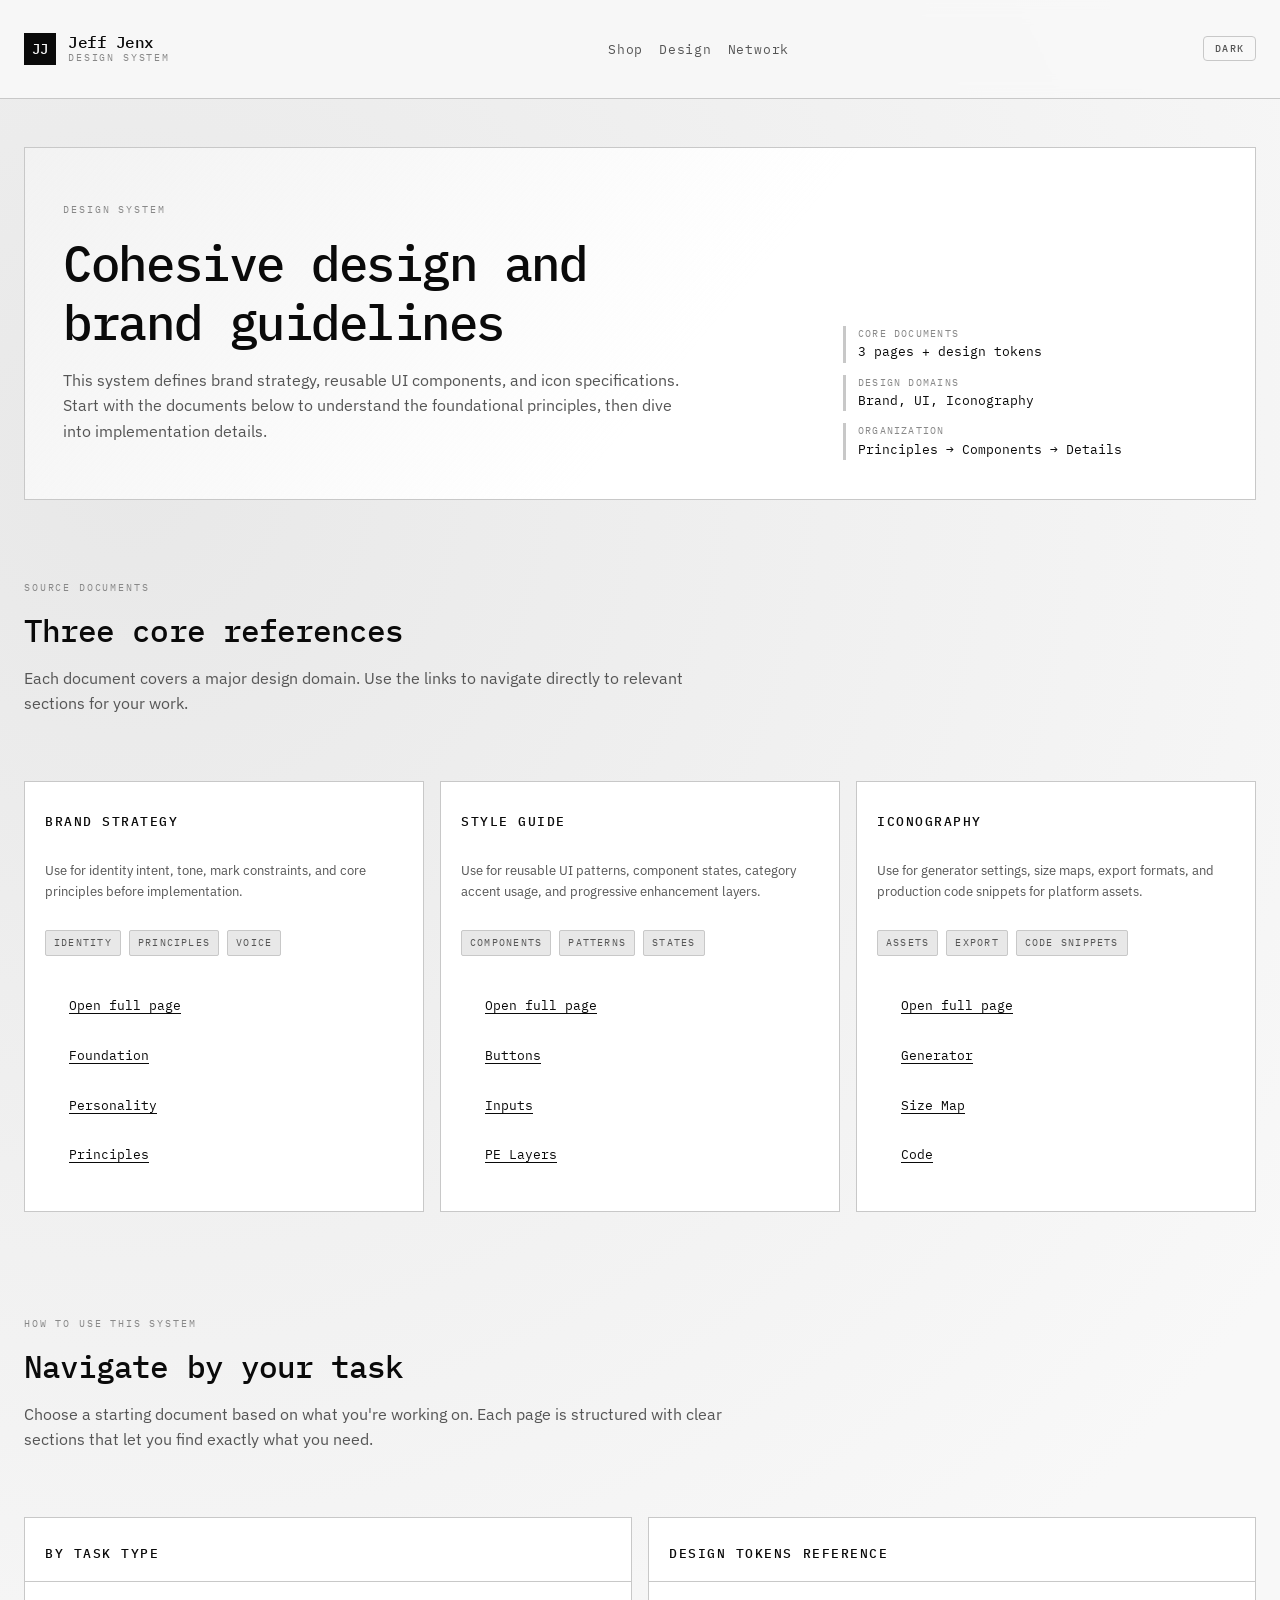
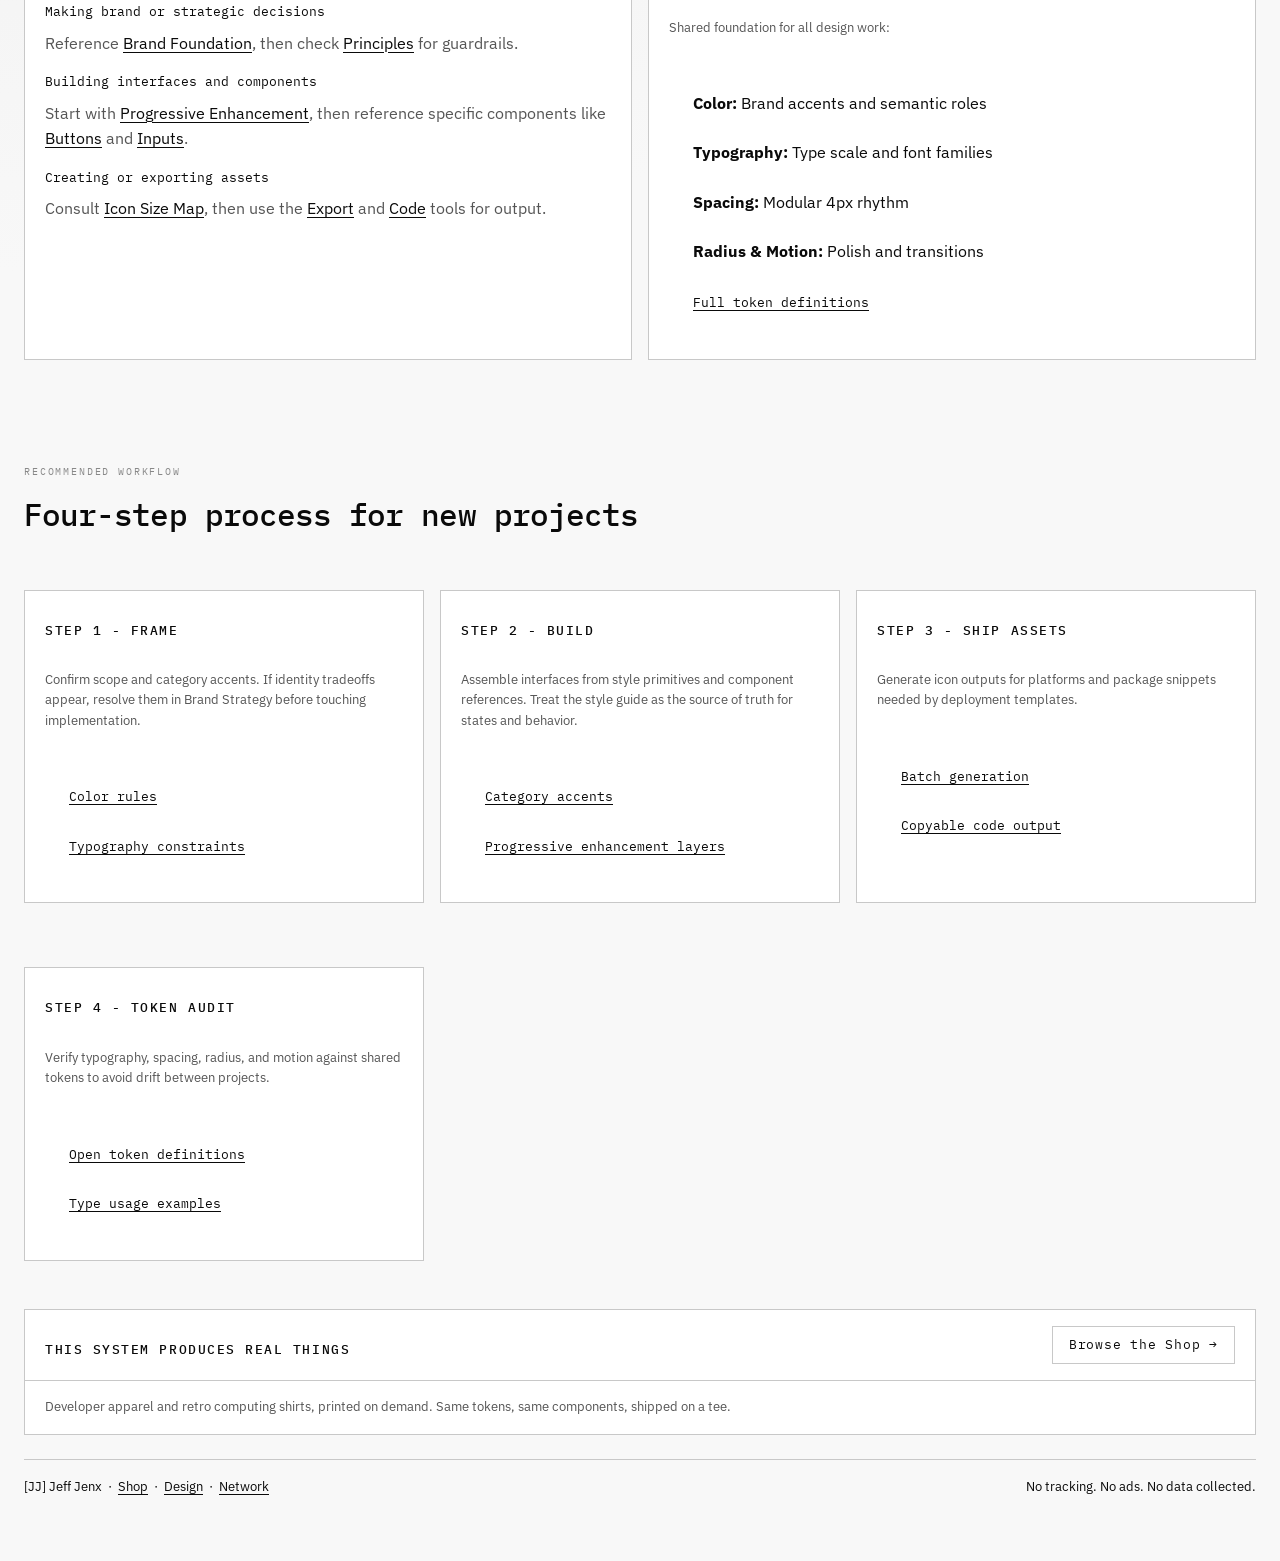
<file: index.html>
<!DOCTYPE html>
<html lang="en">
<head>
<meta charset="UTF-8">
<meta name="viewport" content="width=device-width, initial-scale=1.0">
<title>Jeff Jenx · Design System</title>
<meta name="description" content="The Jeff Jenx design system — brand strategy, style guide, icon library, and design tokens for cohesive product design.">
<meta name="robots" content="index, follow">
<link rel="canonical" href="https://jeffjenx.design/">
<link rel="me" href="https://github.com/jeffjenx">
<link rel="me" href="https://x.com/jeff_jenx">
<meta name="author" content="Jeff Jenx">
<meta name="theme-color" content="#f8f8f8" media="(prefers-color-scheme: light)">
<meta name="theme-color" content="#1a1a1a" media="(prefers-color-scheme: dark)">
<script>/* anti-FOUC */(function(){var r=document.documentElement,s,ov;try{s=localStorage.getItem('jj-theme');ov=localStorage.getItem('jj-theme-override')==='true';}catch(e){}var sys=window.matchMedia&&window.matchMedia('(prefers-color-scheme:dark)').matches;r.setAttribute('data-theme',(ov&&s)?s:(sys?'dark':'light'));})();</script>
<meta property="og:type" content="website">
<meta property="og:url" content="https://jeffjenx.design/">
<meta property="og:title" content="Jeff Jenx · Design System">
<meta property="og:description" content="The Jeff Jenx design system — brand strategy, style guide, icon library, and design tokens for cohesive product design.">
<meta property="og:site_name" content="Jeff Jenx">
<meta property="og:image" content="https://www.jeffjenx.com/og-image.png">
<meta property="og:image:alt" content="Jeff Jenx Design System — Brand Strategy, Style Guide &amp; Design Tokens">
<meta property="og:image:width" content="1200">
<meta property="og:image:height" content="630">
<meta name="twitter:card" content="summary_large_image">
<meta name="twitter:site" content="@jeff_jenx">
<meta name="twitter:title" content="Jeff Jenx · Design System">
<meta name="twitter:description" content="The Jeff Jenx design system — brand strategy, style guide, icon library, and design tokens.">
<meta name="twitter:image" content="https://www.jeffjenx.com/og-image.png">
<meta name="twitter:image:alt" content="Jeff Jenx Design System — Brand Strategy, Style Guide &amp; Design Tokens">
<script type="application/ld+json">{"@context":"https://schema.org","@graph":[{"@type":"Organization","name":"Jeff Jenx","url":"https://www.jeffjenx.com","sameAs":["https://www.jeffjenx.com","https://jeffjenx.net","https://github.com/jeffjenx","https://x.com/jeff_jenx"]},{"@type":"WebSite","name":"Jeff Jenx Design System","url":"https://jeffjenx.design/","description":"The Jeff Jenx design system — brand strategy, style guide, icon library, and design tokens for cohesive product design."}]}</script>
<link rel="preconnect" href="https://fonts.googleapis.com">
<link rel="preconnect" href="https://fonts.gstatic.com" crossorigin>
<link href="https://fonts.googleapis.com/css2?family=IBM+Plex+Mono:wght@400;500&family=IBM+Plex+Sans:wght@400;500&display=swap" rel="stylesheet">
<link rel="stylesheet" href="jeffjenx-tokens.css">
<link rel="icon" href="/favicon.ico" sizes="any">
<link rel="icon" type="image/png" sizes="32x32" href="/icons/jeffjenx-icon-light-32x32.png" media="(prefers-color-scheme: light)">
<link rel="icon" type="image/png" sizes="32x32" href="/icons/jeffjenx-icon-dark-32x32.png" media="(prefers-color-scheme: dark)">
<link rel="apple-touch-icon" sizes="180x180" href="/icons/jeffjenx-icon-light-180x180.png">

<style>
@layer base {
  *, *::before, *::after { box-sizing: border-box; margin: 0; padding: 0; }

  html {
    font-size: 16px;
    background: radial-gradient(circle at 10% 15%, var(--jj-bg-sunken) 0%, var(--jj-bg) 48%) no-repeat,
                linear-gradient(180deg, var(--jj-bg) 0%, var(--jj-bg-raised) 100%);
    color: var(--jj-fg);
    font-family: var(--jj-font-sans);
    -webkit-text-size-adjust: 100%;
    scroll-padding-top: 5rem;
  }

  body {
    min-height: 100vh;
    line-height: var(--jj-leading-normal);
  }

  a {
    color: var(--jj-accent, var(--jj-fg));
    text-decoration-thickness: 1px;
    text-underline-offset: 3px;
  }

  a:hover {
    opacity: 0.82;
  }

  code, pre {
    font-family: var(--jj-font-mono);
  }

  hr {
    border: none;
    border-top: 1px solid var(--jj-border-color);
  }

  [data-theme="light"] ::selection {
    color: var(--jj-accent-dark);
    background: var(--jj-accent-light);
  }

  [data-theme="dark"] ::selection {
    color: var(--jj-accent-light);
    background: var(--jj-accent-dark);
  }
}

@layer layout {
  .idx-nav {
    position: sticky;
    top: 0;
    z-index: var(--jj-z-raised);
    backdrop-filter: blur(10px);
    background: var(--jj-bg);
    background: color-mix(in srgb, var(--jj-bg) 92%, transparent);
    border-bottom: 1px solid var(--jj-border-color);
    padding: var(--jj-space-3) var(--jj-space-6);
    display: flex;
    align-items: center;
    justify-content: space-between;
    gap: var(--jj-space-4);
    flex-wrap: nowrap;
  }

  .idx-wrap {
    max-width: var(--jj-width-full);
    margin: 0 auto;
    padding: 0 var(--jj-space-6);
  }

  .idx-main {
    padding: var(--jj-space-12) 0 var(--jj-space-16);
    display: flex;
    flex-direction: column;
    gap: var(--jj-space-16);
  }

  .idx-nav-links {
    list-style: none;
    display: flex;
    align-items: center;
    gap: var(--jj-space-4);
    flex-wrap: wrap;
  }

  .idx-section {
    display: flex;
    flex-direction: column;
    gap: var(--jj-space-6);
  }

  .idx-grid-3 {
    display: grid;
    grid-template-columns: repeat(auto-fit, minmax(250px, 1fr));
    gap: var(--jj-space-4);
  }

  .idx-grid-2 {
    display: grid;
    grid-template-columns: repeat(auto-fit, minmax(320px, 1fr));
    gap: var(--jj-space-4);
  }

  .idx-band {
    border: 1px solid var(--jj-border-color);
    border-radius: 0;
    overflow: hidden;
    background: var(--jj-bg-raised);
  }

  .idx-band-head {
    padding: var(--jj-space-4) var(--jj-space-5);
    border-bottom: 1px solid var(--jj-border-color);
  }

  .idx-band-body {
    padding: var(--jj-space-5);
    display: grid;
    gap: var(--jj-space-3);
  }

  .idx-footer {
    display: flex;
    flex-wrap: wrap;
    justify-content: space-between;
    gap: var(--jj-space-3);
    border-top: 1px solid var(--jj-border-color);
    padding-top: var(--jj-space-4);
  }

  @media (max-width: 720px) {
    .idx-nav {
      padding-left: var(--jj-space-4);
      padding-right: var(--jj-space-4);
    }

    .idx-wrap {
      padding-left: var(--jj-space-4);
      padding-right: var(--jj-space-4);
    }
  }

  @media (max-width: 520px) {
    .idx-nav-links { display: none; }
  }
}

@layer components {
  .jj-mark {
    display: inline-flex;
    align-items: center;
    justify-content: center;
    width: var(--jj-width-mark-sm);
    height: var(--jj-width-mark-sm);
    font-size: 14px;
    border-radius: var(--jj-radius-0);
    background: var(--jj-fg);
    color: var(--jj-bg);
    font-family: var(--jj-font-mono);
    font-weight: var(--jj-weight-medium);
    letter-spacing: var(--jj-tracking-tight);
    line-height: 1;
    flex-shrink: 0;
  }

  .jj-lockup {
    text-decoration: none;
    display: inline-flex;
    align-items: center;
    gap: var(--jj-space-3);
  }

  .jj-lockup-text {
    display: flex;
    flex-direction: column;
    line-height: 1.1;
  }

  .jj-lockup-name {
    font-family: var(--jj-font-mono);
    font-size: var(--jj-text-base);
    font-weight: var(--jj-weight-medium);
    letter-spacing: var(--jj-tracking-tight);
    line-height: 1.1;
    color: var(--jj-fg);
  }

  .jj-lockup-sub {
    font-family: var(--jj-font-mono);
    font-size: var(--jj-text-xs);
    text-transform: uppercase;
    letter-spacing: var(--jj-tracking-widest);
    color: var(--jj-fg-subtle);
  }

  .jj-nav-link {
    font-family: var(--jj-font-mono);
    font-size: var(--jj-text-sm);
    color: var(--jj-fg-muted);
    text-decoration: none;
    letter-spacing: var(--jj-tracking-wide);
    border-bottom: 2px solid transparent;
    padding: var(--jj-space-1) 0;
  }

  .jj-nav-link:hover {
    color: var(--jj-fg);
    border-bottom-color: var(--jj-fg);
    opacity: 1;
  }

  .jj-btn {
    display: inline-flex;
    align-items: center;
    justify-content: center;
    border: 1px solid var(--jj-border-color);
    background: var(--jj-bg-raised);
    color: var(--jj-fg);
    border-radius: var(--jj-radius-md);
    padding: var(--jj-space-2) var(--jj-space-4);
    font-family: var(--jj-font-mono);
    font-size: var(--jj-text-sm);
    letter-spacing: var(--jj-tracking-wide);
    text-decoration: none;
    cursor: pointer;
  }

  .jj-btn:hover {
    border-color: var(--jj-fg);
    opacity: 1;
  }

  #theme-toggle {
    font-family: var(--jj-font-mono);
    font-size: var(--jj-text-xs);
    letter-spacing: var(--jj-tracking-wider);
    text-transform: uppercase;
    background: none;
    border: 1px solid var(--jj-border-color);
    color: var(--jj-fg-muted);
    padding: 5px 11px;
    cursor: pointer;
  }

  #theme-toggle:hover { background: var(--jj-bg-sunken); color: var(--jj-fg); }

  .idx-hero {
    border: 1px solid var(--jj-border-color);
    border-radius: 0;
    overflow: hidden;
    background:
      linear-gradient(130deg, color-mix(in srgb, var(--jj-accent-light) 55%, transparent) 0%, transparent 55%),
      linear-gradient(0deg, var(--jj-bg-raised), var(--jj-bg-raised));
  }

  .idx-hero-inner {
    padding: clamp(1.25rem, 3vw, 3rem);
    display: grid;
    grid-template-columns: minmax(0, 2fr) minmax(0, 1fr);
    gap: var(--jj-space-8);
    align-items: end;
  }

  .idx-kicker {
    font-family: var(--jj-font-mono);
    font-size: var(--jj-text-xs);
    text-transform: uppercase;
    letter-spacing: var(--jj-tracking-widest);
    color: var(--jj-fg-subtle);
  }

  .idx-title {
    margin-top: var(--jj-space-2);
    font-family: var(--jj-font-mono);
    font-size: clamp(1.85rem, 4vw, 3.052rem);
    line-height: var(--jj-leading-tight);
    letter-spacing: var(--jj-tracking-tight);
    color: var(--jj-fg);
    max-width: 20ch;
  }

  .idx-lead {
    margin-top: var(--jj-space-4);
    max-width: 62ch;
    color: var(--jj-fg-muted);
    font-size: var(--jj-text-base);
  }

  .idx-hero-meta {
    display: flex;
    flex-direction: column;
    gap: var(--jj-space-3);
  }

  .idx-stat {
    border-left: 3px solid var(--jj-border-color);
    padding-left: var(--jj-space-3);
  }

  .idx-stat-label {
    font-family: var(--jj-font-mono);
    font-size: var(--jj-text-xs);
    letter-spacing: var(--jj-tracking-wider);
    text-transform: uppercase;
    color: var(--jj-fg-subtle);
  }

  .idx-stat-value {
    font-family: var(--jj-font-mono);
    font-size: var(--jj-text-sm);
    color: var(--jj-fg);
  }

  .idx-section-title {
    font-family: var(--jj-font-mono);
    font-size: var(--jj-text-xl);
    line-height: var(--jj-leading-tight);
    letter-spacing: var(--jj-tracking-tight);
    color: var(--jj-fg);
  }

  .idx-section-lead {
    max-width: 70ch;
    color: var(--jj-fg-muted);
  }

  .idx-card {
    border: 1px solid var(--jj-border-color);
    border-radius: 0;
    background: var(--jj-bg-raised);
    padding: var(--jj-space-5);
    display: flex;
    flex-direction: column;
    gap: var(--jj-space-3);
  }

  .idx-card-title {
    font-family: var(--jj-font-mono);
    font-size: var(--jj-text-sm);
    text-transform: uppercase;
    letter-spacing: var(--jj-tracking-wider);
    color: var(--jj-fg);
  }

  .idx-card-body {
    color: var(--jj-fg-muted);
    font-size: var(--jj-text-sm);
  }

  .idx-link-list {
    list-style: none;
    display: grid;
    gap: var(--jj-space-2);
  }

  .idx-link-list a {
    font-family: var(--jj-font-mono);
    font-size: var(--jj-text-sm);
  }

  .idx-pill-row {
    display: flex;
    flex-wrap: wrap;
    gap: var(--jj-space-2);
  }

  .idx-pill {
    font-family: var(--jj-font-mono);
    font-size: var(--jj-text-xs);
    letter-spacing: var(--jj-tracking-wider);
    text-transform: uppercase;
    border: 1px solid var(--jj-border-color);
    border-radius: var(--jj-radius-sm);
    background: var(--jj-bg-sunken);
    color: var(--jj-fg-muted);
    padding: var(--jj-space-1) var(--jj-space-2);
  }

  .idx-definition {
    display: grid;
    gap: var(--jj-space-2);
  }

  .idx-definition dt {
    font-family: var(--jj-font-mono);
    font-size: var(--jj-text-sm);
    color: var(--jj-fg);
  }

  .idx-definition dd {
    color: var(--jj-fg-muted);
    margin: 0 0 var(--jj-space-2);
  }

  .idx-inline-code {
    font-family: var(--jj-font-mono);
    font-size: var(--jj-text-sm);
    background: var(--jj-bg-sunken);
    border: 1px solid var(--jj-border-color);
    border-radius: var(--jj-radius-sm);
    padding: 0.1em 0.35em;
  }

  @media (max-width: 920px) {
    .idx-hero-inner {
      grid-template-columns: 1fr;
    }
  }
}

@layer motion {
  @media (prefers-reduced-motion: no-preference) {
    .idx-hero,
    .idx-card,
    .idx-band {
      animation: rise-in 420ms var(--jj-ease-out) both;
    }

    .idx-grid-3 .idx-card:nth-child(2),
    .idx-grid-2 .idx-card:nth-child(2) {
      animation-delay: 70ms;
    }

    .idx-grid-3 .idx-card:nth-child(3) {
      animation-delay: 120ms;
    }

    @keyframes rise-in {
      from {
        opacity: 0;
        transform: translateY(8px);
      }
      to {
        opacity: 1;
        transform: translateY(0);
      }
    }
  }
}
</style>

<script type="application/ld+json">
{
  "@context": "https://schema.org",
  "@type": "CollectionPage",
  "name": "Jeff Jenx Design System",
  "url": "https://jeffjenx.design/",
  "description": "Top-level index for brand strategy, style guide, and iconography documents.",
  "hasPart": [
    {
      "@type": "WebPage",
      "name": "Brand Strategy",
      "url": "https://jeffjenx.design/jeffjenx-brand-strategy.html"
    },
    {
      "@type": "WebPage",
      "name": "Style Guide",
      "url": "https://jeffjenx.design/jeffjenx-style-guide.html"
    },
    {
      "@type": "WebPage",
      "name": "Iconography",
      "url": "https://jeffjenx.design/jeffjenx-icons.html"
    }
  ]
}
</script>

<script type="application/json" id="system-index">
{
  "version": "1.0",
  "updated": "2026-05-27",
  "documents": [
    {
      "title": "Brand Strategy",
      "id": "brand",
      "file": "jeffjenx-brand-strategy.html",
      "sections": ["foundation", "personality", "mark", "fallback", "color", "typography", "principles"]
    },
    {
      "title": "Style Guide",
      "id": "ui",
      "file": "jeffjenx-style-guide.html",
      "sections": ["mark", "color", "type", "buttons", "inputs", "cards", "categories", "layers"]
    },
    {
      "title": "Iconography",
      "id": "icons",
      "file": "jeffjenx-icons.html",
      "sections": ["generator", "sizes", "export", "batch", "code"]
    }
  ],
  "tokens": {
    "file": "jeffjenx-tokens.css",
    "categories": ["color", "typography", "spacing", "radius", "motion"]
  }
}
</script>
</head>

<body>
<nav class="idx-nav" aria-label="Primary">
  <a href="index.html" class="jj-lockup" aria-label="Jeff Jenx design index">
    <span class="jj-mark" aria-hidden="true">JJ</span>
    <span class="jj-lockup-text">
      <span class="jj-lockup-name">Jeff Jenx</span>
      <span class="jj-lockup-sub">Design System</span>
    </span>
  </a>

  <ul class="idx-nav-links" role="list">
    <li><a href="https://jeffjenx.com"    class="jj-nav-link">Shop</a></li>
    <li><a href="https://jeffjenx.design" class="jj-nav-link" aria-current="page">Design</a></li>
    <li><a href="https://jeffjenx.net"    class="jj-nav-link">Network</a></li>
  </ul>

  <button id="theme-toggle" type="button" aria-label="Toggle dark mode">Dark</button>
</nav>

<main class="idx-wrap">
  <div class="idx-main">
    <section class="idx-hero" id="overview" aria-labelledby="overview-title">
      <div class="idx-hero-inner">
        <div>
          <p class="idx-kicker">Design System</p>
          <h1 class="idx-title" id="overview-title">Cohesive design and brand guidelines</h1>
          <p class="idx-lead">This system defines brand strategy, reusable UI components, and icon specifications. Start with the documents below to understand the foundational principles, then dive into implementation details.</p>
        </div>
        <aside class="idx-hero-meta" aria-label="System summary">
          <div class="idx-stat">
            <div class="idx-stat-label">Core Documents</div>
            <div class="idx-stat-value">3 pages + design tokens</div>
          </div>
          <div class="idx-stat">
            <div class="idx-stat-label">Design Domains</div>
            <div class="idx-stat-value">Brand, UI, Iconography</div>
          </div>
          <div class="idx-stat">
            <div class="idx-stat-label">Organization</div>
            <div class="idx-stat-value">Principles → Components → Details</div>
          </div>
        </aside>
      </div>
    </section>

    <section class="idx-section" id="documents" aria-labelledby="documents-title">
      <div>
        <p class="idx-kicker">Source Documents</p>
        <h2 class="idx-section-title" id="documents-title">Three core references</h2>
        <p class="idx-section-lead">Each document covers a major design domain. Use the links to navigate directly to relevant sections for your work.</p>
      </div>

      <div class="idx-grid-3">
        <article class="idx-card" data-domain="brand">
          <h3 class="idx-card-title">Brand Strategy</h3>
          <p class="idx-card-body">Use for identity intent, tone, mark constraints, and core principles before implementation.</p>
          <div class="idx-pill-row" aria-label="Topic tags">
            <span class="idx-pill">Identity</span>
            <span class="idx-pill">Principles</span>
            <span class="idx-pill">Voice</span>
          </div>
          <ul class="idx-link-list">
            <li><a href="jeffjenx-brand-strategy.html">Open full page</a></li>
            <li><a href="jeffjenx-brand-strategy.html#foundation">Foundation</a></li>
            <li><a href="jeffjenx-brand-strategy.html#personality">Personality</a></li>
            <li><a href="jeffjenx-brand-strategy.html#principles">Principles</a></li>
          </ul>
        </article>

        <article class="idx-card" data-domain="ui">
          <h3 class="idx-card-title">Style Guide</h3>
          <p class="idx-card-body">Use for reusable UI patterns, component states, category accent usage, and progressive enhancement layers.</p>
          <div class="idx-pill-row" aria-label="Topic tags">
            <span class="idx-pill">Components</span>
            <span class="idx-pill">Patterns</span>
            <span class="idx-pill">States</span>
          </div>
          <ul class="idx-link-list">
            <li><a href="jeffjenx-style-guide.html">Open full page</a></li>
            <li><a href="jeffjenx-style-guide.html#buttons">Buttons</a></li>
            <li><a href="jeffjenx-style-guide.html#inputs">Inputs</a></li>
            <li><a href="jeffjenx-style-guide.html#layers">PE Layers</a></li>
          </ul>
        </article>

        <article class="idx-card" data-domain="icons">
          <h3 class="idx-card-title">Iconography</h3>
          <p class="idx-card-body">Use for generator settings, size maps, export formats, and production code snippets for platform assets.</p>
          <div class="idx-pill-row" aria-label="Topic tags">
            <span class="idx-pill">Assets</span>
            <span class="idx-pill">Export</span>
            <span class="idx-pill">Code Snippets</span>
          </div>
          <ul class="idx-link-list">
            <li><a href="jeffjenx-icons.html">Open full page</a></li>
            <li><a href="jeffjenx-icons.html#generator">Generator</a></li>
            <li><a href="jeffjenx-icons.html#sizes">Size Map</a></li>
            <li><a href="jeffjenx-icons.html#code">Code</a></li>
          </ul>
        </article>
      </div>
    </section>

    <section class="idx-section" id="usage" aria-labelledby="usage-title">
      <div>
        <p class="idx-kicker">How to Use This System</p>
        <h2 class="idx-section-title" id="usage-title">Navigate by your task</h2>
        <p class="idx-section-lead">Choose a starting document based on what you're working on. Each page is structured with clear sections that let you find exactly what you need.</p>
      </div>

      <div class="idx-grid-2">
        <article class="idx-band">
          <div class="idx-band-head">
            <h3 class="idx-card-title">By Task Type</h3>
          </div>
          <dl class="idx-band-body idx-definition">
            <dt>Making brand or strategic decisions</dt>
            <dd>Reference <a href="jeffjenx-brand-strategy.html#foundation">Brand Foundation</a>, then check <a href="jeffjenx-brand-strategy.html#principles">Principles</a> for guardrails.</dd>
            <dt>Building interfaces and components</dt>
            <dd>Start with <a href="jeffjenx-style-guide.html#layers">Progressive Enhancement</a>, then reference specific components like <a href="jeffjenx-style-guide.html#buttons">Buttons</a> and <a href="jeffjenx-style-guide.html#inputs">Inputs</a>.</dd>
            <dt>Creating or exporting assets</dt>
            <dd>Consult <a href="jeffjenx-icons.html#sizes">Icon Size Map</a>, then use the <a href="jeffjenx-icons.html#export">Export</a> and <a href="jeffjenx-icons.html#code">Code</a> tools for output.</dd>
          </dl>
        </article>

        <article class="idx-band">
          <div class="idx-band-head">
            <h3 class="idx-card-title">Design Tokens Reference</h3>
          </div>
          <div class="idx-band-body">
            <p class="idx-card-body">Shared foundation for all design work:</p>
            <ul class="idx-link-list">
              <li><strong>Color:</strong> Brand accents and semantic roles</li>
              <li><strong>Typography:</strong> Type scale and font families</li>
              <li><strong>Spacing:</strong> Modular 4px rhythm</li>
              <li><strong>Radius & Motion:</strong> Polish and transitions</li>
              <li><a href="jeffjenx-tokens.css">Full token definitions</a></li>
            </ul>
          </div>
        </article>
      </div>
    </section>

    <section class="idx-section" id="workflow" aria-labelledby="workflow-title">
      <div>
        <p class="idx-kicker">Recommended Workflow</p>
        <h2 class="idx-section-title" id="workflow-title">Four-step process for new projects</h2>
      </div>

      <div class="idx-grid-2">
        <article class="idx-card">
          <h3 class="idx-card-title">Step 1 - Frame</h3>
          <p class="idx-card-body">Confirm scope and category accents. If identity tradeoffs appear, resolve them in Brand Strategy before touching implementation.</p>
          <ul class="idx-link-list">
            <li><a href="jeffjenx-brand-strategy.html#color">Color rules</a></li>
            <li><a href="jeffjenx-brand-strategy.html#typography">Typography constraints</a></li>
          </ul>
        </article>

        <article class="idx-card">
          <h3 class="idx-card-title">Step 2 - Build</h3>
          <p class="idx-card-body">Assemble interfaces from style primitives and component references. Treat the style guide as the source of truth for states and behavior.</p>
          <ul class="idx-link-list">
            <li><a href="jeffjenx-style-guide.html#categories">Category accents</a></li>
            <li><a href="jeffjenx-style-guide.html#layers">Progressive enhancement layers</a></li>
          </ul>
        </article>

        <article class="idx-card">
          <h3 class="idx-card-title">Step 3 - Ship Assets</h3>
          <p class="idx-card-body">Generate icon outputs for platforms and package snippets needed by deployment templates.</p>
          <ul class="idx-link-list">
            <li><a href="jeffjenx-icons.html#batch">Batch generation</a></li>
            <li><a href="jeffjenx-icons.html#code">Copyable code output</a></li>
          </ul>
        </article>

        <article class="idx-card">
          <h3 class="idx-card-title">Step 4 - Token Audit</h3>
          <p class="idx-card-body">Verify typography, spacing, radius, and motion against shared tokens to avoid drift between projects.</p>
          <ul class="idx-link-list">
            <li><a href="jeffjenx-tokens.css">Open token definitions</a></li>
            <li><a href="jeffjenx-style-guide.html#type">Type usage examples</a></li>
          </ul>
        </article>
      </div>

      <div class="idx-band" style="border-color:var(--jj-border-color)">
        <div class="idx-band-head" style="display:flex;align-items:center;justify-content:space-between;flex-wrap:wrap;gap:var(--jj-space-3)">
          <h3 class="idx-card-title">This system produces real things</h3>
          <a href="https://www.jeffjenx.com" class="jj-btn" style="white-space:nowrap;border-radius:0">Browse the Shop &rarr;</a>
        </div>
        <div class="idx-band-body" style="display:block;padding:var(--jj-space-4) var(--jj-space-5)">
          <p style="color:var(--jj-fg-muted);font-size:var(--jj-text-sm);margin:0">Developer apparel and retro computing shirts, printed on demand. Same tokens, same components, shipped on a tee.</p>
        </div>
      </div>

      <div class="idx-footer">
        <small>[JJ] Jeff Jenx &nbsp;&middot;&nbsp; <a href="https://jeffjenx.com">Shop</a> &nbsp;&middot;&nbsp; <a href="https://jeffjenx.design" aria-current="page">Design</a> &nbsp;&middot;&nbsp; <a href="https://jeffjenx.net">Network</a></small>
        <small>No tracking. No ads. No data collected.</small>
      </div>
    </section>
  </div>
</main>

<script>
(() => {
  const root = document.documentElement;
  const toggle = document.getElementById("theme-toggle");
  
  // Detect system preference
  const systemPreference = window.matchMedia("(prefers-color-scheme: dark)").matches ? "dark" : "light";
  
  // Check if user has manually overridden theme
  const savedTheme = localStorage.getItem("jj-theme");
  const hasUserOverride = localStorage.getItem("jj-theme-override") === "true";
  
  // Determine initial theme to apply
  let currentTheme = hasUserOverride && savedTheme ? savedTheme : systemPreference;
  
  // Apply initial theme
  root.setAttribute("data-theme", currentTheme);
  toggle.textContent = currentTheme === "dark" ? "Light" : "Dark";
  
  // Handle manual theme toggle (user override)
  toggle.addEventListener("click", () => {
    const next = root.getAttribute("data-theme") === "dark" ? "light" : "dark";
    root.setAttribute("data-theme", next);
    localStorage.setItem("jj-theme", next);
    localStorage.setItem("jj-theme-override", "true");
    toggle.textContent = next === "dark" ? "Light" : "Dark";
  });
  
  // Listen for system preference changes (respects user override if set)
  window.matchMedia("(prefers-color-scheme: dark)").addEventListener("change", (e) => {
    if (!localStorage.getItem("jj-theme-override")) {
      const newTheme = e.matches ? "dark" : "light";
      root.setAttribute("data-theme", newTheme);
      toggle.textContent = newTheme === "dark" ? "Light" : "Dark";
    }
  });
})();
</script>
</body>
</html>
</file>
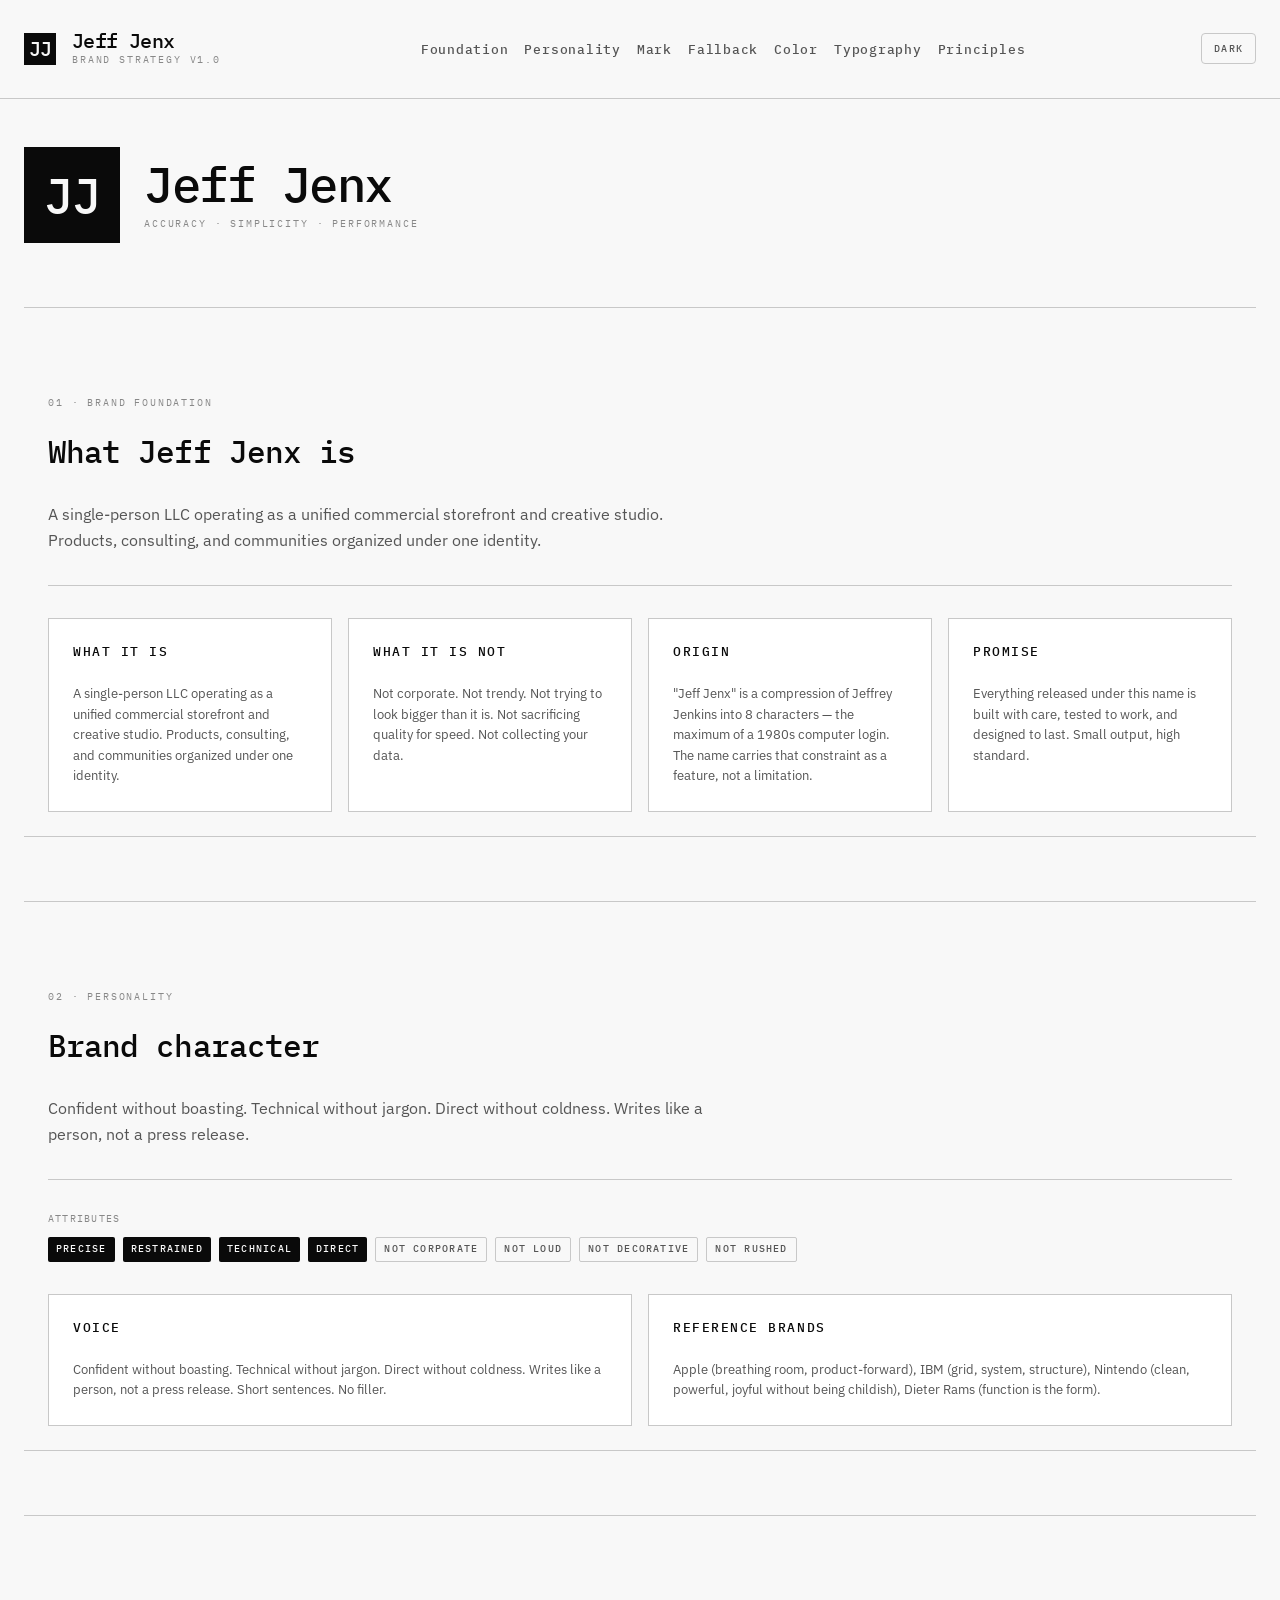
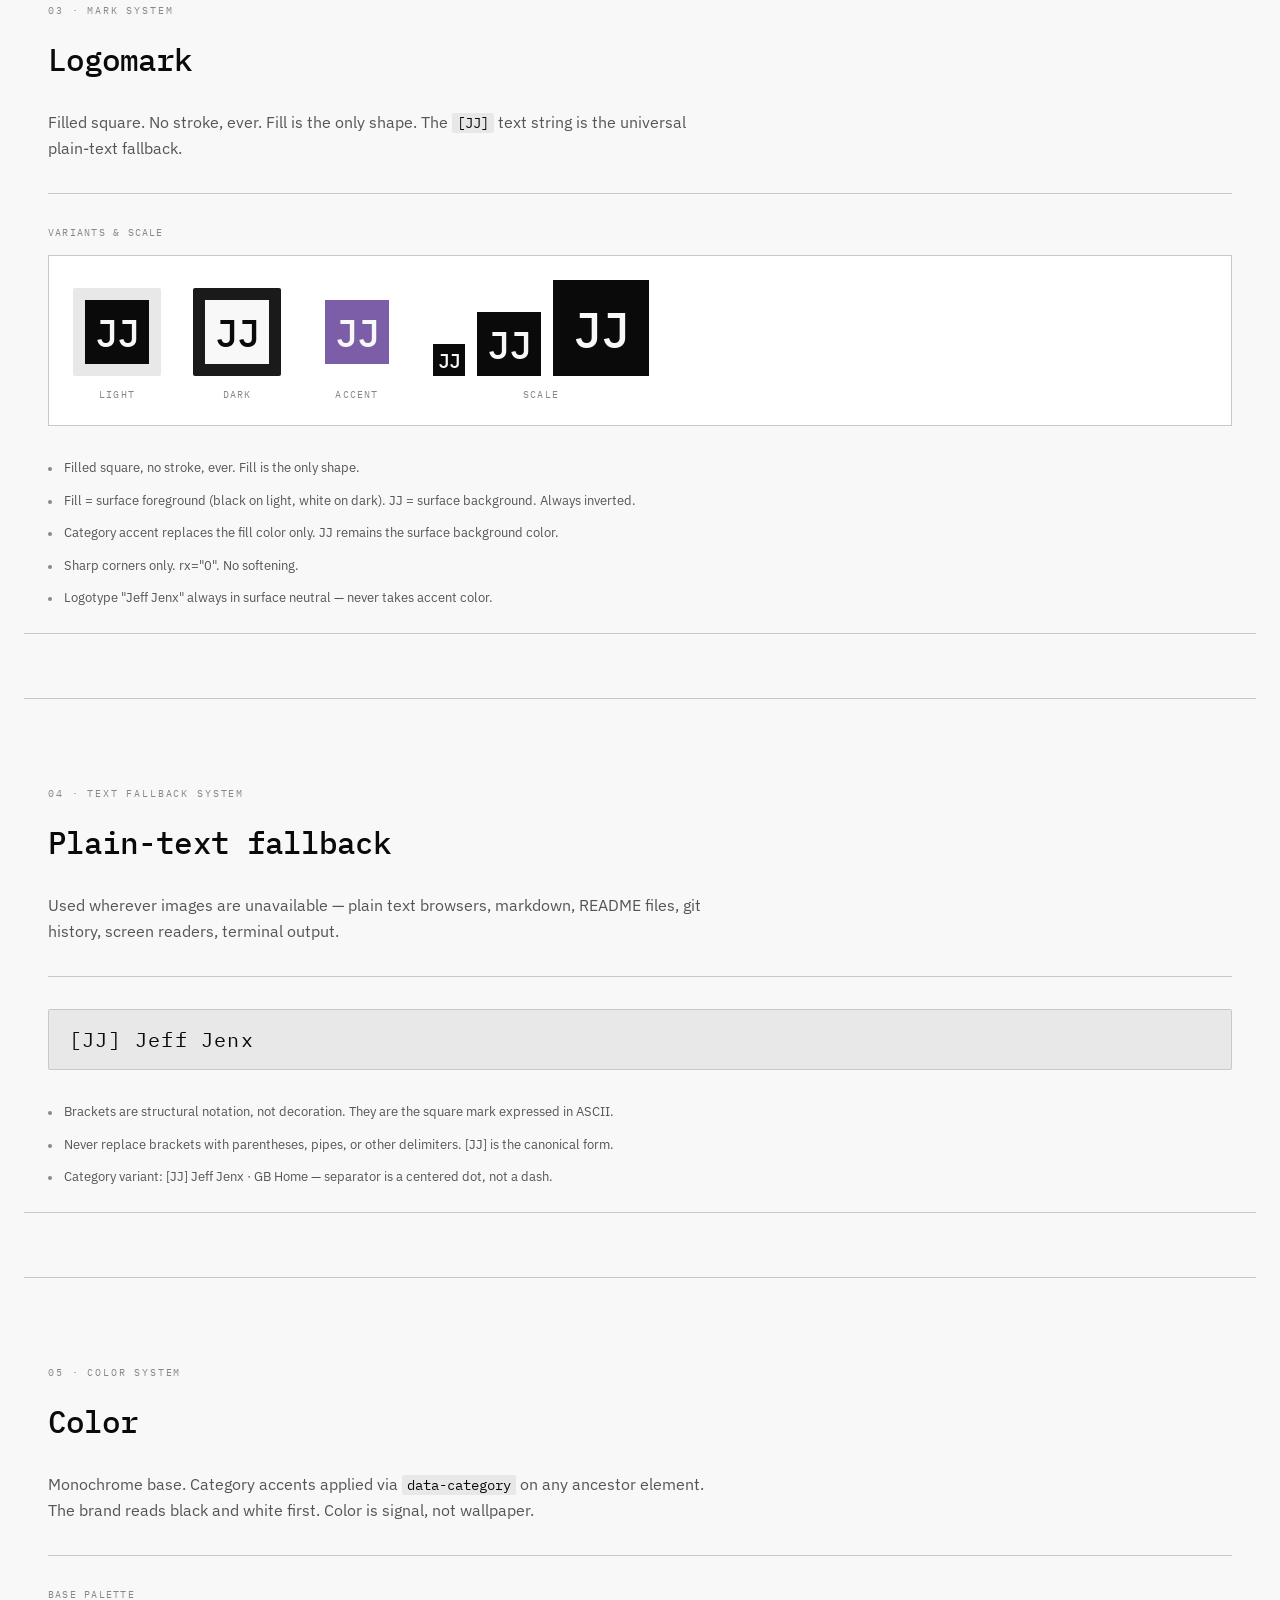
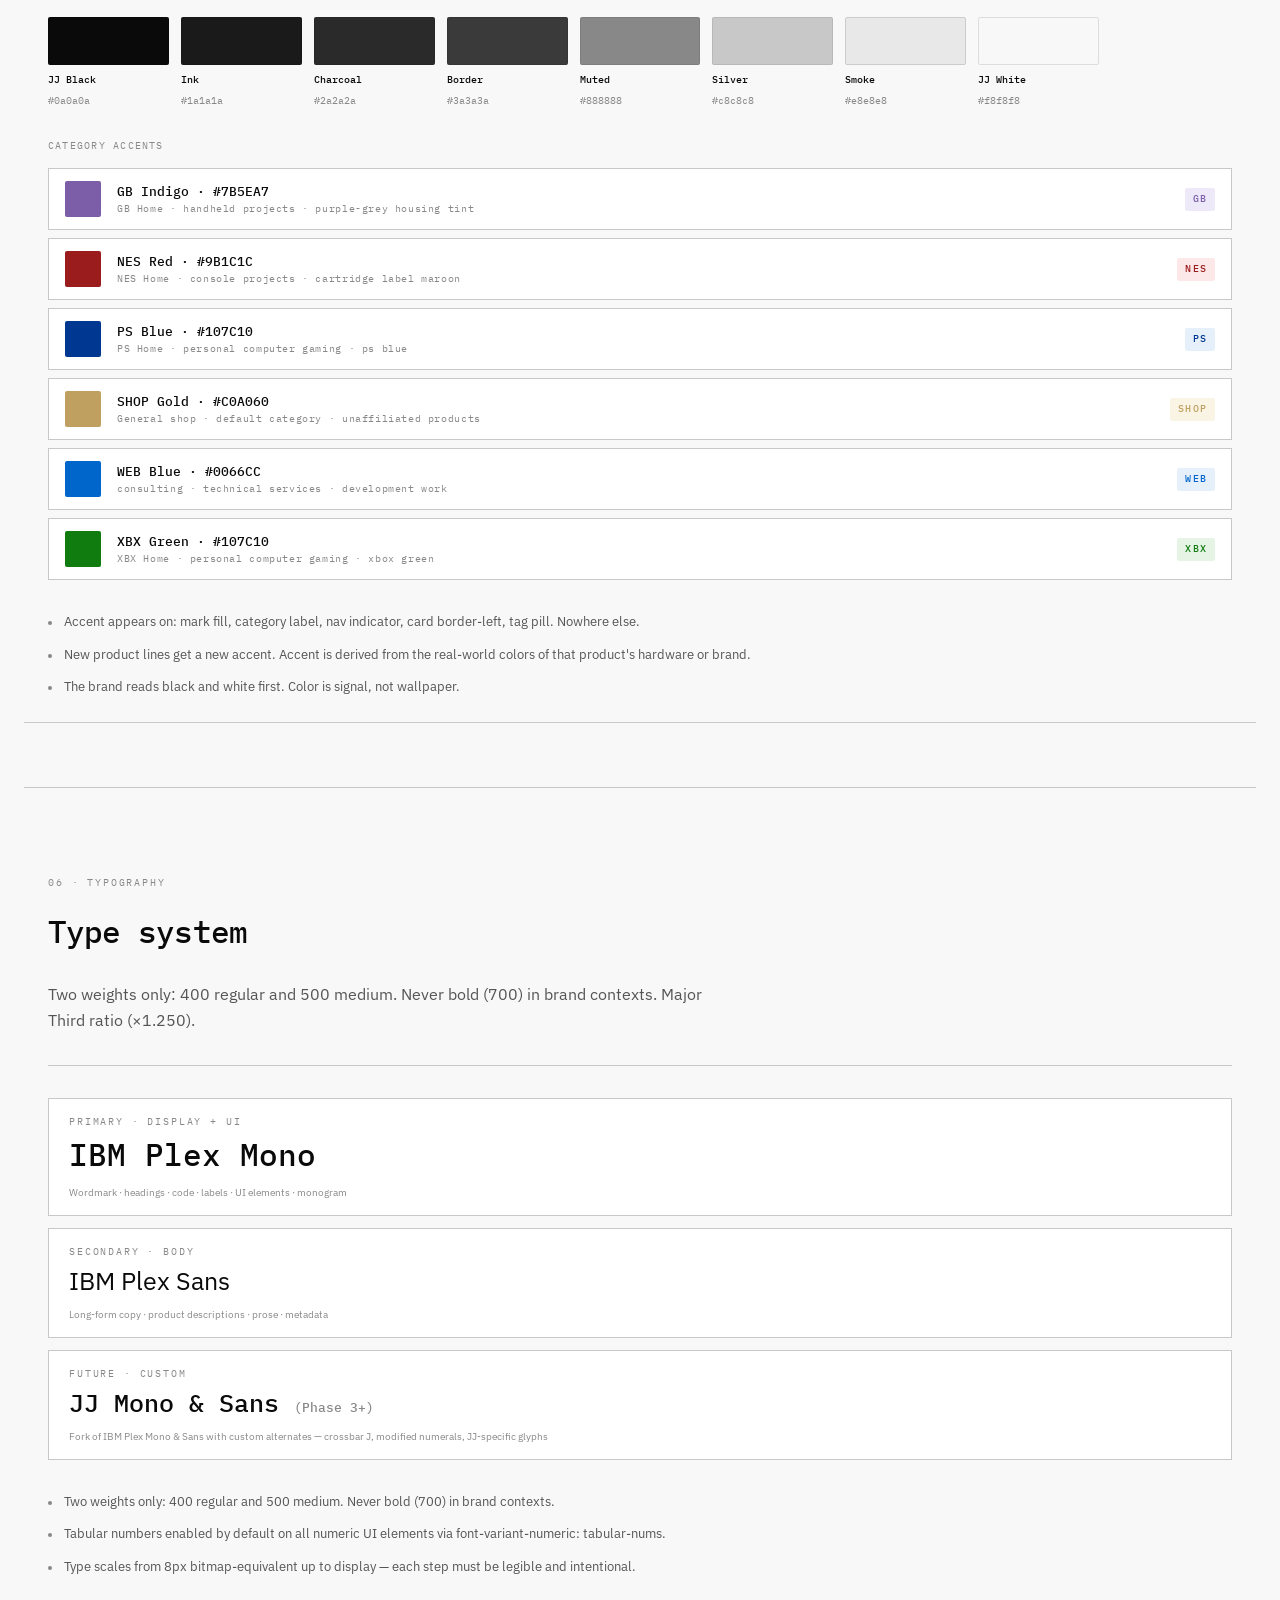
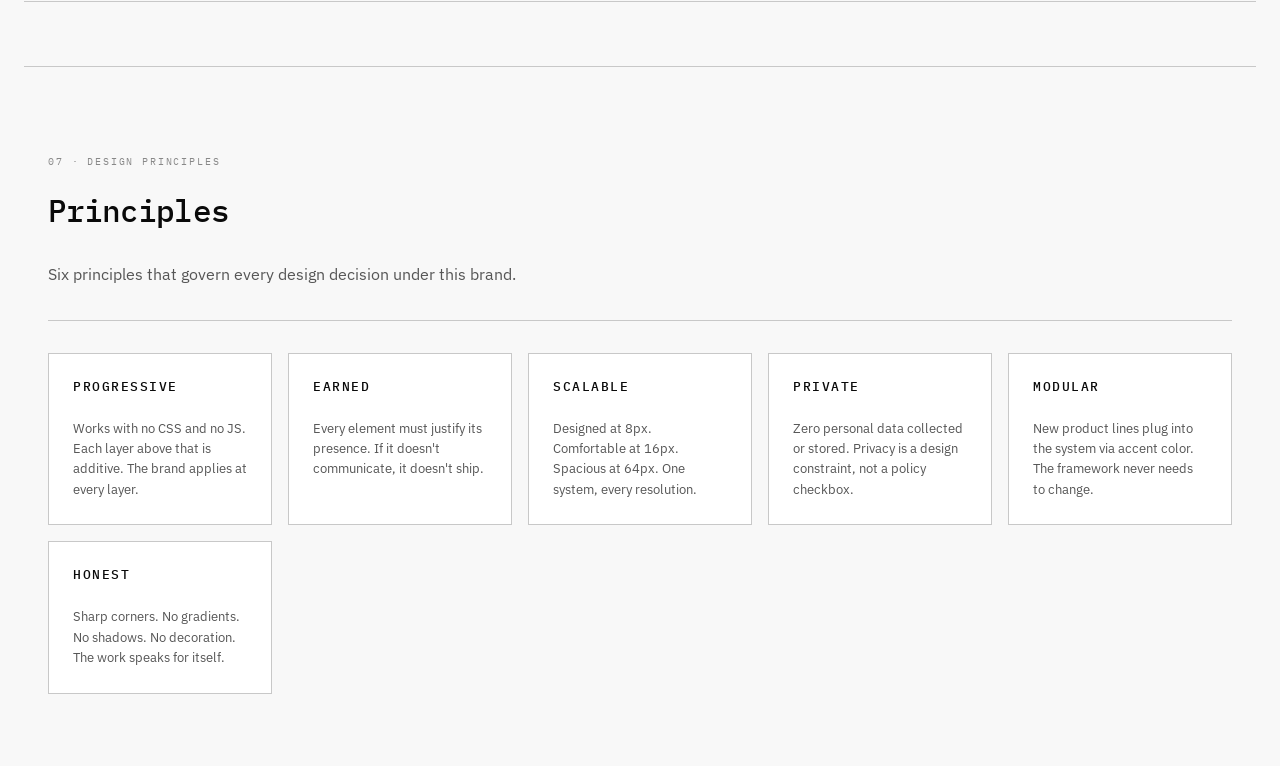
<file: jeffjenx-brand-strategy.html>
<!DOCTYPE html>
<html lang="en">
<head>
<meta charset="UTF-8">
<meta name="viewport" content="width=device-width, initial-scale=1.0">
<meta name="theme-color" content="#f8f8f8" media="(prefers-color-scheme: light)">
<meta name="theme-color" content="#1a1a1a" media="(prefers-color-scheme: dark)">
<script>/* anti-FOUC */(function(){var r=document.documentElement,s,ov;try{s=localStorage.getItem('jj-theme');ov=localStorage.getItem('jj-theme-override')==='true';}catch(e){}var sys=window.matchMedia&&window.matchMedia('(prefers-color-scheme:dark)').matches;r.setAttribute('data-theme',(ov&&s)?s:(sys?'dark':'light'));})();</script>
<meta name="description" content="Jeff Jenx brand foundation, personality, mark system, color, and design principles.">
<meta name="robots" content="index, follow">
<link rel="canonical" href="https://jeffjenx.design/jeffjenx-brand-strategy.html">
<meta property="og:type" content="website">
<meta property="og:url" content="https://jeffjenx.design/jeffjenx-brand-strategy.html">
<meta property="og:title" content="Jeff Jenx · Brand Strategy">
<meta property="og:description" content="Jeff Jenx brand foundation, personality, mark system, color, and design principles.">
<meta property="og:site_name" content="Jeff Jenx">
<meta property="og:image" content="https://www.jeffjenx.com/og-image.png">
<meta property="og:image:alt" content="Jeff Jenx Brand Strategy — Identity, Mark System, and Design Principles">
<meta name="twitter:card" content="summary_large_image">
<meta name="twitter:site" content="@jeff_jenx">
<meta name="twitter:title" content="Jeff Jenx · Brand Strategy">
<meta name="twitter:description" content="Jeff Jenx brand foundation, personality, mark system, color, and design principles.">
<meta name="twitter:image" content="https://www.jeffjenx.com/og-image.png">
<link rel="preconnect" href="https://fonts.googleapis.com">
<link rel="preconnect" href="https://fonts.gstatic.com" crossorigin>
<link href="https://fonts.googleapis.com/css2?family=IBM+Plex+Mono:wght@400;500&family=IBM+Plex+Sans:wght@400;500&display=swap" rel="stylesheet">
<link rel="stylesheet" href="jeffjenx-tokens.css">
<link rel="icon" href="/favicon.ico" sizes="any">
<link rel="icon" type="image/png" sizes="32x32" href="/icons/jeffjenx-icon-light-32x32.png" media="(prefers-color-scheme: light)">
<link rel="icon" type="image/png" sizes="32x32" href="/icons/jeffjenx-icon-dark-32x32.png" media="(prefers-color-scheme: dark)">
<link rel="apple-touch-icon" sizes="180x180" href="/icons/jeffjenx-icon-light-180x180.png">
<link rel="me" href="https://github.com/jeffjenx">
<link rel="me" href="https://x.com/jeff_jenx">

<style>
@layer base {
  *, *::before, *::after { box-sizing: border-box; margin: 0; padding: 0; }
  html {
    font-size: 16px;
    background: var(--jj-bg);
    color: var(--jj-fg);
    cursor: default;
    font-family: var(--jj-font-sans);
    scroll-padding-top: 4rem; /* 64px - safe ceiling for the nav bar */
    -webkit-text-size-adjust: 100%;
  }
  body { min-height: 100vh; }
  img, svg { display: block; max-width: 100%; }
  a { color: var(--jj-accent, var(--jj-fg)); text-underline-offset: 3px; }
  a:hover { opacity: 0.75; }
}

@layer type {
  [data-theme="light"] ::selection {
    color: var(--jj-accent-dark);
    background: var(--jj-accent-light);
  }

  [data-theme="dark"] ::selection {
    color: var(--jj-accent-light);
    background: var(--jj-accent-dark);
  }
}

@layer layout {
  .bs-nav {
    position: sticky;
    top: 0;
    z-index: var(--jj-z-raised);
    background: var(--jj-bg);
    border-bottom: 1px solid var(--jj-border-color);
    padding: var(--jj-space-3) var(--jj-space-6);
    display: flex;
    align-items: center;
    justify-content: space-between;
    gap: var(--jj-space-4);
    flex-wrap: nowrap;
  }
  .bs-nav-links {
    display: flex;
    gap: var(--jj-space-4);
    list-style: none;
  }
  .bs-wrap {
    max-width: var(--jj-width-full);
    margin: 0 auto;
    padding: 0 var(--jj-space-6);
  }
  .bs-main {
    padding: var(--jj-space-12) 0;
    display: flex;
    flex-direction: column;
    gap: var(--jj-space-16);
  }
  .bs-section {
    display: flex;
    flex-direction: column;
    gap: var(--jj-space-8);
  }
  .bs-section-header {
    border-bottom: 1px solid var(--jj-border-color);
    padding-bottom: var(--jj-space-4);
    display: flex;
    flex-direction: column;
    gap: var(--jj-space-2);
  }
  .bs-grid-2 {
    display: grid;
    grid-template-columns: repeat(auto-fit, minmax(280px, 1fr));
    gap: var(--jj-space-4);
  }
  .bs-grid-3 {
    display: grid;
    grid-template-columns: repeat(auto-fit, minmax(200px, 1fr));
    gap: var(--jj-space-4);
  }
  .bs-row {
    display: flex;
    flex-wrap: wrap;
    gap: var(--jj-space-3);
    align-items: flex-start;
  }
  .bs-col {
    display: flex;
    flex-direction: column;
    gap: var(--jj-space-3);
  }
}

@layer enhanced {
  .jj-nav-link {
    font-family: var(--jj-font-mono);
    font-size: var(--jj-text-sm);
    font-weight: var(--jj-weight-medium);
    letter-spacing: var(--jj-tracking-wide);
    color: var(--jj-fg-muted);
    text-decoration: none;
    padding: var(--jj-space-1) 0;
    border-bottom: 2px solid transparent;
    transition: color 80ms, border-color 80ms;
  }
  .jj-nav-link:hover {
    color: var(--jj-fg);
    border-bottom-color: var(--jj-fg);
    opacity: 1;
  }

  .bs-layer-badge {
    font-family: var(--jj-font-mono);
    font-size: var(--jj-text-xs);
    letter-spacing: var(--jj-tracking-widest);
    text-transform: uppercase;
    color: var(--jj-fg-subtle);
  }

  .bs-section-title {
    font-family: var(--jj-font-mono);
    font-size: var(--jj-text-xl);
    font-weight: var(--jj-weight-medium);
    letter-spacing: var(--jj-tracking-tight);
    color: var(--jj-fg);
    line-height: var(--jj-leading-tight);
  }

  .bs-lead {
    font-family: var(--jj-font-sans);
    font-size: var(--jj-text-base);
    line-height: var(--jj-leading-normal);
    color: var(--jj-fg-muted);
    max-width: 68ch;
  }

  .bs-card {
    background: var(--jj-bg-raised);
    border: 1px solid var(--jj-border-color);
    border-radius: 0;
    padding: var(--jj-space-6);
    display: flex;
    flex-direction: column;
    gap: var(--jj-space-3);
  }

  .bs-card-title {
    font-family: var(--jj-font-mono);
    font-size: var(--jj-text-sm);
    font-weight: var(--jj-weight-medium);
    letter-spacing: var(--jj-tracking-wider);
    text-transform: uppercase;
    color: var(--jj-fg);
  }

  .bs-card-body {
    font-family: var(--jj-font-sans);
    font-size: var(--jj-text-sm);
    line-height: var(--jj-leading-normal);
    color: var(--jj-fg-muted);
  }

  .bs-pill-row {
    display: flex;
    gap: var(--jj-space-2);
    flex-wrap: wrap;
  }

  .jj-tag {
    display: inline-flex;
    align-items: center;
    padding: var(--jj-space-1) var(--jj-space-2);
    font-family: var(--jj-font-mono);
    font-size: var(--jj-text-xs);
    font-weight: var(--jj-weight-medium);
    letter-spacing: var(--jj-tracking-wider);
    text-transform: uppercase;
    border-radius: var(--jj-radius-sm);
    line-height: 1.4;
    white-space: nowrap;
  }
  .jj-tag--default { background: var(--jj-bg-sunken); color: var(--jj-fg-muted); }
  .jj-tag--accent  { background: var(--jj-accent-light, var(--jj-bg-sunken)); color: var(--jj-accent, var(--jj-fg)); }
  .jj-tag--solid   { background: var(--jj-fg); color: var(--jj-bg); }
  .jj-tag--outline { background: transparent; color: var(--jj-fg-muted); border: 1px solid var(--jj-border-color); }

  .bs-mark-surface {
    background: var(--jj-bg-raised);
    border: 1px solid var(--jj-border-color);
    border-radius: 0;
    padding: var(--jj-space-6);
    display: flex;
    gap: var(--jj-space-8);
    flex-wrap: wrap;
    align-items: flex-end;
  }

  .bs-mark-item {
    display: flex;
    flex-direction: column;
    align-items: center;
    gap: var(--jj-space-3);
  }

  .bs-mark-caption {
    font-family: var(--jj-font-mono);
    font-size: var(--jj-text-xs);
    letter-spacing: var(--jj-tracking-wider);
    text-transform: uppercase;
    color: var(--jj-fg-subtle);
  }

  .bs-light-pad,
  .bs-dark-pad,
  .bs-accent-pad {
    border-radius: var(--jj-radius-sm);
    padding: var(--jj-space-3);
    display: inline-flex;
  }

  .bs-light-pad {
    background: var(--jj-smoke);
  }

  .bs-dark-pad {
    background: var(--jj-ink);
  }

  .bs-accent-pad {
    background: transparent;
  }

  .bs-rule-list {
    display: flex;
    flex-direction: column;
    gap: var(--jj-space-3);
  }

  .bs-rule {
    display: flex;
    gap: var(--jj-space-3);
    align-items: flex-start;
  }

  .bs-rule::before {
    content: '';
    width: 4px;
    height: 4px;
    border-radius: 50%;
    background: var(--jj-fg-subtle);
    flex-shrink: 0;
    margin-top: 9px;
  }

  .bs-rule-text {
    font-family: var(--jj-font-sans);
    font-size: var(--jj-text-sm);
    line-height: var(--jj-leading-normal);
    color: var(--jj-fg-muted);
  }

  .bs-fallback-box {
    background: var(--jj-bg-sunken);
    border: 1px solid var(--jj-border-color);
    border-radius: var(--jj-radius-sm);
    padding: var(--jj-space-4) var(--jj-space-5);
    font-family: var(--jj-font-mono);
    font-size: var(--jj-text-md);
    color: var(--jj-fg);
    letter-spacing: var(--jj-tracking-wide);
  }

  .bs-swatch-grid {
    display: grid;
    grid-template-columns: repeat(auto-fill, minmax(120px, 1fr));
    gap: var(--jj-space-3);
  }

  .jj-swatch { display: flex; flex-direction: column; gap: var(--jj-space-2); }
  .jj-swatch-block { height: 48px; border-radius: var(--jj-radius-sm); border: 1px solid rgba(0,0,0,0.08); }
  .jj-swatch-name { font-family: var(--jj-font-mono); font-size: var(--jj-text-xs); font-weight: var(--jj-weight-medium); color: var(--jj-fg); }
  .jj-swatch-hex  { font-family: var(--jj-font-mono); font-size: var(--jj-text-xs); color: var(--jj-fg-subtle); }

  .bs-accent-list { display: flex; flex-direction: column; gap: var(--jj-space-2); }

  .bs-accent-item {
    display: flex;
    align-items: center;
    gap: var(--jj-space-4);
    background: var(--jj-bg-raised);
    border: 1px solid var(--jj-border-color);
    border-radius: 0;
    padding: var(--jj-space-3) var(--jj-space-4);
  }

  .bs-accent-block {
    width: 36px;
    height: 36px;
    border-radius: var(--jj-radius-sm);
    flex-shrink: 0;
  }

  .bs-accent-info { display: flex; flex-direction: column; gap: 2px; flex: 1; }

  .bs-accent-name {
    font-family: var(--jj-font-mono);
    font-size: var(--jj-text-sm);
    font-weight: var(--jj-weight-medium);
    color: var(--jj-fg);
  }

  .bs-accent-desc {
    font-family: var(--jj-font-mono);
    font-size: var(--jj-text-xs);
    color: var(--jj-fg-subtle);
    letter-spacing: var(--jj-tracking-wide);
  }

  .bs-type-list { display: flex; flex-direction: column; gap: var(--jj-space-3); }

  .bs-type-item {
    background: var(--jj-bg-raised);
    border: 1px solid var(--jj-border-color);
    border-radius: 0;
    padding: var(--jj-space-4) var(--jj-space-5);
    display: flex;
    flex-direction: column;
    gap: var(--jj-space-2);
  }

  .bs-type-role {
    font-family: var(--jj-font-mono);
    font-size: var(--jj-text-xs);
    letter-spacing: var(--jj-tracking-widest);
    text-transform: uppercase;
    color: var(--jj-fg-subtle);
  }

  .bs-type-desc {
    font-family: var(--jj-font-sans);
    font-size: var(--jj-text-xs);
    color: var(--jj-fg-subtle);
    margin-top: var(--jj-space-1);
  }

  .jj-divider { border: none; border-top: 1px solid var(--jj-border-color); }

  #theme-toggle {
    font-family: var(--jj-font-mono);
    font-size: var(--jj-text-xs);
    letter-spacing: var(--jj-tracking-wider);
    text-transform: uppercase;
    background: none;
    border: 1px solid var(--jj-border-color);
    color: var(--jj-fg-muted);
    padding: var(--jj-space-2) var(--jj-space-3);
    border-radius: var(--jj-radius-md);
    cursor: pointer;
  }
  #theme-toggle:hover { background: var(--jj-bg-sunken); }

  .bs-inline-code {
    font-family: var(--jj-font-mono);
    font-size: 0.875em;
    background: var(--jj-bg-sunken);
    padding: 1px 5px;
    border-radius: var(--jj-radius-sm);
    color: var(--jj-fg);
  }

  .bs-lockup {
    display: inline-flex;
    align-items: center;
    gap: var(--jj-space-4);
    text-decoration: none;
    color: inherit;
  }
  .bs-lockup-text { display: flex; flex-direction: column; gap: 2px; }
  .bs-lockup-name {
    font-family: var(--jj-font-mono);
    font-weight: var(--jj-weight-medium);
    font-size: var(--jj-text-md);
    letter-spacing: var(--jj-tracking-tight);
    line-height: 1;
    color: var(--jj-fg);
  }
  .bs-lockup-sub {
    font-family: var(--jj-font-mono);
    font-size: var(--jj-text-xs);
    letter-spacing: var(--jj-tracking-widest);
    text-transform: uppercase;
    color: var(--jj-fg-subtle);
  }
}

@media (max-width: 520px) {
  .bs-nav-links { display: none; }
}
</style>
</head>
<body>

<nav class="bs-nav" aria-label="Brand strategy navigation">
  <a href="index.html" class="bs-lockup" aria-label="Jeff Jenx home">
    <span class="jj-mark jj-mark--sm" aria-hidden="true">JJ</span>
    <span class="bs-lockup-text">
      <span class="bs-lockup-name">Jeff Jenx</span>
      <span class="bs-lockup-sub">Brand Strategy v1.0</span>
    </span>
  </a>
  <ul class="bs-nav-links" role="list">
    <li><a href="#foundation"  class="jj-nav-link">Foundation</a></li>
    <li><a href="#personality" class="jj-nav-link">Personality</a></li>
    <li><a href="#mark"        class="jj-nav-link">Mark</a></li>
    <li><a href="#fallback"    class="jj-nav-link">Fallback</a></li>
    <li><a href="#color"       class="jj-nav-link">Color</a></li>
    <li><a href="#typography"  class="jj-nav-link">Typography</a></li>
    <li><a href="#principles"  class="jj-nav-link">Principles</a></li>
  </ul>
</nav>

<main class="bs-wrap">
<div class="bs-main">

  <!-- HERO -->
  <div style="display:flex;align-items:center;gap:var(--jj-space-6)">
    <span class="jj-mark jj-mark--lg" aria-hidden="true">JJ</span>
    <div>
      <div style="font-family:var(--jj-font-mono);font-size:var(--jj-text-3xl);font-weight:var(--jj-weight-medium);color:var(--jj-fg);letter-spacing:var(--jj-tracking-tight);line-height:1">Jeff Jenx</div>
      <div style="font-family:var(--jj-font-mono);font-size:var(--jj-text-xs);color:var(--jj-fg-subtle);letter-spacing:var(--jj-tracking-widest);text-transform:uppercase;margin-top:var(--jj-space-2)">Accuracy · Simplicity · Performance</div>
    </div>
  </div>

  <hr class="jj-divider">

  <!-- 01 FOUNDATION -->
  <section class="bs-section" id="foundation">
    <div class="bs-section-header">
      <span class="bs-layer-badge">01 · Brand Foundation</span>
      <h2 class="bs-section-title">What Jeff Jenx is</h2>
      <p class="bs-lead">A single-person LLC operating as a unified commercial storefront and creative studio. Products, consulting, and communities organized under one identity.</p>
    </div>
    <div class="bs-grid-2">
      <div class="bs-card">
        <div class="bs-card-title">What it is</div>
        <p class="bs-card-body">A single-person LLC operating as a unified commercial storefront and creative studio. Products, consulting, and communities organized under one identity.</p>
      </div>
      <div class="bs-card">
        <div class="bs-card-title">What it is not</div>
        <p class="bs-card-body">Not corporate. Not trendy. Not trying to look bigger than it is. Not sacrificing quality for speed. Not collecting your data.</p>
      </div>
      <div class="bs-card">
        <div class="bs-card-title">Origin</div>
        <p class="bs-card-body">"Jeff Jenx" is a compression of Jeffrey Jenkins into 8 characters — the maximum of a 1980s computer login. The name carries that constraint as a feature, not a limitation.</p>
      </div>
      <div class="bs-card">
        <div class="bs-card-title">Promise</div>
        <p class="bs-card-body">Everything released under this name is built with care, tested to work, and designed to last. Small output, high standard.</p>
      </div>
    </div>
  </section>

  <hr class="jj-divider">

  <!-- 02 PERSONALITY -->
  <section class="bs-section" id="personality">
    <div class="bs-section-header">
      <span class="bs-layer-badge">02 · Personality</span>
      <h2 class="bs-section-title">Brand character</h2>
      <p class="bs-lead">Confident without boasting. Technical without jargon. Direct without coldness. Writes like a person, not a press release.</p>
    </div>

    <div>
      <span style="font-family:var(--jj-font-mono);font-size:var(--jj-text-xs);letter-spacing:var(--jj-tracking-wider);text-transform:uppercase;color:var(--jj-fg-subtle);display:block;margin-bottom:var(--jj-space-3)">Attributes</span>
      <div class="bs-pill-row">
        <span class="jj-tag jj-tag--solid">precise</span>
        <span class="jj-tag jj-tag--solid">restrained</span>
        <span class="jj-tag jj-tag--solid">technical</span>
        <span class="jj-tag jj-tag--solid">direct</span>
        <span class="jj-tag jj-tag--outline">not corporate</span>
        <span class="jj-tag jj-tag--outline">not loud</span>
        <span class="jj-tag jj-tag--outline">not decorative</span>
        <span class="jj-tag jj-tag--outline">not rushed</span>
      </div>
    </div>

    <div class="bs-grid-2">
      <div class="bs-card">
        <div class="bs-card-title">Voice</div>
        <p class="bs-card-body">Confident without boasting. Technical without jargon. Direct without coldness. Writes like a person, not a press release. Short sentences. No filler.</p>
      </div>
      <div class="bs-card">
        <div class="bs-card-title">Reference brands</div>
        <p class="bs-card-body">Apple (breathing room, product-forward), IBM (grid, system, structure), Nintendo (clean, powerful, joyful without being childish), Dieter Rams (function is the form).</p>
      </div>
    </div>
  </section>

  <hr class="jj-divider">

  <!-- 03 MARK -->
  <section class="bs-section" id="mark">
    <div class="bs-section-header">
      <span class="bs-layer-badge">03 · Mark System</span>
      <h2 class="bs-section-title">Logomark</h2>
      <p class="bs-lead">Filled square. No stroke, ever. Fill is the only shape. The <code class="bs-inline-code">[JJ]</code> text string is the universal plain-text fallback.</p>
    </div>

    <div>
      <span style="font-family:var(--jj-font-mono);font-size:var(--jj-text-xs);letter-spacing:var(--jj-tracking-wider);text-transform:uppercase;color:var(--jj-fg-subtle);display:block;margin-bottom:var(--jj-space-4)">Variants &amp; scale</span>
      <div class="bs-mark-surface">
        <div class="bs-mark-item">
          <span class="bs-light-pad">
            <span class="jj-mark" style="background:var(--jj-black);color:var(--jj-white)" aria-label="Jeff Jenx mark, light">JJ</span>
          </span>
          <span class="bs-mark-caption">Light</span>
        </div>
        <div class="bs-mark-item">
          <span class="bs-dark-pad">
            <span class="jj-mark" style="background:var(--jj-white);color:var(--jj-black)" aria-label="Jeff Jenx mark, dark">JJ</span>
          </span>
          <span class="bs-mark-caption">Dark</span>
        </div>
        <div class="bs-mark-item" data-category="gb">
          <span class="bs-accent-pad">
            <span class="jj-mark" style="background:var(--jj-accent);color:var(--jj-white)" aria-label="Jeff Jenx mark, accent">JJ</span>
          </span>
          <span class="bs-mark-caption">Accent</span>
        </div>
        <div class="bs-mark-item">
          <div style="display:flex;align-items:flex-end;gap:var(--jj-space-3)">
            <span class="jj-mark jj-mark--sm" aria-label="Small">JJ</span>
            <span class="jj-mark" aria-label="Default">JJ</span>
            <span class="jj-mark jj-mark--lg" aria-label="Large">JJ</span>
          </div>
          <span class="bs-mark-caption">Scale</span>
        </div>
      </div>
    </div>

    <div class="bs-rule-list">
      <div class="bs-rule"><span class="bs-rule-text">Filled square, no stroke, ever. Fill is the only shape.</span></div>
      <div class="bs-rule"><span class="bs-rule-text">Fill = surface foreground (black on light, white on dark). JJ = surface background. Always inverted.</span></div>
      <div class="bs-rule"><span class="bs-rule-text">Category accent replaces the fill color only. JJ remains the surface background color.</span></div>
      <div class="bs-rule"><span class="bs-rule-text">Sharp corners only. rx="0". No softening.</span></div>
      <div class="bs-rule"><span class="bs-rule-text">Logotype "Jeff Jenx" always in surface neutral — never takes accent color.</span></div>
    </div>
  </section>

  <hr class="jj-divider">

  <!-- 04 FALLBACK -->
  <section class="bs-section" id="fallback">
    <div class="bs-section-header">
      <span class="bs-layer-badge">04 · Text Fallback System</span>
      <h2 class="bs-section-title">Plain-text fallback</h2>
      <p class="bs-lead">Used wherever images are unavailable — plain text browsers, markdown, README files, git history, screen readers, terminal output.</p>
    </div>

    <div class="bs-fallback-box">[JJ] Jeff Jenx</div>

    <div class="bs-rule-list">
      <div class="bs-rule"><span class="bs-rule-text">Brackets are structural notation, not decoration. They are the square mark expressed in ASCII.</span></div>
      <div class="bs-rule"><span class="bs-rule-text">Never replace brackets with parentheses, pipes, or other delimiters. [JJ] is the canonical form.</span></div>
      <div class="bs-rule"><span class="bs-rule-text">Category variant: [JJ] Jeff Jenx · GB Home — separator is a centered dot, not a dash.</span></div>
    </div>
  </section>

  <hr class="jj-divider">

  <!-- 05 COLOR -->
  <section class="bs-section" id="color">
    <div class="bs-section-header">
      <span class="bs-layer-badge">05 · Color System</span>
      <h2 class="bs-section-title">Color</h2>
      <p class="bs-lead">Monochrome base. Category accents applied via <code class="bs-inline-code">data-category</code> on any ancestor element. The brand reads black and white first. Color is signal, not wallpaper.</p>
    </div>

    <div>
      <span style="font-family:var(--jj-font-mono);font-size:var(--jj-text-xs);letter-spacing:var(--jj-tracking-wider);text-transform:uppercase;color:var(--jj-fg-subtle);display:block;margin-bottom:var(--jj-space-4)">Base palette</span>
      <div class="bs-swatch-grid">
        <div class="jj-swatch"><div class="jj-swatch-block" style="background:#0a0a0a"></div><div class="jj-swatch-name">JJ Black</div><div class="jj-swatch-hex">#0a0a0a</div></div>
        <div class="jj-swatch"><div class="jj-swatch-block" style="background:#1a1a1a"></div><div class="jj-swatch-name">Ink</div><div class="jj-swatch-hex">#1a1a1a</div></div>
        <div class="jj-swatch"><div class="jj-swatch-block" style="background:#2a2a2a"></div><div class="jj-swatch-name">Charcoal</div><div class="jj-swatch-hex">#2a2a2a</div></div>
        <div class="jj-swatch"><div class="jj-swatch-block" style="background:#3a3a3a"></div><div class="jj-swatch-name">Border</div><div class="jj-swatch-hex">#3a3a3a</div></div>
        <div class="jj-swatch"><div class="jj-swatch-block" style="background:#888888"></div><div class="jj-swatch-name">Muted</div><div class="jj-swatch-hex">#888888</div></div>
        <div class="jj-swatch"><div class="jj-swatch-block" style="background:#c8c8c8"></div><div class="jj-swatch-name">Silver</div><div class="jj-swatch-hex">#c8c8c8</div></div>
        <div class="jj-swatch"><div class="jj-swatch-block" style="background:#e8e8e8;border-color:#ccc"></div><div class="jj-swatch-name">Smoke</div><div class="jj-swatch-hex">#e8e8e8</div></div>
        <div class="jj-swatch"><div class="jj-swatch-block" style="background:#f8f8f8;border-color:#ddd"></div><div class="jj-swatch-name">JJ White</div><div class="jj-swatch-hex">#f8f8f8</div></div>
      </div>
    </div>

    <div>
      <span style="font-family:var(--jj-font-mono);font-size:var(--jj-text-xs);letter-spacing:var(--jj-tracking-wider);text-transform:uppercase;color:var(--jj-fg-subtle);display:block;margin-bottom:var(--jj-space-4)">Category accents</span>
      <div class="bs-accent-list">
        <div class="bs-accent-item" data-category="gb">
          <div class="bs-accent-block" style="background:var(--jj-accent)"></div>
          <div class="bs-accent-info">
            <div class="bs-accent-name">GB Indigo · #7B5EA7</div>
            <div class="bs-accent-desc">GB Home · handheld projects · purple-grey housing tint</div>
          </div>
          <span class="jj-tag jj-tag--accent">gb</span>
        </div>
        <div class="bs-accent-item" data-category="nes">
          <div class="bs-accent-block" style="background:var(--jj-accent)"></div>
          <div class="bs-accent-info">
            <div class="bs-accent-name">NES Red · #9B1C1C</div>
            <div class="bs-accent-desc">NES Home · console projects · cartridge label maroon</div>
          </div>
          <span class="jj-tag jj-tag--accent">nes</span>
        </div>
        <div class="bs-accent-item" data-category="ps">
          <div class="bs-accent-block" style="background:var(--jj-accent)"></div>
          <div class="bs-accent-info">
            <div class="bs-accent-name">PS Blue · #107C10</div>
            <div class="bs-accent-desc">PS Home · personal computer gaming · ps blue</div>
          </div>
          <span class="jj-tag jj-tag--accent">ps</span>
        </div>
        <div class="bs-accent-item" data-category="shop">
          <div class="bs-accent-block" style="background:var(--jj-accent)"></div>
          <div class="bs-accent-info">
            <div class="bs-accent-name">SHOP Gold · #C0A060</div>
            <div class="bs-accent-desc">General shop · default category · unaffiliated products</div>
          </div>
          <span class="jj-tag jj-tag--accent">shop</span>
        </div>
        <div class="bs-accent-item" data-category="web">
          <div class="bs-accent-block" style="background:var(--jj-accent)"></div>
          <div class="bs-accent-info">
            <div class="bs-accent-name">WEB Blue · #0066CC</div>
            <div class="bs-accent-desc">consulting · technical services · development work</div>
          </div>
          <span class="jj-tag jj-tag--accent">web</span>
        </div>
        <div class="bs-accent-item" data-category="xbx">
          <div class="bs-accent-block" style="background:var(--jj-accent)"></div>
          <div class="bs-accent-info">
            <div class="bs-accent-name">XBX Green · #107C10</div>
            <div class="bs-accent-desc">XBX Home · personal computer gaming · xbox green</div>
          </div>
          <span class="jj-tag jj-tag--accent">xbx</span>
        </div>
      </div>
    </div>

    <div class="bs-rule-list">
      <div class="bs-rule"><span class="bs-rule-text">Accent appears on: mark fill, category label, nav indicator, card border-left, tag pill. Nowhere else.</span></div>
      <div class="bs-rule"><span class="bs-rule-text">New product lines get a new accent. Accent is derived from the real-world colors of that product's hardware or brand.</span></div>
      <div class="bs-rule"><span class="bs-rule-text">The brand reads black and white first. Color is signal, not wallpaper.</span></div>
    </div>
  </section>

  <hr class="jj-divider">

  <!-- 06 TYPOGRAPHY -->
  <section class="bs-section" id="typography">
    <div class="bs-section-header">
      <span class="bs-layer-badge">06 · Typography</span>
      <h2 class="bs-section-title">Type system</h2>
      <p class="bs-lead">Two weights only: 400 regular and 500 medium. Never bold (700) in brand contexts. Major Third ratio (×1.250).</p>
    </div>

    <div class="bs-type-list">
      <div class="bs-type-item">
        <div class="bs-type-role">Primary · Display + UI</div>
        <div style="font-family:var(--jj-font-mono);font-size:var(--jj-text-xl);font-weight:var(--jj-weight-medium);color:var(--jj-fg);line-height:var(--jj-leading-tight)">IBM Plex Mono</div>
        <div class="bs-type-desc">Wordmark · headings · code · labels · UI elements · monogram</div>
      </div>
      <div class="bs-type-item">
        <div class="bs-type-role">Secondary · Body</div>
        <div style="font-family:var(--jj-font-sans);font-size:var(--jj-text-lg);font-weight:var(--jj-weight-regular);color:var(--jj-fg);line-height:var(--jj-leading-tight)">IBM Plex Sans</div>
        <div class="bs-type-desc">Long-form copy · product descriptions · prose · metadata</div>
      </div>
      <div class="bs-type-item">
        <div class="bs-type-role">Future · Custom</div>
        <div style="font-family:var(--jj-font-mono);font-size:var(--jj-text-lg);font-weight:var(--jj-weight-medium);color:var(--jj-fg);line-height:var(--jj-leading-tight)">JJ Mono & Sans <span style="font-size:var(--jj-text-sm);color:var(--jj-fg-subtle)">(Phase 3+)</span></div>
        <div class="bs-type-desc">Fork of IBM Plex Mono & Sans with custom alternates — crossbar J, modified numerals, JJ-specific glyphs</div>
      </div>
    </div>

    <div class="bs-rule-list">
      <div class="bs-rule"><span class="bs-rule-text">Two weights only: 400 regular and 500 medium. Never bold (700) in brand contexts.</span></div>
      <div class="bs-rule"><span class="bs-rule-text">Tabular numbers enabled by default on all numeric UI elements via font-variant-numeric: tabular-nums.</span></div>
      <div class="bs-rule"><span class="bs-rule-text">Type scales from 8px bitmap-equivalent up to display — each step must be legible and intentional.</span></div>
    </div>
  </section>

  <hr class="jj-divider">

  <!-- 07 PRINCIPLES -->
  <section class="bs-section" id="principles">
    <div class="bs-section-header">
      <span class="bs-layer-badge">07 · Design Principles</span>
      <h2 class="bs-section-title">Principles</h2>
      <p class="bs-lead">Six principles that govern every design decision under this brand.</p>
    </div>

    <div class="bs-grid-3">
      <div class="bs-card">
        <div class="bs-card-title">Progressive</div>
        <p class="bs-card-body">Works with no CSS and no JS. Each layer above that is additive. The brand applies at every layer.</p>
      </div>
      <div class="bs-card">
        <div class="bs-card-title">Earned</div>
        <p class="bs-card-body">Every element must justify its presence. If it doesn't communicate, it doesn't ship.</p>
      </div>
      <div class="bs-card">
        <div class="bs-card-title">Scalable</div>
        <p class="bs-card-body">Designed at 8px. Comfortable at 16px. Spacious at 64px. One system, every resolution.</p>
      </div>
      <div class="bs-card">
        <div class="bs-card-title">Private</div>
        <p class="bs-card-body">Zero personal data collected or stored. Privacy is a design constraint, not a policy checkbox.</p>
      </div>
      <div class="bs-card">
        <div class="bs-card-title">Modular</div>
        <p class="bs-card-body">New product lines plug into the system via accent color. The framework never needs to change.</p>
      </div>
      <div class="bs-card">
        <div class="bs-card-title">Honest</div>
        <p class="bs-card-body">Sharp corners. No gradients. No shadows. No decoration. The work speaks for itself.</p>
      </div>
    </div>
  </section>

</div>
</main>

<script>
(function() {
  var btn = document.getElementById('theme-toggle');
  if (!btn) {
    btn = document.createElement('button');
    btn.id = 'theme-toggle';
    btn.ariaLabel = 'Toggle dark mode';
    btn.textContent = 'Dark';
    document.getElementsByClassName('bs-nav')[0].appendChild(btn);
  }
  var html = document.documentElement;
  var systemPref = window.matchMedia('(prefers-color-scheme: dark)').matches ? 'dark' : 'light';
  var stored = localStorage.getItem('jj-theme');
  var hasOverride = localStorage.getItem('jj-theme-override') === 'true';
  var currentTheme = (hasOverride && stored) ? stored : systemPref;
  
  html.setAttribute('data-theme', currentTheme);
  btn.textContent = currentTheme === 'dark' ? 'Light' : 'Dark';
  
  btn.addEventListener('click', function() {
    var current = html.getAttribute('data-theme');
    var next = current === 'dark' ? 'light' : 'dark';
    html.setAttribute('data-theme', next);
    btn.textContent = next === 'dark' ? 'Light' : 'Dark';
    try {
      localStorage.setItem('jj-theme', next);
      localStorage.setItem('jj-theme-override', 'true');
    } catch(e) {}
  });
  
  window.matchMedia('(prefers-color-scheme: dark)').addEventListener('change', function(e) {
    if (!localStorage.getItem('jj-theme-override')) {
      var newTheme = e.matches ? 'dark' : 'light';
      html.setAttribute('data-theme', newTheme);
      btn.textContent = newTheme === 'dark' ? 'Light' : 'Dark';
    }
  });
})();
</script>

</body>
</html>
</file>
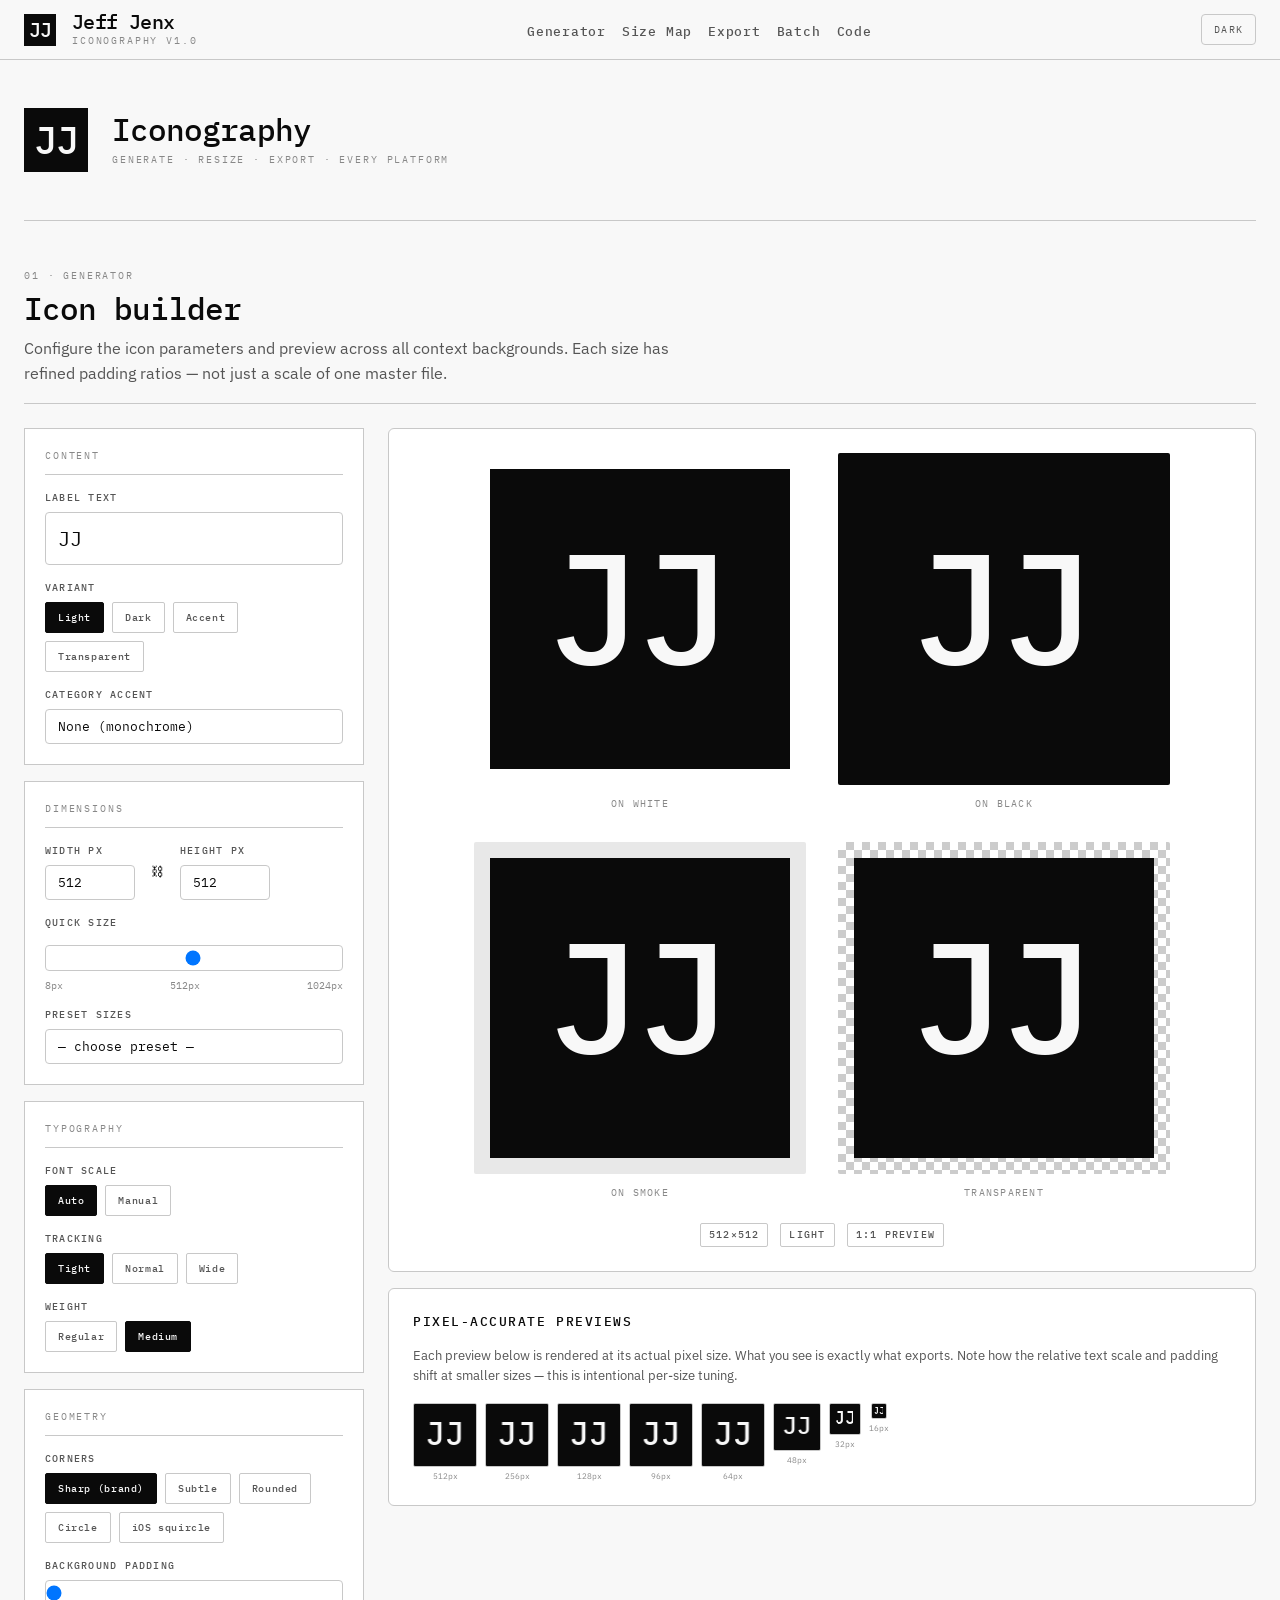
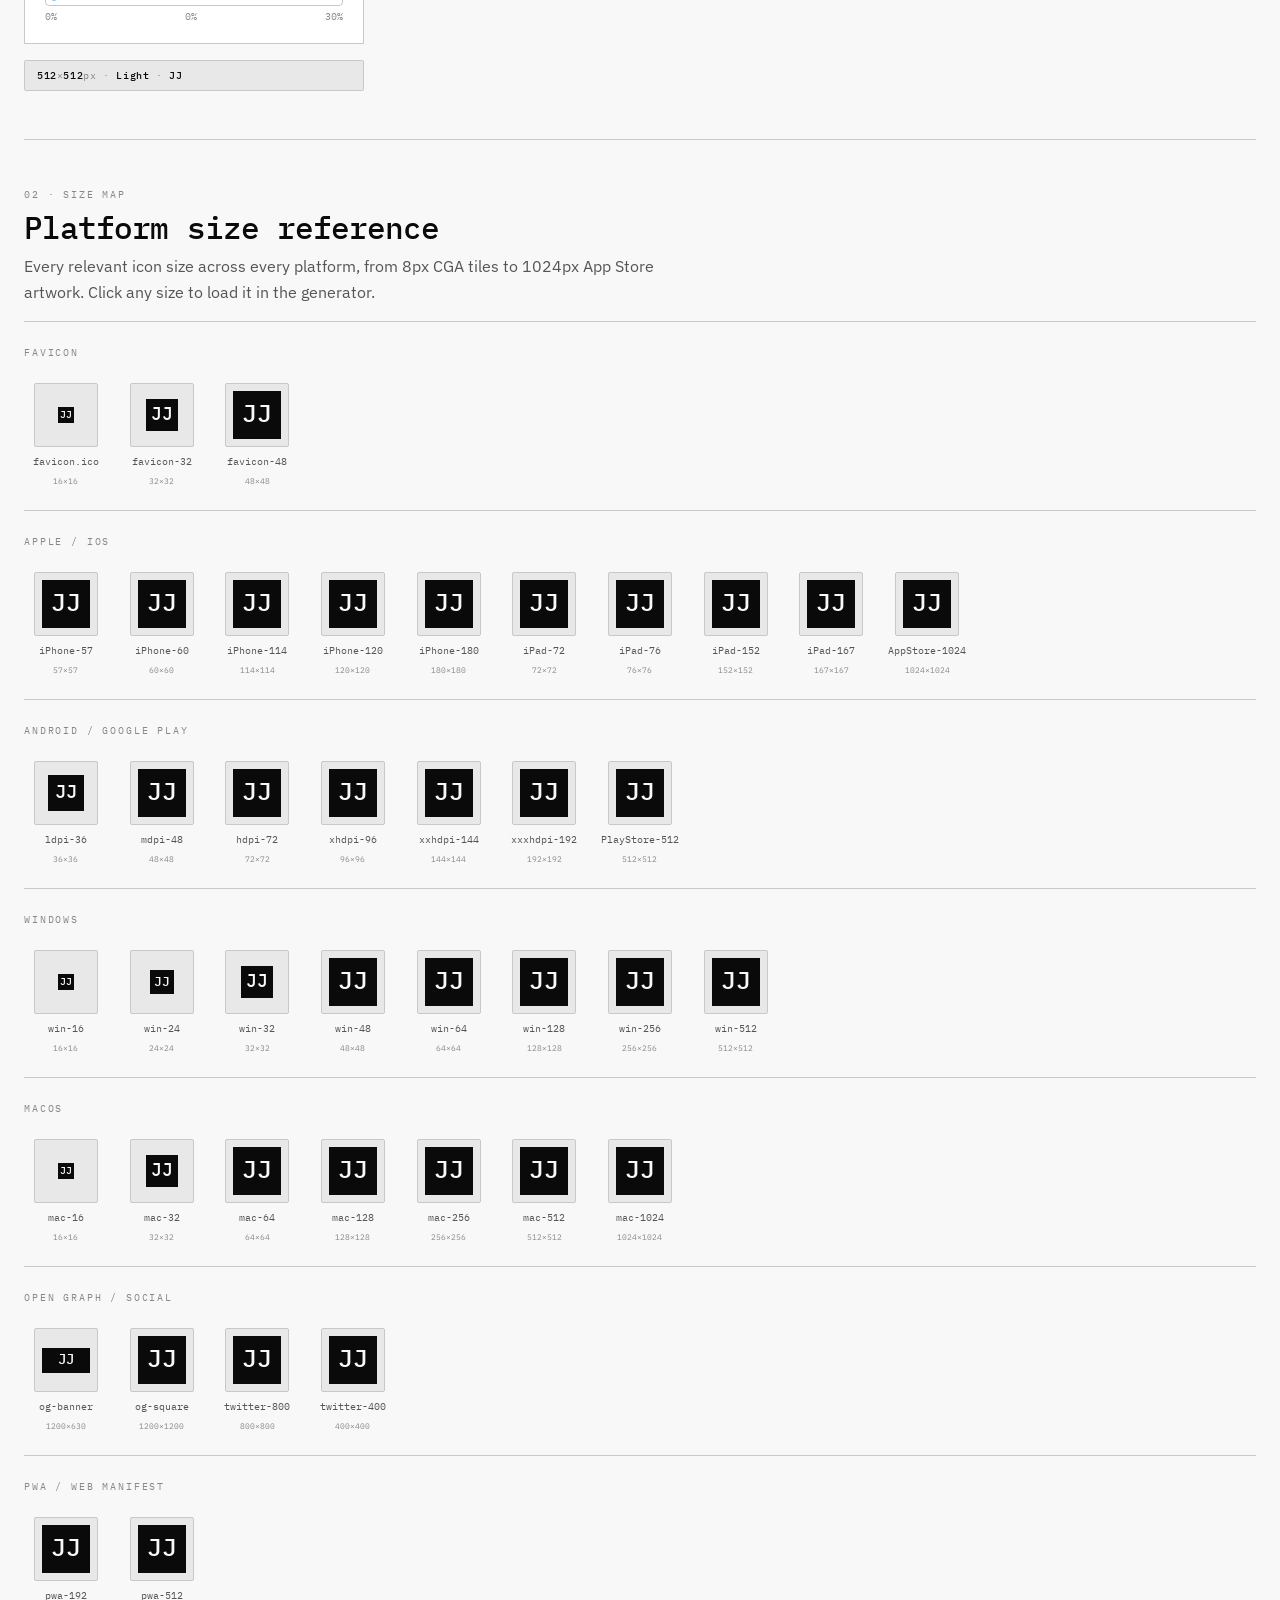
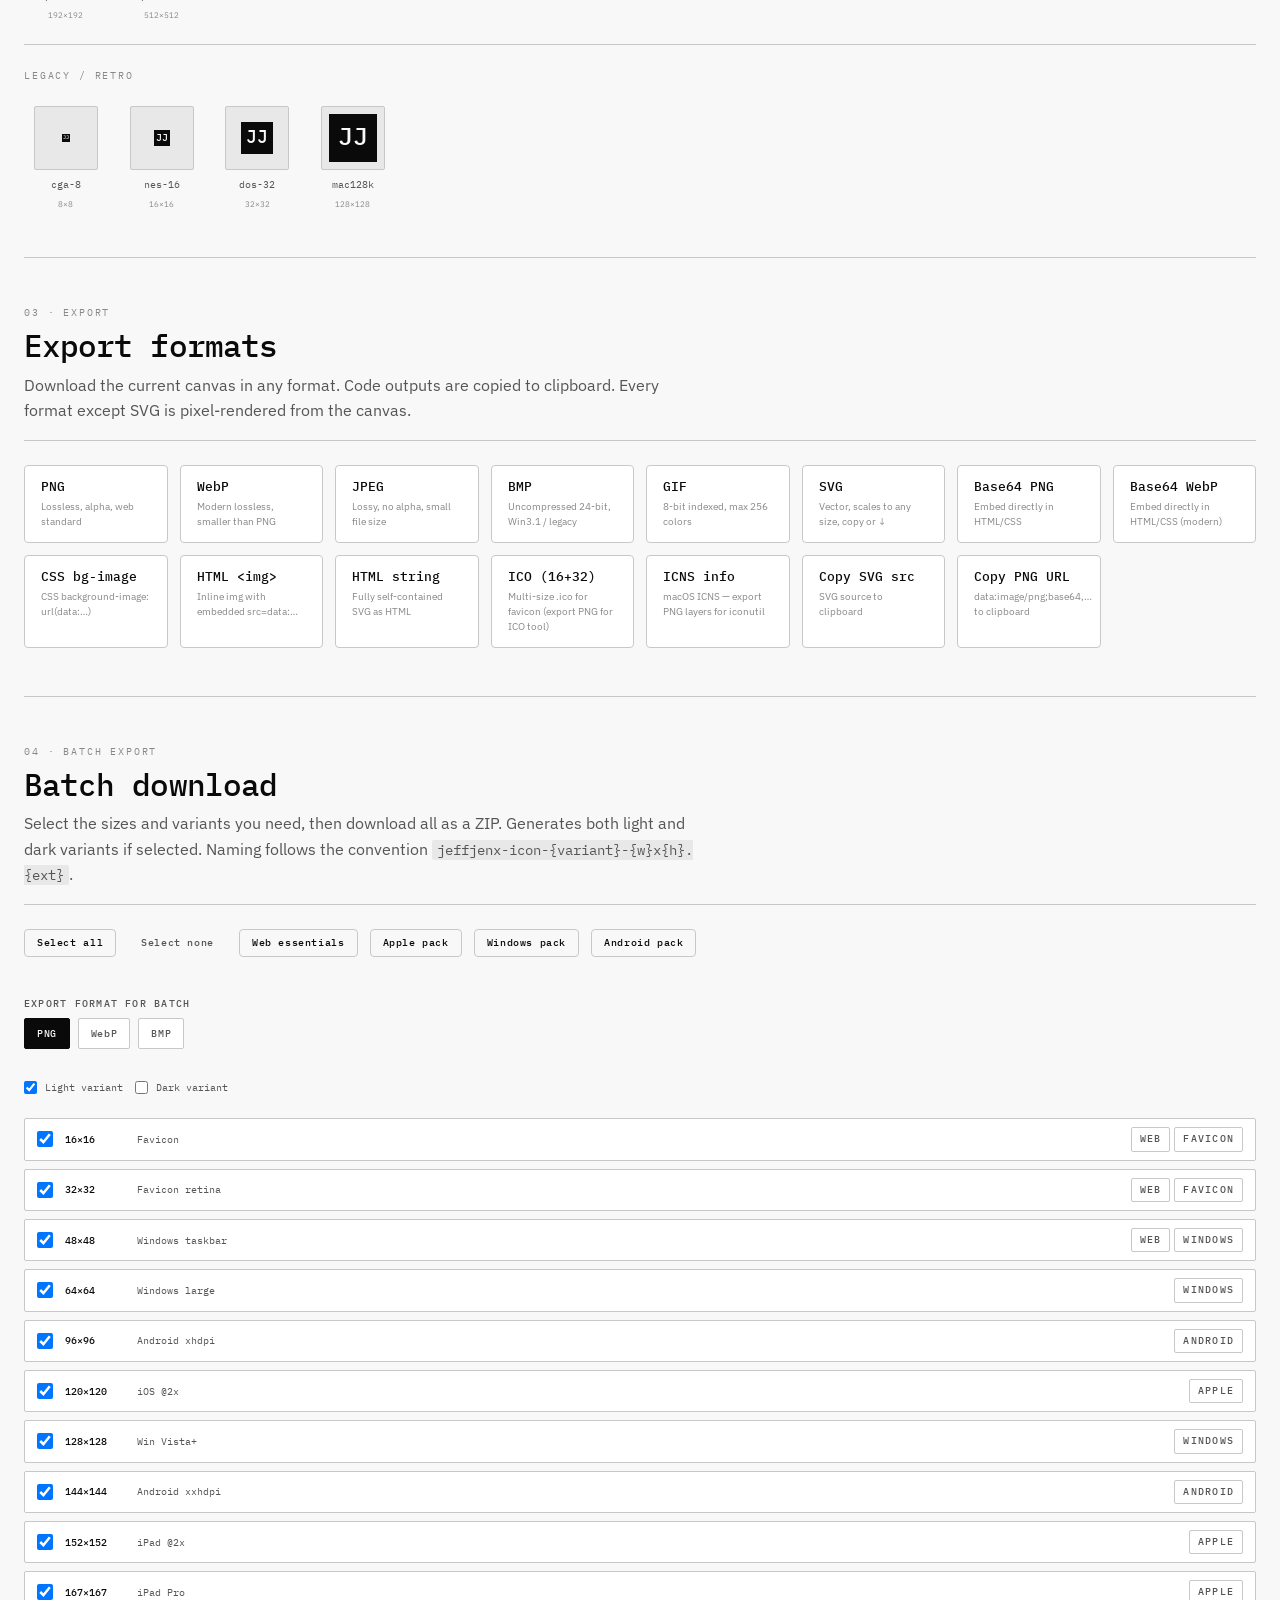
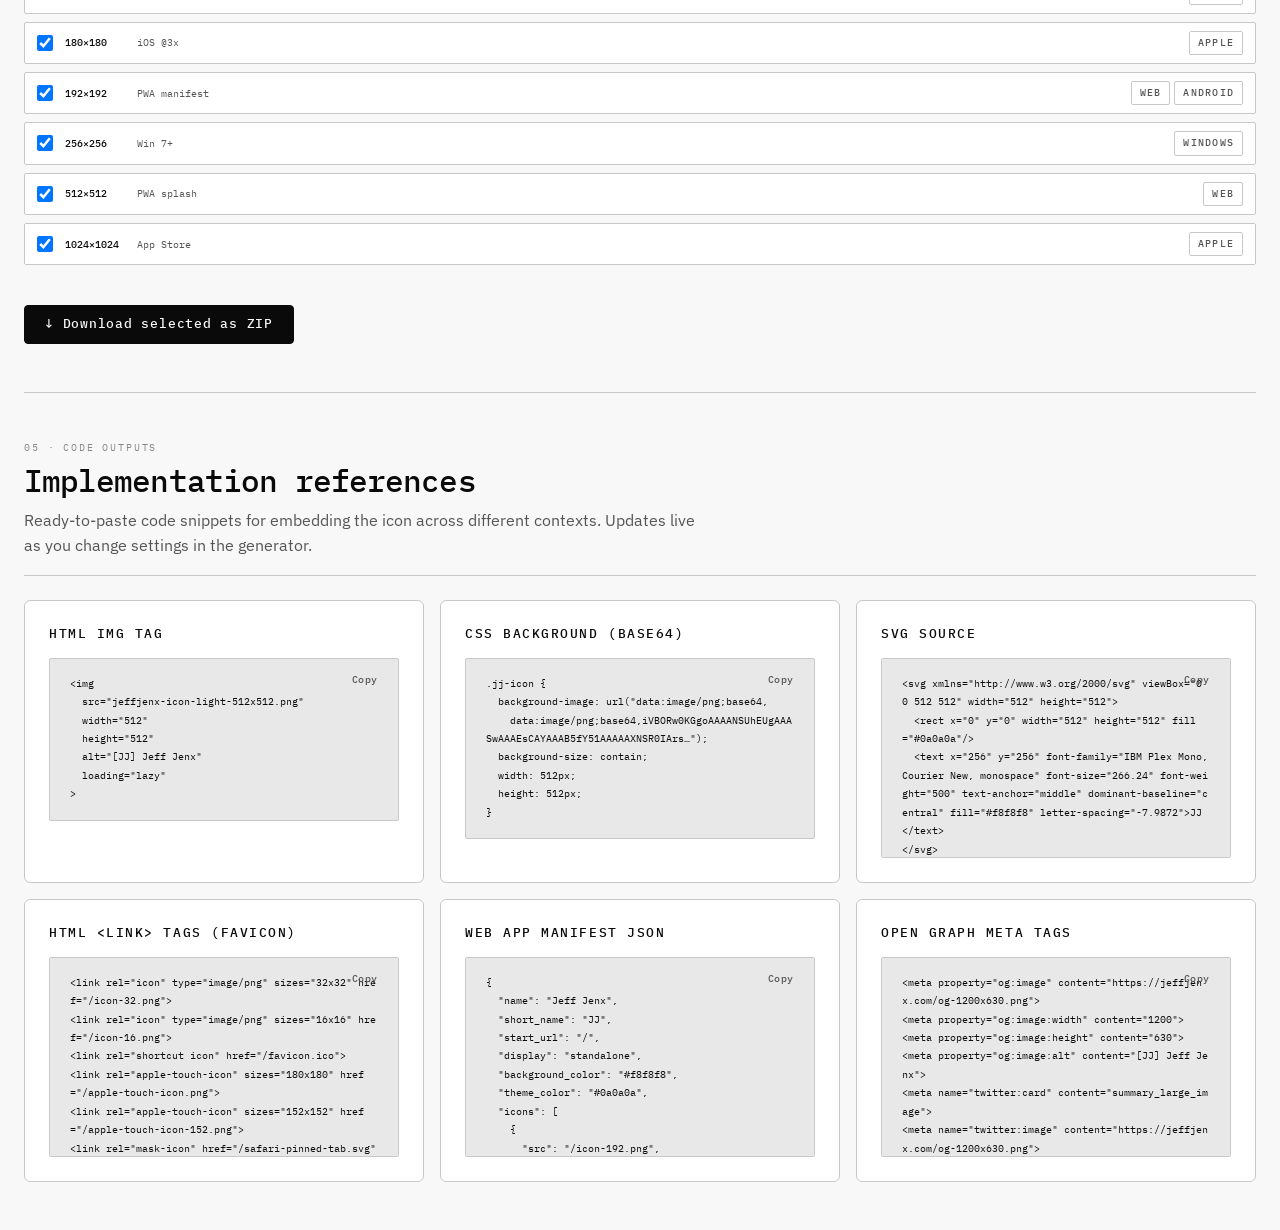
<file: jeffjenx-icons.html>
<!DOCTYPE html>
<html lang="en">
<head>
<meta charset="UTF-8">
<meta name="viewport" content="width=device-width, initial-scale=1.0">
<meta name="theme-color" content="#f8f8f8" media="(prefers-color-scheme: light)">
<meta name="theme-color" content="#1a1a1a" media="(prefers-color-scheme: dark)">
<script>/* anti-FOUC */(function(){var r=document.documentElement,s,ov;try{s=localStorage.getItem('jj-theme');ov=localStorage.getItem('jj-theme-override')==='true';}catch(e){}var sys=window.matchMedia&&window.matchMedia('(prefers-color-scheme:dark)').matches;r.setAttribute('data-theme',(ov&&s)?s:(sys?'dark':'light'));})();</script>
<meta name="description" content="Jeff Jenx icon generator and export tool — browse, customize, and export the jeffjenx icon set.">
<meta name="robots" content="index, follow">
<link rel="canonical" href="https://jeffjenx.design/jeffjenx-icons.html">
<meta property="og:type" content="website">
<meta property="og:url" content="https://jeffjenx.design/jeffjenx-icons.html">
<meta property="og:title" content="Jeff Jenx · Iconography">
<meta property="og:description" content="Jeff Jenx icon generator and export tool — browse, customize, and export the jeffjenx icon set.">
<meta property="og:site_name" content="Jeff Jenx">
<meta property="og:image" content="https://www.jeffjenx.com/og-image.png">
<meta name="twitter:card" content="summary_large_image">
<meta name="twitter:site" content="@jeff_jenx">
<meta name="twitter:title" content="Jeff Jenx · Iconography">
<meta name="twitter:description" content="Jeff Jenx icon generator and export tool — browse, customize, and export the jeffjenx icon set.">
<meta name="twitter:image" content="https://www.jeffjenx.com/og-image.png">
<link rel="preconnect" href="https://fonts.googleapis.com">
<link rel="preconnect" href="https://fonts.gstatic.com" crossorigin>
<link rel="stylesheet" href="https://fonts.googleapis.com/css2?family=IBM+Plex+Mono:wght@400;500&family=IBM+Plex+Sans:wght@400;500&display=swap">
<link rel="icon" href="/favicon.ico" sizes="any">
<link rel="icon" type="image/png" sizes="32x32" href="/icons/jeffjenx-icon-light-32x32.png" media="(prefers-color-scheme: light)">
<link rel="icon" type="image/png" sizes="32x32" href="/icons/jeffjenx-icon-dark-32x32.png" media="(prefers-color-scheme: dark)">
<link rel="apple-touch-icon" sizes="180x180" href="/icons/jeffjenx-icon-light-180x180.png">
<link rel="me" href="https://github.com/jeffjenx">
<link rel="me" href="https://x.com/jeff_jenx">

<style>
/* ============================================================
   TOKENS (inline — no external dep for portability)
   ============================================================ */
:root {
  --jj-black:        #0a0a0a;
  --jj-ink:          #1a1a1a;
  --jj-charcoal:     #2a2a2a;
  --jj-border:       #3a3a3a;
  --jj-muted:        #888888;
  --jj-silver:       #c8c8c8;
  --jj-smoke:        #e8e8e8;
  --jj-white:        #f8f8f8;

  --jj-bg:           var(--jj-white);
  --jj-bg-raised:    #ffffff;
  --jj-bg-sunken:    var(--jj-smoke);
  --jj-fg:           var(--jj-black);
  --jj-fg-muted:     #555555;
  --jj-fg-subtle:    var(--jj-muted);
  --jj-border-color: var(--jj-silver);

  /* category accents */
  --jj-accent-gb:    #7B5EA7; --jj-accent-gb-light: #ede9f8;
  --jj-accent-nes:   #9B1C1C; --jj-accent-nes-light:#fce8e8;
  --jj-accent-xbx:   #107C10; --jj-accent-xbx-light:#e6f4e6;
  --jj-accent-ps:    #003791; --jj-accent-ps-light: #e5f0fa;
  --jj-accent-web:   #0066CC; --jj-accent-web-light:#e5f0fa;
  --jj-accent-shop:  #C0A060; --jj-accent-shop-light:#faf4e5;
  --jj-accent:       var(--jj-fg);
  --jj-accent-light: var(--jj-bg-sunken);

  --jj-font-mono: "IBM Plex Mono","Courier New",monospace;
  --jj-font-sans: "IBM Plex Sans",system-ui,-apple-system,"Segoe UI",Helvetica,Arial,sans-serif;

  --jj-text-2xs: 0.512rem;
  --jj-text-xs:  0.640rem;
  --jj-text-sm:  0.800rem;
  --jj-text-base:1.000rem;
  --jj-text-md:  1.250rem;
  --jj-text-lg:  1.563rem;
  --jj-text-xl:  1.953rem;

  --jj-space-1: 0.25rem;
  --jj-space-2: 0.5rem;
  --jj-space-3: 0.75rem;
  --jj-space-4: 1rem;
  --jj-space-5: 1.25rem;
  --jj-space-6: 1.5rem;
  --jj-space-8: 2rem;
  --jj-space-10:2.5rem;
  --jj-space-12:3rem;
  --jj-space-16:4rem;

  --jj-radius-0:  0;
  --jj-radius-sm: 2px;
  --jj-radius-md: 4px;
  --jj-radius-lg: 6px;

  --jj-width-full: 1280px;
  --jj-z-raised: 10;

  --jj-duration-fast:   80ms;
  --jj-duration-normal: 160ms;
  --jj-ease: cubic-bezier(0.4,0,0.2,1);

  --jj-weight-regular: 400;
  --jj-weight-medium:  500;
}

@media (prefers-color-scheme: dark) {
  :root {
    --jj-bg:           var(--jj-ink);
    --jj-bg-raised:    var(--jj-charcoal);
    --jj-bg-sunken:    #111111;
    --jj-fg:           var(--jj-white);
    --jj-fg-muted:     #aaaaaa;
    --jj-fg-subtle:    var(--jj-muted);
    --jj-border-color: var(--jj-border);
  }
}
[data-theme="dark"] {
  --jj-bg:           var(--jj-ink);
  --jj-bg-raised:    var(--jj-charcoal);
  --jj-bg-sunken:    #111111;
  --jj-fg:           var(--jj-white);
  --jj-fg-muted:     #aaaaaa;
  --jj-fg-subtle:    var(--jj-muted);
  --jj-border-color: var(--jj-border);
}
[data-theme="light"] {
  --jj-bg:           var(--jj-white);
  --jj-bg-raised:    #ffffff;
  --jj-bg-sunken:    var(--jj-smoke);
  --jj-fg:           var(--jj-black);
  --jj-fg-muted:     #555555;
  --jj-fg-subtle:    var(--jj-muted);
  --jj-border-color: var(--jj-silver);
}
[data-category="gb"]   { --jj-accent: var(--jj-accent-gb);   --jj-accent-light: var(--jj-accent-gb-light);   }
[data-category="nes"]  { --jj-accent: var(--jj-accent-nes);  --jj-accent-light: var(--jj-accent-nes-light);  }
[data-category="xbx"]  { --jj-accent: var(--jj-accent-xbx);  --jj-accent-light: var(--jj-accent-xbx-light);  }
[data-category="ps"]   { --jj-accent: var(--jj-accent-ps);   --jj-accent-light: var(--jj-accent-ps-light);   }
[data-category="web"]  { --jj-accent: var(--jj-accent-web);  --jj-accent-light: var(--jj-accent-web-light);  }
[data-category="shop"] { --jj-accent: var(--jj-accent-shop); --jj-accent-light: var(--jj-accent-shop-light); }

/* ============================================================
   BASE
   ============================================================ */
*, *::before, *::after { box-sizing: border-box; margin: 0; padding: 0; }
html {
  font-size: 16px;
  background: var(--jj-bg);
  color: var(--jj-fg);
  font-family: var(--jj-font-sans);
  scroll-padding-top: 4rem;
  -webkit-text-size-adjust: 100%;
}
body { min-height: 100vh; }
img, svg, canvas { display: block; max-width: 100%; }
a { color: var(--jj-accent, var(--jj-fg)); text-underline-offset: 3px; }
a:hover { opacity: 0.75; }

/* ============================================================
   LAYOUT
   ============================================================ */
.ic-nav {
  position: sticky; top: 0;
  z-index: var(--jj-z-raised);
  background: var(--jj-bg);
  border-bottom: 1px solid var(--jj-border-color);
  padding: var(--jj-space-3) var(--jj-space-6);
  display: flex; align-items: center;
  justify-content: space-between; gap: var(--jj-space-4);
  flex-wrap: nowrap;
}
.ic-nav-links {
  display: flex; gap: var(--jj-space-4);
  list-style: none;
}
.ic-wrap {
  max-width: var(--jj-width-full);
  margin: 0 auto;
  padding: 0 var(--jj-space-6);
}
.ic-main {
  padding: var(--jj-space-12) 0;
  display: flex; flex-direction: column; gap: var(--jj-space-12);
}
.ic-section {
  display: flex; flex-direction: column; gap: var(--jj-space-6);
}
.ic-section-header {
  border-bottom: 1px solid var(--jj-border-color);
  padding-bottom: var(--jj-space-4);
  display: flex; flex-direction: column; gap: var(--jj-space-2);
}
.ic-grid-2 {
  display: grid;
  grid-template-columns: repeat(auto-fit, minmax(300px, 1fr));
  gap: var(--jj-space-4);
}
.ic-row {
  display: flex; flex-wrap: wrap; gap: var(--jj-space-3);
  align-items: flex-start;
}
.ic-col {
  display: flex; flex-direction: column; gap: var(--jj-space-3);
}

/* ============================================================
   COMPONENTS
   ============================================================ */
.ic-layer-badge {
  font-family: var(--jj-font-mono);
  font-size: var(--jj-text-xs);
  letter-spacing: 0.18em; text-transform: uppercase;
  color: var(--jj-fg-subtle);
}
.ic-section-title {
  font-family: var(--jj-font-mono);
  font-size: var(--jj-text-xl);
  font-weight: var(--jj-weight-medium);
  letter-spacing: -0.03em; color: var(--jj-fg);
  line-height: 1.2;
}
.ic-lead {
  font-family: var(--jj-font-sans);
  font-size: var(--jj-text-base);
  line-height: 1.6; color: var(--jj-fg-muted); max-width: 68ch;
}

.ic-card {
  background: var(--jj-bg-raised);
  border: 1px solid var(--jj-border-color);
  border-radius: var(--jj-radius-lg);
  padding: var(--jj-space-6);
  display: flex; flex-direction: column; gap: var(--jj-space-4);
}
.ic-card-title {
  font-family: var(--jj-font-mono);
  font-size: var(--jj-text-sm);
  font-weight: var(--jj-weight-medium);
  letter-spacing: 0.12em; text-transform: uppercase; color: var(--jj-fg);
}

.jj-label {
  display: block;
  font-family: var(--jj-font-mono);
  font-size: var(--jj-text-xs);
  font-weight: var(--jj-weight-medium);
  letter-spacing: 0.12em; text-transform: uppercase;
  color: var(--jj-fg-muted);
  margin-bottom: var(--jj-space-2);
}
.jj-select, .jj-input-num, .jj-input-range {
  font-family: var(--jj-font-mono);
  font-size: var(--jj-text-sm);
  color: var(--jj-fg);
  background: var(--jj-bg-raised);
  border: 1px solid var(--jj-border-color);
  border-radius: var(--jj-radius-md);
  padding: var(--jj-space-2) var(--jj-space-3);
  transition: border-color var(--jj-duration-fast);
  -webkit-appearance: none; appearance: none;
}
.jj-select:focus, .jj-input-num:focus { outline: none; border-color: var(--jj-fg); }
.jj-input-num { width: 90px; }
.jj-input-range { padding: var(--jj-space-1) 0; width: 100%; cursor: pointer; }

.jj-btn {
  display: inline-flex; align-items: center; justify-content: center;
  gap: var(--jj-space-2);
  padding: var(--jj-space-3) var(--jj-space-5);
  font-family: var(--jj-font-mono);
  font-size: var(--jj-text-sm);
  font-weight: var(--jj-weight-medium);
  letter-spacing: 0.06em; line-height: 1;
  border-radius: var(--jj-radius-md);
  cursor: pointer; text-decoration: none;
  border: 1px solid transparent;
  transition: background var(--jj-duration-fast) var(--jj-ease),
              color var(--jj-duration-fast) var(--jj-ease),
              border-color var(--jj-duration-fast) var(--jj-ease);
  white-space: nowrap;
}
.jj-btn:focus-visible { outline: 2px solid var(--jj-fg); outline-offset: 2px; }
.jj-btn--primary {
  background: var(--jj-fg); color: var(--jj-bg); border-color: var(--jj-fg);
}
.jj-btn--primary:hover { background: var(--jj-charcoal); border-color: var(--jj-charcoal); opacity: 1; }
.jj-btn--secondary {
  background: transparent; color: var(--jj-fg); border-color: var(--jj-border-color);
}
.jj-btn--secondary:hover { background: var(--jj-bg-sunken); opacity: 1; }
.jj-btn--ghost {
  background: transparent; color: var(--jj-fg-muted); border-color: transparent;
}
.jj-btn--ghost:hover { background: var(--jj-bg-sunken); color: var(--jj-fg); opacity: 1; }
.jj-btn--sm { padding: var(--jj-space-2) var(--jj-space-3); font-size: var(--jj-text-xs); }
.jj-btn--accent {
  background: var(--jj-accent); color: var(--jj-white); border-color: var(--jj-accent);
}
.jj-btn--accent:hover { opacity: 0.85; }

.jj-tag {
  display: inline-flex; align-items: center;
  padding: var(--jj-space-1) var(--jj-space-2);
  font-family: var(--jj-font-mono);
  font-size: var(--jj-text-xs);
  font-weight: var(--jj-weight-medium);
  letter-spacing: 0.12em; text-transform: uppercase;
  border-radius: var(--jj-radius-sm); line-height: 1.4; white-space: nowrap;
}
.jj-tag--solid   { background: var(--jj-fg); color: var(--jj-bg); }
.jj-tag--outline { background: transparent; color: var(--jj-fg-muted); border: 1px solid var(--jj-border-color); }
.jj-tag--accent  { background: var(--jj-accent-light); color: var(--jj-accent); }

.jj-divider { border: none; border-top: 1px solid var(--jj-border-color); }

.jj-nav-link {
  font-family: var(--jj-font-mono);
  font-size: var(--jj-text-sm);
  font-weight: var(--jj-weight-medium);
  letter-spacing: 0.06em; color: var(--jj-fg-muted); text-decoration: none;
  padding: var(--jj-space-1) 0; border-bottom: 2px solid transparent;
  transition: color var(--jj-duration-fast), border-color var(--jj-duration-fast);
}
.jj-nav-link:hover { color: var(--jj-fg); border-bottom-color: var(--jj-fg); opacity: 1; }

#theme-toggle {
  font-family: var(--jj-font-mono); font-size: var(--jj-text-xs);
  letter-spacing: 0.12em; text-transform: uppercase;
  background: none; border: 1px solid var(--jj-border-color);
  color: var(--jj-fg-muted);
  padding: var(--jj-space-2) var(--jj-space-3);
  border-radius: var(--jj-radius-md); cursor: pointer;
}
#theme-toggle:hover { background: var(--jj-bg-sunken); }

.ic-lockup { display: inline-flex; align-items: center; gap: var(--jj-space-4); text-decoration: none; color: inherit; }
.ic-lockup-text { display: flex; flex-direction: column; gap: 2px; }
.ic-lockup-name {
  font-family: var(--jj-font-mono); font-weight: var(--jj-weight-medium);
  font-size: var(--jj-text-md); letter-spacing: -0.03em; line-height: 1; color: var(--jj-fg);
}
.ic-lockup-sub {
  font-family: var(--jj-font-mono); font-size: var(--jj-text-xs);
  letter-spacing: 0.18em; text-transform: uppercase; color: var(--jj-fg-subtle);
}
.jj-mark {
  display: inline-flex; align-items: center; justify-content: center;
  width: 32px; height: 32px;
  background: var(--jj-fg); color: var(--jj-bg);
  font-family: var(--jj-font-mono); font-weight: var(--jj-weight-medium);
  font-size: 1.25rem; letter-spacing: -0.03em;
  border-radius: 0; flex-shrink: 0; line-height: 1; user-select: none;
}

/* ============================================================
   ICON TOOL SPECIFIC
   ============================================================ */
.ic-workspace {
  display: grid;
  grid-template-columns: 340px 1fr;
  gap: var(--jj-space-6);
  align-items: start;
}
@media (max-width: 800px) {
  .ic-workspace { grid-template-columns: 1fr; }
}

.ic-controls {
  display: flex; flex-direction: column; gap: var(--jj-space-4);
  position: sticky; top: 80px;
}
.ic-control-group {
  background: var(--jj-bg-raised);
  border: 1px solid var(--jj-border-color);
  border-radius: 0;
  padding: var(--jj-space-5);
  display: flex; flex-direction: column; gap: var(--jj-space-4);
}
.ic-control-group-title {
  font-family: var(--jj-font-mono);
  font-size: var(--jj-text-xs);
  letter-spacing: 0.18em; text-transform: uppercase;
  color: var(--jj-fg-subtle);
  padding-bottom: var(--jj-space-3);
  border-bottom: 1px solid var(--jj-border-color);
}

.ic-preview-pane {
  display: flex; flex-direction: column; gap: var(--jj-space-4);
}

.ic-canvas-wrap {
  background: var(--jj-bg-raised);
  border: 1px solid var(--jj-border-color);
  border-radius: var(--jj-radius-lg);
  padding: var(--jj-space-6);
  display: flex; flex-direction: column; gap: var(--jj-space-6); align-items: center;
}

.ic-canvas-stage {
  display: flex; gap: var(--jj-space-8); align-items: center; flex-wrap: wrap;
  justify-content: center;
}

.ic-canvas-container {
  display: flex; flex-direction: column; align-items: center; gap: var(--jj-space-3);
}
.ic-canvas-label {
  font-family: var(--jj-font-mono); font-size: var(--jj-text-xs);
  letter-spacing: 0.12em; text-transform: uppercase; color: var(--jj-fg-subtle);
}

/* checkerboard for transparent preview */
.ic-canvas-bg-transparent {
  background-image:
    linear-gradient(45deg, #ccc 25%, transparent 25%),
    linear-gradient(-45deg, #ccc 25%, transparent 25%),
    linear-gradient(45deg, transparent 75%, #ccc 75%),
    linear-gradient(-45deg, transparent 75%, #ccc 75%);
  background-size: 16px 16px;
  background-position: 0 0, 0 8px, 8px -8px, -8px 0px;
  border-radius: var(--jj-radius-sm);
  overflow: hidden;
}
.ic-canvas-bg-white  { background: #ffffff; border-radius: var(--jj-radius-sm); overflow: hidden; }
.ic-canvas-bg-black  { background: #0a0a0a; border-radius: var(--jj-radius-sm); overflow: hidden; }
.ic-canvas-bg-smoke  { background: var(--jj-smoke); border-radius: var(--jj-radius-sm); overflow: hidden; }

canvas { display: block; image-rendering: pixelated; }

.ic-size-grid {
  display: grid;
  grid-template-columns: repeat(auto-fill, minmax(80px, 1fr));
  gap: var(--jj-space-3);
}
.ic-size-item {
  display: flex; flex-direction: column; align-items: center; gap: var(--jj-space-2);
  cursor: pointer;
}
.ic-size-thumb {
  border: 1px solid var(--jj-border-color);
  border-radius: var(--jj-radius-sm);
  overflow: hidden;
  background: var(--jj-bg-sunken);
  display: flex; align-items: center; justify-content: center;
  width: 64px; height: 64px;
  transition: border-color var(--jj-duration-fast);
}
.ic-size-item:hover .ic-size-thumb { border-color: var(--jj-fg); }
.ic-size-item.active .ic-size-thumb { border-color: var(--jj-fg); border-width: 2px; }
.ic-size-name {
  font-family: var(--jj-font-mono); font-size: var(--jj-text-xs);
  color: var(--jj-fg-muted); text-align: center;
}
.ic-size-px {
  font-family: var(--jj-font-mono); font-size: var(--jj-text-2xs);
  color: var(--jj-fg-subtle); text-align: center;
}

.ic-export-grid {
  display: grid;
  grid-template-columns: repeat(auto-fill, minmax(140px, 1fr));
  gap: var(--jj-space-3);
}

.ic-export-btn {
  display: flex; flex-direction: column; align-items: flex-start;
  padding: var(--jj-space-3) var(--jj-space-4);
  background: var(--jj-bg-raised);
  border: 1px solid var(--jj-border-color);
  border-radius: var(--jj-radius-md);
  cursor: pointer; gap: var(--jj-space-1);
  transition: border-color var(--jj-duration-fast), background var(--jj-duration-fast);
  text-align: left;
}
.ic-export-btn:hover { border-color: var(--jj-fg); background: var(--jj-bg-sunken); }
.ic-export-btn:focus-visible { outline: 2px solid var(--jj-fg); outline-offset: 2px; }
.ic-export-btn-name {
  font-family: var(--jj-font-mono); font-size: var(--jj-text-sm);
  font-weight: var(--jj-weight-medium); color: var(--jj-fg);
}
.ic-export-btn-desc {
  font-family: var(--jj-font-sans); font-size: var(--jj-text-xs);
  color: var(--jj-fg-subtle); line-height: 1.5;
}

.ic-code-output {
  background: var(--jj-bg-sunken);
  border: 1px solid var(--jj-border-color);
  border-radius: var(--jj-radius-sm);
  padding: var(--jj-space-4) var(--jj-space-5);
  font-family: var(--jj-font-mono);
  font-size: var(--jj-text-xs);
  line-height: 1.8;
  color: var(--jj-fg);
  overflow-x: auto; white-space: pre-wrap; word-break: break-all;
  max-height: 200px; overflow-y: auto;
  position: relative;
}
.ic-copy-btn {
  position: absolute; top: var(--jj-space-2); right: var(--jj-space-2);
}

.ic-batch-list {
  display: flex; flex-direction: column; gap: var(--jj-space-2);
}
.ic-batch-item {
  display: flex; align-items: center; gap: var(--jj-space-3);
  padding: var(--jj-space-2) var(--jj-space-3);
  background: var(--jj-bg-raised);
  border: 1px solid var(--jj-border-color);
  border-radius: var(--jj-radius-sm);
  font-family: var(--jj-font-mono); font-size: var(--jj-text-xs);
  color: var(--jj-fg-muted);
}
.ic-batch-check {
  width: 16px; height: 16px;
  border: 1px solid var(--jj-border-color);
  border-radius: 2px;
  cursor: pointer; flex-shrink: 0;
}
.ic-batch-size { min-width: 60px; color: var(--jj-fg); font-weight: var(--jj-weight-medium); }
.ic-batch-desc { flex: 1; }
.ic-batch-platform { margin-left: auto; }

.ic-toggle-row {
  display: flex; gap: var(--jj-space-2); flex-wrap: wrap;
}
.ic-toggle {
  padding: var(--jj-space-2) var(--jj-space-3);
  font-family: var(--jj-font-mono); font-size: var(--jj-text-xs);
  font-weight: var(--jj-weight-medium); letter-spacing: 0.06em;
  border: 1px solid var(--jj-border-color); border-radius: var(--jj-radius-sm);
  cursor: pointer; background: var(--jj-bg-raised); color: var(--jj-fg-muted);
  transition: all var(--jj-duration-fast);
}
.ic-toggle.active {
  background: var(--jj-fg); color: var(--jj-bg); border-color: var(--jj-fg);
}
.ic-toggle:hover:not(.active) { background: var(--jj-bg-sunken); color: var(--jj-fg); }

.ic-dim-row {
  display: flex; align-items: center; gap: var(--jj-space-3); flex-wrap: wrap;
}
.ic-link-icon {
  font-family: var(--jj-font-mono); font-size: var(--jj-text-sm);
  color: var(--jj-fg-subtle); cursor: pointer; user-select: none;
  padding: var(--jj-space-1);
}
.ic-link-icon.linked { color: var(--jj-fg); }

.ic-range-row {
  display: flex; flex-direction: column; gap: var(--jj-space-2);
}
.ic-range-labels {
  display: flex; justify-content: space-between;
  font-family: var(--jj-font-mono); font-size: var(--jj-text-xs); color: var(--jj-fg-subtle);
}

.ic-status {
  font-family: var(--jj-font-mono); font-size: var(--jj-text-xs);
  color: var(--jj-fg-subtle); letter-spacing: 0.06em;
  padding: var(--jj-space-2) var(--jj-space-3);
  background: var(--jj-bg-sunken);
  border-radius: var(--jj-radius-sm);
  border: 1px solid var(--jj-border-color);
}
.ic-status span { color: var(--jj-fg); font-weight: var(--jj-weight-medium); }

.ic-platform-section {
  display: flex; flex-direction: column; gap: var(--jj-space-4);
}
.ic-platform-header {
  font-family: var(--jj-font-mono); font-size: var(--jj-text-xs);
  letter-spacing: 0.18em; text-transform: uppercase; color: var(--jj-fg-subtle);
  display: block; margin-bottom: var(--jj-space-2);
}

/* scroll sync thumbnails */
.ic-thumb-strip {
  display: flex; gap: var(--jj-space-2); flex-wrap: wrap;
}
.ic-thumb {
  border: 1px solid var(--jj-border-color);
  border-radius: var(--jj-radius-sm); overflow: hidden;
  cursor: pointer; transition: border-color var(--jj-duration-fast);
}
.ic-thumb:hover { border-color: var(--jj-fg); }
.ic-thumb.active { border-color: var(--jj-fg); border-width: 2px; }

@media (max-width: 520px) {
  .ic-nav-links { display: none; }
}
</style>
</head>
<body>

<!-- NAV -->
<nav class="ic-nav" aria-label="Iconography tool navigation">
  <a href="index.html" class="ic-lockup" aria-label="Jeff Jenx home">
    <span class="jj-mark" aria-hidden="true">JJ</span>
    <span class="ic-lockup-text">
      <span class="ic-lockup-name">Jeff Jenx</span>
      <span class="ic-lockup-sub">Iconography v1.0</span>
    </span>
  </a>
  <ul class="ic-nav-links" role="list">
    <li><a href="#generator" class="jj-nav-link">Generator</a></li>
    <li><a href="#sizes"     class="jj-nav-link">Size Map</a></li>
    <li><a href="#export"    class="jj-nav-link">Export</a></li>
    <li><a href="#batch"     class="jj-nav-link">Batch</a></li>
    <li><a href="#code"      class="jj-nav-link">Code</a></li>
  </ul>
  <button id="theme-toggle" aria-label="Toggle dark mode">Dark</button>
</nav>

<main class="ic-wrap">
<div class="ic-main">

  <!-- HERO -->
  <div style="display:flex;align-items:center;gap:var(--jj-space-6)">
    <span class="jj-mark" style="width:64px;height:64px;font-size:2.441rem;" aria-hidden="true">JJ</span>
    <div>
      <div style="font-family:var(--jj-font-mono);font-size:var(--jj-text-xl);font-weight:500;color:var(--jj-fg);letter-spacing:-0.03em;line-height:1">Iconography</div>
      <div style="font-family:var(--jj-font-mono);font-size:var(--jj-text-xs);color:var(--jj-fg-subtle);letter-spacing:0.18em;text-transform:uppercase;margin-top:var(--jj-space-2)">Generate · Resize · Export · Every Platform</div>
    </div>
  </div>

  <hr class="jj-divider">

  <!-- 01 GENERATOR -->
  <section class="ic-section" id="generator">
    <div class="ic-section-header">
      <span class="ic-layer-badge">01 · Generator</span>
      <h2 class="ic-section-title">Icon builder</h2>
      <p class="ic-lead">Configure the icon parameters and preview across all context backgrounds. Each size has refined padding ratios — not just a scale of one master file.</p>
    </div>

    <div class="ic-workspace">

      <!-- CONTROLS -->
      <div class="ic-controls" id="controls">

        <!-- Label / Content -->
        <div class="ic-control-group">
          <div class="ic-control-group-title">Content</div>
          <div>
            <label class="jj-label" for="ctrl-label">Label text</label>
            <input class="jj-input-num" id="ctrl-label" type="text" value="JJ" maxlength="4" style="width:100%;font-size:var(--jj-text-md);padding:var(--jj-space-3);">
          </div>
          <div>
            <label class="jj-label">Variant</label>
            <div class="ic-toggle-row" id="variant-toggles">
              <button class="ic-toggle active" data-variant="light">Light</button>
              <button class="ic-toggle" data-variant="dark">Dark</button>
              <button class="ic-toggle" data-variant="accent">Accent</button>
              <button class="ic-toggle" data-variant="transparent">Transparent</button>
            </div>
          </div>
          <div id="accent-picker-wrap">
            <label class="jj-label" for="ctrl-accent">Category accent</label>
            <select class="jj-select" id="ctrl-accent" style="width:100%">
              <option value="none">None (monochrome)</option>
              <option value="gb">GB Indigo · #7B5EA7</option>
              <option value="nes">NES Red · #9B1C1C</option>
              <option value="xbx">XBX Green · #107C10</option>
              <option value="ps">PS Blue · #003791</option>
              <option value="web">WEB Blue · #0066CC</option>
              <option value="shop">SHOP Gold · #C0A060</option>
              <option value="custom">Custom…</option>
            </select>
          </div>
          <div id="custom-color-wrap" style="display:none">
            <label class="jj-label" for="ctrl-custom-color">Custom color</label>
            <input type="color" id="ctrl-custom-color" value="#7B5EA7" style="width:100%;height:40px;border:1px solid var(--jj-border-color);border-radius:var(--jj-radius-md);padding:2px;cursor:pointer;background:var(--jj-bg-raised)">
          </div>
        </div>

        <!-- Dimensions -->
        <div class="ic-control-group">
          <div class="ic-control-group-title">Dimensions</div>
          <div class="ic-dim-row">
            <div>
              <label class="jj-label" for="ctrl-w">Width px</label>
              <input class="jj-input-num" id="ctrl-w" type="number" value="512" min="8" max="4096" step="1">
            </div>
            <span class="ic-link-icon linked" id="link-toggle" title="Link width/height">⛓</span>
            <div>
              <label class="jj-label" for="ctrl-h">Height px</label>
              <input class="jj-input-num" id="ctrl-h" type="number" value="512" min="8" max="4096" step="1">
            </div>
          </div>
          <div class="ic-range-row">
            <label class="jj-label">Quick size</label>
            <input class="jj-input-range" type="range" id="ctrl-size-range" min="8" max="1024" value="512" step="1">
            <div class="ic-range-labels"><span>8px</span><span id="range-val">512px</span><span>1024px</span></div>
          </div>
          <div>
            <label class="jj-label" for="ctrl-preset">Preset sizes</label>
            <select class="jj-select" id="ctrl-preset" style="width:100%">
              <option value="">— choose preset —</option>
              <optgroup label="Favicon">
                <option value="16,16">16×16 · favicon.ico layer</option>
                <option value="32,32">32×32 · favicon.ico layer / tab</option>
                <option value="48,48">48×48 · Windows taskbar</option>
              </optgroup>
              <optgroup label="Apple / iOS">
                <option value="57,57">57×57 · iOS home (non-retina)</option>
                <option value="60,60">60×60 · iPhone home</option>
                <option value="72,72">72×72 · iPad home</option>
                <option value="76,76">76×76 · iPad home @1x</option>
                <option value="114,114">114×114 · iPhone @2x</option>
                <option value="120,120">120×120 · iPhone @2x</option>
                <option value="152,152">152×152 · iPad @2x</option>
                <option value="167,167">167×167 · iPad Pro</option>
                <option value="180,180">180×180 · iPhone @3x</option>
                <option value="1024,1024">1024×1024 · App Store</option>
              </optgroup>
              <optgroup label="Android / Google">
                <option value="36,36">36×36 · ldpi</option>
                <option value="48,48">48×48 · mdpi</option>
                <option value="72,72">72×72 · hdpi</option>
                <option value="96,96">96×96 · xhdpi</option>
                <option value="144,144">144×144 · xxhdpi</option>
                <option value="192,192">192×192 · xxxhdpi</option>
                <option value="512,512">512×512 · Play Store</option>
              </optgroup>
              <optgroup label="Windows">
                <option value="16,16">16×16 · Win 3.1 / small icon</option>
                <option value="32,32">32×32 · Win 3.1 / normal icon</option>
                <option value="48,48">48×48 · Win 95/98/XP normal</option>
                <option value="64,64">64×64 · Win XP large</option>
                <option value="128,128">128×128 · Vista+</option>
                <option value="256,256">256×256 · Win 7+ / ICO</option>
                <option value="512,512">512×512 · Win 10 store</option>
              </optgroup>
              <optgroup label="macOS">
                <option value="16,16">16×16 · ICNS 16pt @1x</option>
                <option value="32,32">32×32 · ICNS 16pt @2x / 32pt @1x</option>
                <option value="64,64">64×64 · ICNS 32pt @2x</option>
                <option value="128,128">128×128 · ICNS 128pt @1x</option>
                <option value="256,256">256×256 · ICNS 128pt @2x / 256pt @1x</option>
                <option value="512,512">512×512 · ICNS 256pt @2x / 512pt @1x</option>
                <option value="1024,1024">1024×1024 · ICNS 512pt @2x</option>
              </optgroup>
              <optgroup label="Open Graph / Social">
                <option value="1200,630">1200×630 · OG image (16:9 approx)</option>
                <option value="1200,1200">1200×1200 · OG square</option>
                <option value="800,800">800×800 · Twitter/X profile</option>
                <option value="400,400">400×400 · Twitter/X profile small</option>
              </optgroup>
              <optgroup label="PWA / Manifest">
                <option value="192,192">192×192 · PWA manifest</option>
                <option value="512,512">512×512 · PWA manifest splash</option>
              </optgroup>
              <optgroup label="Legacy / Retro">
                <option value="8,8">8×8 · CGA tile</option>
                <option value="16,16">16×16 · NES tile</option>
                <option value="32,32">32×32 · Win 3.1 icon</option>
                <option value="24,24">24×24 · Win 3.1 toolbar</option>
              </optgroup>
            </select>
          </div>
        </div>

        <!-- Typography -->
        <div class="ic-control-group">
          <div class="ic-control-group-title">Typography</div>
          <div>
            <label class="jj-label">Font scale</label>
            <div class="ic-toggle-row" id="font-scale-toggles">
              <button class="ic-toggle active" data-scale="auto">Auto</button>
              <button class="ic-toggle" data-scale="manual">Manual</button>
            </div>
          </div>
          <div id="manual-font-wrap" style="display:none">
            <label class="jj-label" for="ctrl-fontsize">Font size (% of icon)</label>
            <input class="jj-input-range" type="range" id="ctrl-fontsize" min="10" max="90" value="55" step="1">
            <div class="ic-range-labels"><span>10%</span><span id="fontsize-val">55%</span><span>90%</span></div>
          </div>
          <div>
            <label class="jj-label">Tracking</label>
            <div class="ic-toggle-row" id="tracking-toggles">
              <button class="ic-toggle active" data-tracking="-0.03em">Tight</button>
              <button class="ic-toggle" data-tracking="0">Normal</button>
              <button class="ic-toggle" data-tracking="0.06em">Wide</button>
            </div>
          </div>
          <div>
            <label class="jj-label">Weight</label>
            <div class="ic-toggle-row" id="weight-toggles">
              <button class="ic-toggle" data-weight="400">Regular</button>
              <button class="ic-toggle active" data-weight="500">Medium</button>
            </div>
          </div>
        </div>

        <!-- Corners & Padding -->
        <div class="ic-control-group">
          <div class="ic-control-group-title">Geometry</div>
          <div>
            <label class="jj-label">Corners</label>
            <div class="ic-toggle-row" id="corner-toggles">
              <button class="ic-toggle active" data-corner="0">Sharp (brand)</button>
              <button class="ic-toggle" data-corner="10">Subtle</button>
              <button class="ic-toggle" data-corner="20">Rounded</button>
              <button class="ic-toggle" data-corner="50">Circle</button>
              <button class="ic-toggle" data-corner="ios">iOS squircle</button>
            </div>
          </div>
          <div>
            <label class="jj-label">Background padding</label>
            <input class="jj-input-range" type="range" id="ctrl-padding" min="0" max="30" value="0" step="1">
            <div class="ic-range-labels"><span>0%</span><span id="padding-val">0%</span><span>30%</span></div>
          </div>
        </div>

        <!-- Status -->
        <div class="ic-status" id="ic-status">
          <span id="status-w">512</span>×<span id="status-h">512</span>px ·
          <span id="status-variant">Light</span> ·
          <span id="status-label">JJ</span>
        </div>

      </div><!-- /.ic-controls -->

      <!-- PREVIEW PANE -->
      <div class="ic-preview-pane">
        <div class="ic-canvas-wrap">
          <div class="ic-canvas-stage" id="canvas-stage">
            <!-- Canvases injected by JS -->
          </div>
          <div style="display:flex;gap:var(--jj-space-3);flex-wrap:wrap;justify-content:center">
            <span class="jj-tag jj-tag--outline" id="preview-dim-tag">512×512</span>
            <span class="jj-tag jj-tag--outline" id="preview-variant-tag">Light</span>
            <span class="jj-tag jj-tag--outline" id="preview-scale-tag">1:1 preview</span>
          </div>
        </div>

        <!-- Pixel-accurate preview strip -->
        <div class="ic-card">
          <div class="ic-card-title">Pixel-accurate previews</div>
          <p style="font-family:var(--jj-font-sans);font-size:var(--jj-text-sm);line-height:1.6;color:var(--jj-fg-muted)">
            Each preview below is rendered at its actual pixel size. What you see is exactly what exports. Note how the relative text scale and padding shift at smaller sizes — this is intentional per-size tuning.
          </p>
          <div class="ic-thumb-strip" id="thumb-strip"></div>
        </div>
      </div>

    </div><!-- /.ic-workspace -->
  </section>

  <hr class="jj-divider">

  <!-- 02 SIZE MAP -->
  <section class="ic-section" id="sizes">
    <div class="ic-section-header">
      <span class="ic-layer-badge">02 · Size Map</span>
      <h2 class="ic-section-title">Platform size reference</h2>
      <p class="ic-lead">Every relevant icon size across every platform, from 8px CGA tiles to 1024px App Store artwork. Click any size to load it in the generator.</p>
    </div>

    <div id="size-platform-sections"></div>
  </section>

  <hr class="jj-divider">

  <!-- 03 EXPORT -->
  <section class="ic-section" id="export">
    <div class="ic-section-header">
      <span class="ic-layer-badge">03 · Export</span>
      <h2 class="ic-section-title">Export formats</h2>
      <p class="ic-lead">Download the current canvas in any format. Code outputs are copied to clipboard. Every format except SVG is pixel-rendered from the canvas.</p>
    </div>

    <div class="ic-export-grid" id="export-grid"></div>

    <div class="ic-card" id="code-output-card" style="display:none">
      <div style="display:flex;align-items:center;justify-content:space-between;gap:var(--jj-space-3)">
        <div class="ic-card-title" id="code-output-title">Output</div>
        <button class="jj-btn jj-btn--secondary jj-btn--sm" id="copy-code-btn">Copy</button>
      </div>
      <div class="ic-code-output" id="code-output-content"></div>
    </div>
  </section>

  <hr class="jj-divider">

  <!-- 04 BATCH -->
  <section class="ic-section" id="batch">
    <div class="ic-section-header">
      <span class="ic-layer-badge">04 · Batch Export</span>
      <h2 class="ic-section-title">Batch download</h2>
      <p class="ic-lead">Select the sizes and variants you need, then download all as a ZIP. Generates both light and dark variants if selected. Naming follows the convention <code style="font-family:var(--jj-font-mono);font-size:0.875em;background:var(--jj-bg-sunken);padding:1px 5px;border-radius:2px">jeffjenx-icon-{variant}-{w}x{h}.{ext}</code>.</p>
    </div>

    <div style="display:flex;gap:var(--jj-space-3);flex-wrap:wrap;margin-bottom:var(--jj-space-4)">
      <button class="jj-btn jj-btn--secondary jj-btn--sm" id="batch-select-all">Select all</button>
      <button class="jj-btn jj-btn--ghost jj-btn--sm" id="batch-select-none">Select none</button>
      <button class="jj-btn jj-btn--secondary jj-btn--sm" id="batch-select-web">Web essentials</button>
      <button class="jj-btn jj-btn--secondary jj-btn--sm" id="batch-select-apple">Apple pack</button>
      <button class="jj-btn jj-btn--secondary jj-btn--sm" id="batch-select-windows">Windows pack</button>
      <button class="jj-btn jj-btn--secondary jj-btn--sm" id="batch-select-android">Android pack</button>
    </div>

    <div>
      <label class="jj-label">Export format for batch</label>
      <div class="ic-toggle-row" id="batch-format-toggles">
        <button class="ic-toggle active" data-bfmt="png">PNG</button>
        <button class="ic-toggle" data-bfmt="webp">WebP</button>
        <button class="ic-toggle" data-bfmt="bmp">BMP</button>
      </div>
    </div>

    <div style="display:flex;gap:var(--jj-space-3);flex-wrap:wrap;margin-top:var(--jj-space-2)">
      <label style="display:flex;align-items:center;gap:var(--jj-space-2);font-family:var(--jj-font-mono);font-size:var(--jj-text-xs);color:var(--jj-fg-muted);cursor:pointer">
        <input type="checkbox" id="batch-light" checked> Light variant
      </label>
      <label style="display:flex;align-items:center;gap:var(--jj-space-2);font-family:var(--jj-font-mono);font-size:var(--jj-text-xs);color:var(--jj-fg-muted);cursor:pointer">
        <input type="checkbox" id="batch-dark"> Dark variant
      </label>
    </div>

    <div class="ic-batch-list" id="batch-list"></div>

    <div style="margin-top:var(--jj-space-4)">
      <button class="jj-btn jj-btn--primary" id="batch-download-btn">
        ↓ Download selected as ZIP
      </button>
      <div id="batch-status" style="margin-top:var(--jj-space-3);font-family:var(--jj-font-mono);font-size:var(--jj-text-xs);color:var(--jj-fg-subtle);display:none"></div>
    </div>
  </section>

  <hr class="jj-divider">

  <!-- 05 CODE -->
  <section class="ic-section" id="code">
    <div class="ic-section-header">
      <span class="ic-layer-badge">05 · Code Outputs</span>
      <h2 class="ic-section-title">Implementation references</h2>
      <p class="ic-lead">Ready-to-paste code snippets for embedding the icon across different contexts. Updates live as you change settings in the generator.</p>
    </div>

    <div class="ic-grid-2">
      <div class="ic-card">
        <div class="ic-card-title">HTML img tag</div>
        <div style="position:relative">
          <div class="ic-code-output" id="code-html-img"></div>
          <button class="jj-btn jj-btn--ghost jj-btn--sm ic-copy-btn" onclick="copyCode('code-html-img')">Copy</button>
        </div>
      </div>
      <div class="ic-card">
        <div class="ic-card-title">CSS background (base64)</div>
        <div style="position:relative">
          <div class="ic-code-output" id="code-css-bg"></div>
          <button class="jj-btn jj-btn--ghost jj-btn--sm ic-copy-btn" onclick="copyCode('code-css-bg')">Copy</button>
        </div>
      </div>
      <div class="ic-card">
        <div class="ic-card-title">SVG source</div>
        <div style="position:relative">
          <div class="ic-code-output" id="code-svg"></div>
          <button class="jj-btn jj-btn--ghost jj-btn--sm ic-copy-btn" onclick="copyCode('code-svg')">Copy</button>
        </div>
      </div>
      <div class="ic-card">
        <div class="ic-card-title">HTML &lt;link&gt; tags (favicon)</div>
        <div style="position:relative">
          <div class="ic-code-output" id="code-favicon-links"></div>
          <button class="jj-btn jj-btn--ghost jj-btn--sm ic-copy-btn" onclick="copyCode('code-favicon-links')">Copy</button>
        </div>
      </div>
      <div class="ic-card">
        <div class="ic-card-title">Web App Manifest JSON</div>
        <div style="position:relative">
          <div class="ic-code-output" id="code-manifest"></div>
          <button class="jj-btn jj-btn--ghost jj-btn--sm ic-copy-btn" onclick="copyCode('code-manifest')">Copy</button>
        </div>
      </div>
      <div class="ic-card">
        <div class="ic-card-title">Open Graph meta tags</div>
        <div style="position:relative">
          <div class="ic-code-output" id="code-og"></div>
          <button class="jj-btn jj-btn--ghost jj-btn--sm ic-copy-btn" onclick="copyCode('code-og')">Copy</button>
        </div>
      </div>
    </div>
  </section>

</div>
</main>

<script>
// ============================================================
// JEFF JENX ICONOGRAPHY TOOL
// Progressive Enhancement Layer 6 — Non-critical JS
// The tool is non-functional without JS (it IS a JS tool),
// but the page structure, navigation, and text are accessible.
// ============================================================

(function() {

// ---- THEME TOGGLE -------------------------------------------
var btn = document.getElementById('theme-toggle');
var html = document.documentElement;
var systemPref = window.matchMedia('(prefers-color-scheme: dark)').matches ? 'dark' : 'light';
var stored = localStorage.getItem('jj-theme');
var hasOverride = localStorage.getItem('jj-theme-override') === 'true';
var currentTheme = (hasOverride && stored) ? stored : systemPref;
html.setAttribute('data-theme', currentTheme);
btn.textContent = currentTheme === 'dark' ? 'Light' : 'Dark';
btn.addEventListener('click', function() {
  var c = html.getAttribute('data-theme');
  var n = c === 'dark' ? 'light' : 'dark';
  html.setAttribute('data-theme', n);
  btn.textContent = n === 'dark' ? 'Light' : 'Dark';
  try {
    localStorage.setItem('jj-theme', n);
    localStorage.setItem('jj-theme-override', 'true');
  } catch(e) {}
  scheduleRender();
});
window.matchMedia('(prefers-color-scheme: dark)').addEventListener('change', function(e) {
  if (!localStorage.getItem('jj-theme-override')) {
    var newTheme = e.matches ? 'dark' : 'light';
    html.setAttribute('data-theme', newTheme);
    btn.textContent = newTheme === 'dark' ? 'Light' : 'Dark';
    scheduleRender();
  }
});

// ---- STATE --------------------------------------------------
var state = {
  label:    'JJ',
  variant:  'light',   // light | dark | accent | transparent
  accent:   'none',
  customColor: '#7B5EA7',
  w: 512, h: 512,
  linked: true,
  corner: 0,           // radius in % (0–50 or 'ios')
  padding: 0,          // % padding inside the square
  fontScaleAuto: true,
  fontSizePct: 55,
  tracking: '-0.03em',
  weight: 500,
  batchFormat: 'png',
};

// ---- PLATFORM SIZE DATA ------------------------------------
var PLATFORMS = [
  {
    name: 'Favicon', sizes: [
      {w:16, h:16, label:'favicon.ico', desc:'Browser tab, bookmarks bar'},
      {w:32, h:32, label:'favicon-32', desc:'Retina tab / address bar'},
      {w:48, h:48, label:'favicon-48', desc:'Windows taskbar, pinned site'},
    ]
  },
  {
    name: 'Apple / iOS', sizes: [
      {w:57,   h:57,   label:'iPhone-57',    desc:'Home (non-retina, legacy)'},
      {w:60,   h:60,   label:'iPhone-60',    desc:'Home @1x'},
      {w:114,  h:114,  label:'iPhone-114',   desc:'Home @2x legacy'},
      {w:120,  h:120,  label:'iPhone-120',   desc:'Home @2x'},
      {w:180,  h:180,  label:'iPhone-180',   desc:'Home @3x'},
      {w:72,   h:72,   label:'iPad-72',      desc:'iPad home @1x legacy'},
      {w:76,   h:76,   label:'iPad-76',      desc:'iPad home @1x'},
      {w:152,  h:152,  label:'iPad-152',     desc:'iPad home @2x'},
      {w:167,  h:167,  label:'iPad-167',     desc:'iPad Pro @2x'},
      {w:1024, h:1024, label:'AppStore-1024', desc:'App Store artwork'},
    ]
  },
  {
    name: 'Android / Google Play', sizes: [
      {w:36,  h:36,  label:'ldpi-36',       desc:'Low density'},
      {w:48,  h:48,  label:'mdpi-48',       desc:'Medium density (baseline)'},
      {w:72,  h:72,  label:'hdpi-72',       desc:'High density'},
      {w:96,  h:96,  label:'xhdpi-96',      desc:'Extra high density'},
      {w:144, h:144, label:'xxhdpi-144',    desc:'Extra extra high density'},
      {w:192, h:192, label:'xxxhdpi-192',   desc:'Extra extra extra high density'},
      {w:512, h:512, label:'PlayStore-512', desc:'Play Store listing'},
    ]
  },
  {
    name: 'Windows', sizes: [
      {w:16,  h:16,  label:'win-16',   desc:'Windows 3.1 small icon'},
      {w:24,  h:24,  label:'win-24',   desc:'Windows 3.1 toolbar'},
      {w:32,  h:32,  label:'win-32',   desc:'Windows 3.1 / 95 / 98 normal'},
      {w:48,  h:48,  label:'win-48',   desc:'Windows 95/XP large icon'},
      {w:64,  h:64,  label:'win-64',   desc:'Windows XP extra large'},
      {w:128, h:128, label:'win-128',  desc:'Windows Vista+'},
      {w:256, h:256, label:'win-256',  desc:'Windows 7+ / ICO compressed'},
      {w:512, h:512, label:'win-512',  desc:'Windows 10 Store tile'},
    ]
  },
  {
    name: 'macOS', sizes: [
      {w:16,   h:16,   label:'mac-16',   desc:'ICNS 16pt @1x'},
      {w:32,   h:32,   label:'mac-32',   desc:'ICNS 16pt @2x / 32pt @1x'},
      {w:64,   h:64,   label:'mac-64',   desc:'ICNS 32pt @2x'},
      {w:128,  h:128,  label:'mac-128',  desc:'ICNS 128pt @1x'},
      {w:256,  h:256,  label:'mac-256',  desc:'ICNS 128pt @2x / 256pt @1x'},
      {w:512,  h:512,  label:'mac-512',  desc:'ICNS 256pt @2x / 512pt @1x'},
      {w:1024, h:1024, label:'mac-1024', desc:'ICNS 512pt @2x'},
    ]
  },
  {
    name: 'Open Graph / Social', sizes: [
      {w:1200, h:630,  label:'og-banner',   desc:'Facebook / Twitter banner'},
      {w:1200, h:1200, label:'og-square',   desc:'Open Graph square'},
      {w:800,  h:800,  label:'twitter-800', desc:'Twitter/X profile image'},
      {w:400,  h:400,  label:'twitter-400', desc:'Twitter/X profile small'},
    ]
  },
  {
    name: 'PWA / Web Manifest', sizes: [
      {w:192,  h:192, label:'pwa-192',  desc:'Manifest icon (required)'},
      {w:512,  h:512, label:'pwa-512',  desc:'Manifest splash / maskable'},
    ]
  },
  {
    name: 'Legacy / Retro', sizes: [
      {w:8,   h:8,   label:'cga-8',   desc:'CGA / EGA tile'},
      {w:16,  h:16,  label:'nes-16',  desc:'NES tile / CHR cell'},
      {w:32,  h:32,  label:'dos-32',  desc:'DOS / GEM icon'},
      {w:128, h:128, label:'mac128k', desc:'Original Mac 128K finder icon'},
    ]
  },
];

// ---- ACCENT COLOR MAP ---------------------------------------
var ACCENT_COLORS = {
  none: null,
  gb:   '#7B5EA7',
  nes:  '#9B1C1C',
  xbx:  '#107C10',
  ps:   '#003791',
  web:  '#0066CC',
  shop: '#C0A060',
};

// ---- CANVAS RENDERING ---------------------------------------
function getColors() {
  var dark = isDark();
  var baseFg = dark ? '#f8f8f8' : '#0a0a0a';
  var baseBg = dark ? '#1a1a1a' : '#f8f8f8';

  switch (state.variant) {
    case 'light':
      return { fill: '#0a0a0a', text: '#f8f8f8', transparent: false };
    case 'dark':
      return { fill: '#f8f8f8', text: '#0a0a0a', transparent: false };
    case 'accent':
      var ac = state.accent === 'custom'
        ? state.customColor
        : (ACCENT_COLORS[state.accent] || (dark ? '#f8f8f8' : '#0a0a0a'));
      return { fill: ac, text: '#f8f8f8', transparent: false };
    case 'transparent':
      return { fill: dark ? '#f8f8f8' : '#0a0a0a', text: dark ? '#0a0a0a' : '#f8f8f8', transparent: true };
    default:
      return { fill: baseFg, text: baseBg, transparent: false };
  }
}

function isDark() {
  var t = html.getAttribute('data-theme');
  if (t === 'dark') return true;
  if (t === 'light') return false;
  return window.matchMedia && window.matchMedia('(prefers-color-scheme: dark)').matches;
}

function computeFontSize(w, h, label) {
  if (!state.fontScaleAuto) return Math.min(w, h) * (state.fontSizePct / 100);
  var side = Math.min(w, h);
  var len = label.length;
  // auto: shorter labels get bigger relative size
  // refined at small sizes
  if (side <= 16) return side * 0.6;
  if (side <= 32) return side * 0.55;
  if (side <= 48) return side * 0.52;
  var base = side * (len <= 2 ? 0.52 : len <= 3 ? 0.40 : 0.30);
  return base;
}

function computeRadius(w, h) {
  var side = Math.min(w, h);
  if (state.corner === 'ios') return side * 0.225; // iOS squircle approx
  return side * (state.corner / 100);
}

function drawIcon(ctx, w, h, label, dpr) {
  // dpr: physical-to-logical ratio already applied to canvas.width/height.
  // All coordinates here are in LOGICAL pixels; we scale the context once.
  dpr = dpr || 1;
  var colors = getColors();
  var pad = Math.round(Math.min(w, h) * (state.padding / 100));
  var r = computeRadius(w, h);

  ctx.save();
  ctx.scale(dpr, dpr);
  ctx.clearRect(0, 0, w, h);

  if (!colors.transparent) {
    ctx.fillStyle = colors.fill;
    if (r > 0) {
      roundRect(ctx, pad, pad, w - pad*2, h - pad*2, r);
      ctx.fill();
    } else {
      ctx.fillRect(pad, pad, w - pad*2, h - pad*2);
    }
  }

  // Draw label — use IBM Plex Mono with explicit weight
  var fs = computeFontSize(w - pad*2, h - pad*2, label);
  var fontWeight = state.weight;
  // Canvas font string: weight must precede size/family
  ctx.font = fontWeight + ' ' + fs + 'px "IBM Plex Mono", monospace';
  ctx.fillStyle = colors.text;
  ctx.textAlign = 'center';
  ctx.textBaseline = 'middle';

  // Letter spacing simulation (canvas has no letter-spacing property)
  var trackingEm = parseTrackingEm(state.tracking);
  var trackingPx = fs * trackingEm;
  if (trackingPx !== 0) {
    drawSpacedText(ctx, label, w/2, h/2, trackingPx);
  } else {
    ctx.fillText(label, w/2, h/2);
  }

  ctx.restore();
}

function parseTrackingEm(val) {
  if (!val || val === '0') return 0;
  return parseFloat(val); // e.g. -0.03
}

function drawSpacedText(ctx, text, cx, cy, letterSpacing) {
  var chars = text.split('');
  var widths = chars.map(function(c) { return ctx.measureText(c).width; });
  var totalW = widths.reduce(function(a,b){ return a+b; }, 0) + letterSpacing * (chars.length - 1);
  var x = cx - totalW / 2;
  chars.forEach(function(c, i) {
    ctx.fillText(c, x + widths[i]/2, cy);
    x += widths[i] + letterSpacing;
  });
}

function roundRect(ctx, x, y, w, h, r) {
  r = Math.min(r, Math.min(w, h) / 2);
  ctx.beginPath();
  ctx.moveTo(x + r, y);
  ctx.lineTo(x + w - r, y);
  ctx.quadraticCurveTo(x + w, y, x + w, y + r);
  ctx.lineTo(x + w, y + h - r);
  ctx.quadraticCurveTo(x + w, y + h, x + w - r, y + h);
  ctx.lineTo(x + r, y + h);
  ctx.quadraticCurveTo(x, y + h, x, y + h - r);
  ctx.lineTo(x, y + r);
  ctx.quadraticCurveTo(x, y, x + r, y);
  ctx.closePath();
}

// ---- MAIN CANVAS SETUP ------------------------------------
var stage = document.getElementById('canvas-stage');
var canvases = {}; // keyed by bg type

function buildPreviewCanvases() {
  stage.innerHTML = '';
  canvases = {};
  var dpr = window.devicePixelRatio || 1;
  var bgs = [
    {key:'light',  label:'On white',  cls:'ic-canvas-bg-white'},
    {key:'dark',   label:'On black',  cls:'ic-canvas-bg-black'},
    {key:'smoke',  label:'On smoke',  cls:'ic-canvas-bg-smoke'},
    {key:'check',  label:'Transparent', cls:'ic-canvas-bg-transparent'},
  ];
  bgs.forEach(function(bg) {
    var wrap = document.createElement('div');
    wrap.className = 'ic-canvas-container';

    var pad = document.createElement('div');
    pad.className = bg.cls;
    pad.style.padding = '16px';

    var c = document.createElement('canvas');
    // Logical display size (capped for preview)
    var displayW = Math.min(state.w, 300);
    var displayH = Math.round(displayW * (state.h / state.w));
    // Physical backing store = logical × DPR for crisp rendering
    c.width  = displayW * dpr;
    c.height = displayH * dpr;
    c.style.width  = displayW + 'px';
    c.style.height = displayH + 'px';
    c.setAttribute('aria-label', 'JJ icon preview on ' + bg.label);
    // Store logical dimensions and dpr for drawIcon
    c._logicalW = displayW;
    c._logicalH = displayH;
    c._dpr = dpr;

    pad.appendChild(c);

    var lbl = document.createElement('span');
    lbl.className = 'ic-canvas-label';
    lbl.textContent = bg.label;

    wrap.appendChild(pad);
    wrap.appendChild(lbl);
    stage.appendChild(wrap);

    canvases[bg.key] = c;
  });
}

function renderAll() {
  var label = state.label || 'JJ';
  Object.keys(canvases).forEach(function(key) {
    var c = canvases[key];
    var ctx = c.getContext('2d');
    var lw = c._logicalW || state.w;
    var lh = c._logicalH || state.h;
    var dpr = c._dpr || 1;
    drawIcon(ctx, lw, lh, label, dpr);
  });
  updateStatus();
  renderThumbs();
  updateCodeOutputs();
}

var renderTimer = null;
function scheduleRender() {
  if (renderTimer) clearTimeout(renderTimer);
  renderTimer = setTimeout(renderAll, 30);
}

// ---- THUMBNAIL STRIP ----------------------------------------
var THUMB_SIZES = [512,256,128,96,64,48,32,16];
function renderThumbs() {
  var strip = document.getElementById('thumb-strip');
  strip.innerHTML = '';
  var dpr = window.devicePixelRatio || 1;
  THUMB_SIZES.forEach(function(s) {
    var wrap = document.createElement('div');
    wrap.style.display = 'flex';
    wrap.style.flexDirection = 'column';
    wrap.style.alignItems = 'center';
    wrap.style.gap = '4px';

    var displaySize = Math.min(s, 64); // CSS display size

    var bg = document.createElement('div');
    bg.className = 'ic-canvas-bg-transparent ic-thumb';
    bg.style.width = displaySize + 'px';
    bg.style.height = displaySize + 'px';
    bg.style.display = 'flex';
    bg.style.alignItems = 'center';
    bg.style.justifyContent = 'center';

    var c = document.createElement('canvas');
    // Physical pixels = display size × DPR for crisp text
    c.width  = displaySize * dpr;
    c.height = displaySize * dpr;
    c.style.width  = displaySize + 'px';
    c.style.height = displaySize + 'px';
    c.style.imageRendering = s <= 32 ? 'pixelated' : 'auto';

    var ctx = c.getContext('2d');
    // Temporarily override state dimensions so computeFontSize uses this thumb's size
    var savedW = state.w, savedH = state.h;
    state.w = s; state.h = s;
    drawIcon(ctx, displaySize, displaySize, state.label || 'JJ', dpr);
    state.w = savedW; state.h = savedH;

    bg.appendChild(c);

    var lbl = document.createElement('span');
    lbl.style.fontFamily = 'var(--jj-font-mono)';
    lbl.style.fontSize = '0.512rem';
    lbl.style.color = 'var(--jj-fg-subtle)';
    lbl.style.textAlign = 'center';
    lbl.textContent = s + 'px';

    bg.addEventListener('click', function() {
      state.w = s; state.h = s;
      document.getElementById('ctrl-w').value = s;
      document.getElementById('ctrl-h').value = s;
      document.getElementById('ctrl-size-range').value = Math.min(s, 1024);
      document.getElementById('range-val').textContent = s + 'px';
      buildPreviewCanvases();
      scheduleRender();
    });

    wrap.appendChild(bg);
    wrap.appendChild(lbl);
    strip.appendChild(wrap);
  });
}

// ---- STATUS -------------------------------------------------
function updateStatus() {
  document.getElementById('status-w').textContent = state.w;
  document.getElementById('status-h').textContent = state.h;
  document.getElementById('status-variant').textContent = state.variant.charAt(0).toUpperCase() + state.variant.slice(1);
  document.getElementById('status-label').textContent = state.label || 'JJ';
  document.getElementById('preview-dim-tag').textContent = state.w + '×' + state.h;
  document.getElementById('preview-variant-tag').textContent = state.variant.charAt(0).toUpperCase() + state.variant.slice(1);
}

// ---- PLATFORM SIZE SECTIONS --------------------------------
function buildSizeMap() {
  var container = document.getElementById('size-platform-sections');
  var dpr = window.devicePixelRatio || 1;
  PLATFORMS.forEach(function(platform) {
    var sec = document.createElement('div');
    sec.className = 'ic-platform-section';

    var lbl = document.createElement('span');
    lbl.className = 'ic-platform-header';
    lbl.textContent = platform.name;

    var grid = document.createElement('div');
    grid.className = 'ic-size-grid';

    platform.sizes.forEach(function(sz) {
      var item = document.createElement('div');
      item.className = 'ic-size-item';
      item.setAttribute('role', 'button');
      item.setAttribute('tabindex', '0');
      item.title = sz.desc;

      var thumb = document.createElement('div');
      thumb.className = 'ic-size-thumb';

      var c = document.createElement('canvas');
      // Display size capped at 48px; physical = display × DPR
      var d = Math.min(sz.w, 48);
      var dH = Math.round(d * sz.h / sz.w);
      c.width  = d * dpr;
      c.height = dH * dpr;
      c.style.width  = d + 'px';
      c.style.height = dH + 'px';
      c.style.imageRendering = sz.w <= 32 ? 'pixelated' : 'auto';

      // Draw at logical display size (d×dH) with DPR scale
      var savedW = state.w, savedH = state.h;
      state.w = sz.w; state.h = sz.h;
      drawIcon(c.getContext('2d'), d, dH, state.label || 'JJ', dpr);
      state.w = savedW; state.h = savedH;

      thumb.appendChild(c);

      var name = document.createElement('div');
      name.className = 'ic-size-name';
      name.textContent = sz.label;

      var px = document.createElement('div');
      px.className = 'ic-size-px';
      px.textContent = sz.w + '×' + sz.h;

      function loadSize() {
        state.w = sz.w; state.h = sz.h;
        document.getElementById('ctrl-w').value = sz.w;
        document.getElementById('ctrl-h').value = sz.h;
        document.getElementById('ctrl-size-range').value = Math.min(sz.w, 1024);
        document.getElementById('range-val').textContent = sz.w + 'px';
        buildPreviewCanvases();
        scheduleRender();
        document.getElementById('generator').scrollIntoView({behavior:'smooth'});
      }

      item.addEventListener('click', loadSize);
      item.addEventListener('keydown', function(e) { if (e.key === 'Enter' || e.key === ' ') loadSize(); });

      item.appendChild(thumb);
      item.appendChild(name);
      item.appendChild(px);
      grid.appendChild(item);
    });

    sec.appendChild(lbl);
    sec.appendChild(grid);
    container.appendChild(sec);
    if (platform !== PLATFORMS[PLATFORMS.length - 1]) {
      var hr = document.createElement('hr');
      hr.className = 'jj-divider';
      hr.style.margin = '1.5rem 0';
      container.appendChild(hr);
    }
  });
}

// ---- EXPORT CANVAS ------------------------------------------
// Returns a fresh canvas at the exact requested pixel dimensions (no DPR).
// This is what goes into exported files — 512×512 means 512×512 pixels.
function buildExportCanvas() {
  var c = document.createElement('canvas');
  c.width  = state.w;
  c.height = state.h;
  // dpr=1: no scaling — canvas coords == pixel coords exactly
  drawIcon(c.getContext('2d'), state.w, state.h, state.label || 'JJ', 1);
  return c;
}

function getMainCanvas() {
  // For code outputs we still reference the preview canvas for quick data URLs.
  // For actual exports (download), always use buildExportCanvas().
  return canvases['light'] || canvases[Object.keys(canvases)[0]];
}

function canvasToPNG(c) { return c.toDataURL('image/png'); }
function canvasToWebP(c, q) { return c.toDataURL('image/webp', q || 0.95); }
function canvasToJPEG(c, q) { return c.toDataURL('image/jpeg', q || 0.92); }

function canvasToBMP(c) {
  // Manual BMP encoding (24-bit uncompressed)
  var w = c.width, h = c.height;
  var ctx = c.getContext('2d');
  var id = ctx.getImageData(0, 0, w, h);
  var px = id.data;
  var rowSize = Math.ceil(w * 3 / 4) * 4;
  var pixelDataSize = rowSize * h;
  var fileSize = 54 + pixelDataSize;
  var buf = new ArrayBuffer(fileSize);
  var view = new DataView(buf);
  // BMP header
  view.setUint16(0, 0x424D, false); // 'BM'
  view.setUint32(2, fileSize, true);
  view.setUint32(6, 0, true);
  view.setUint32(10, 54, true);
  // DIB header (BITMAPINFOHEADER)
  view.setUint32(14, 40, true);
  view.setInt32(18, w, true);
  view.setInt32(22, -h, true); // top-down
  view.setUint16(26, 1, true);
  view.setUint16(28, 24, true);
  view.setUint32(30, 0, true);
  view.setUint32(34, pixelDataSize, true);
  view.setInt32(38, 2835, true);
  view.setInt32(42, 2835, true);
  view.setUint32(46, 0, true);
  view.setUint32(50, 0, true);
  // Pixel data (BGR, bottom-to-top if negative height; top-down since we set -h)
  var offset = 54;
  for (var y = 0; y < h; y++) {
    for (var x = 0; x < w; x++) {
      var i = (y * w + x) * 4;
      view.setUint8(offset++, px[i+2]); // B
      view.setUint8(offset++, px[i+1]); // G
      view.setUint8(offset++, px[i]);   // R
    }
    // row padding
    var padding = rowSize - w * 3;
    for (var p = 0; p < padding; p++) view.setUint8(offset++, 0);
  }
  var blob = new Blob([buf], {type: 'image/bmp'});
  return URL.createObjectURL(blob);
}

function canvasToGIF(c) {
  // Indexed GIF (256 color) — simplified quantization using browser canvas
  // For a true GIF we'd need a library; we'll use PNG and label as GIF-compat
  return c.toDataURL('image/png'); // fallback
}

function buildSVG() {
  var w = state.w, h = state.h;
  var label = state.label || 'JJ';
  var colors = getColors();
  var r = computeRadius(w, h);
  var pad = Math.round(Math.min(w, h) * (state.padding / 100));
  var fs = computeFontSize(w - pad*2, h - pad*2, label);
  var trackingEm = parseTrackingEm(state.tracking);

  var rectAttrs = 'x="' + pad + '" y="' + pad + '" width="' + (w - pad*2) + '" height="' + (h - pad*2) + '"';
  if (r > 0) rectAttrs += ' rx="' + r + '"';

  var textAttrs = 'x="' + (w/2) + '" y="' + (h/2) + '"';
  textAttrs += ' font-family="IBM Plex Mono, Courier New, monospace"';
  textAttrs += ' font-size="' + fs + '"';
  textAttrs += ' font-weight="' + state.weight + '"';
  textAttrs += ' text-anchor="middle" dominant-baseline="central"';
  textAttrs += ' fill="' + colors.text + '"';
  if (trackingEm) textAttrs += ' letter-spacing="' + (fs * trackingEm) + '"';

  var bgRect = colors.transparent ? '' : ('<rect ' + rectAttrs + ' fill="' + colors.fill + '"/>');

  return '<svg xmlns="http://www.w3.org/2000/svg" viewBox="0 0 ' + w + ' ' + h + '" width="' + w + '" height="' + h + '">\n' +
    '  ' + bgRect + '\n' +
    '  <text ' + textAttrs + '>' + label + '</text>\n' +
    '</svg>';
}

function downloadFile(dataUrl, filename) {
  var a = document.createElement('a');
  a.href = dataUrl;
  a.download = filename;
  document.body.appendChild(a);
  a.click();
  setTimeout(function() { document.body.removeChild(a); }, 100);
}

function downloadBlobUrl(url, filename) {
  var a = document.createElement('a');
  a.href = url;
  a.download = filename;
  document.body.appendChild(a);
  a.click();
  setTimeout(function() { document.body.removeChild(a); URL.revokeObjectURL(url); }, 100);
}

function buildExportGrid() {
  var grid = document.getElementById('export-grid');
  var formats = [
    {name:'PNG',          desc:'Lossless, alpha, web standard',       action:'png'},
    {name:'WebP',         desc:'Modern lossless, smaller than PNG',    action:'webp'},
    {name:'JPEG',         desc:'Lossy, no alpha, small file size',     action:'jpeg'},
    {name:'BMP',          desc:'Uncompressed 24-bit, Win3.1 / legacy', action:'bmp'},
    {name:'GIF',          desc:'8-bit indexed, max 256 colors',        action:'gif'},
    {name:'SVG',          desc:'Vector, scales to any size, copy or ↓',action:'svg'},
    {name:'Base64 PNG',   desc:'Embed directly in HTML/CSS',           action:'b64png'},
    {name:'Base64 WebP',  desc:'Embed directly in HTML/CSS (modern)',  action:'b64webp'},
    {name:'CSS bg-image', desc:'CSS background-image: url(data:…)',    action:'cssbg'},
    {name:'HTML <img>',   desc:'Inline img with embedded src=data:…',  action:'htmlimg'},
    {name:'HTML string',  desc:'Fully self-contained SVG as HTML',     action:'htmlsvg'},
    {name:'ICO (16+32)',  desc:'Multi-size .ico for favicon (export PNG for ICO tool)', action:'icoinfo'},
    {name:'ICNS info',    desc:'macOS ICNS — export PNG layers for iconutil', action:'icnsinfo'},
    {name:'Copy SVG src', desc:'SVG source to clipboard',              action:'clipsvg'},
    {name:'Copy PNG URL', desc:'data:image/png;base64,… to clipboard', action:'clippng'},
  ];

  formats.forEach(function(f) {
    var btn = document.createElement('button');
    btn.className = 'ic-export-btn';

    var nm = document.createElement('div');
    nm.className = 'ic-export-btn-name';
    nm.textContent = f.name;

    var ds = document.createElement('div');
    ds.className = 'ic-export-btn-desc';
    ds.textContent = f.desc;

    btn.appendChild(nm);
    btn.appendChild(ds);
    btn.addEventListener('click', function() { handleExport(f.action); });
    grid.appendChild(btn);
  });
}

function handleExport(action) {
  var label = state.label || 'JJ';
  var base = 'jeffjenx-icon-' + state.variant + '-' + state.w + 'x' + state.h;
  var card = document.getElementById('code-output-card');
  var outTitle = document.getElementById('code-output-title');
  var outContent = document.getElementById('code-output-content');

  // Fresh export canvas at exact requested dimensions (DPR=1)
  var c = buildExportCanvas();

  switch(action) {
    case 'png':
      downloadFile(canvasToPNG(c), base + '.png'); break;
    case 'webp':
      downloadFile(canvasToWebP(c), base + '.webp'); break;
    case 'jpeg':
      downloadFile(canvasToJPEG(c), base + '.jpg'); break;
    case 'bmp':
      downloadBlobUrl(canvasToBMP(c), base + '.bmp'); break;
    case 'gif':
      downloadFile(canvasToGIF(c), base + '-256color.png');
      alert('True GIF export requires a color quantization library. Downloaded as PNG instead — rename to .gif or convert with ImageMagick:\nconvert ' + base + '-256color.png -colors 256 output.gif'); break;
    case 'svg':
      var svgBlob = new Blob([buildSVG()], {type:'image/svg+xml'});
      downloadBlobUrl(URL.createObjectURL(svgBlob), base + '.svg'); break;
    case 'b64png':
      var b64 = canvasToPNG(c);
      card.style.display = '';
      outTitle.textContent = 'Base64 PNG';
      outContent.textContent = b64;
      card.scrollIntoView({behavior:'smooth', block:'nearest'}); break;
    case 'b64webp':
      var b64w = canvasToWebP(c);
      card.style.display = '';
      outTitle.textContent = 'Base64 WebP';
      outContent.textContent = b64w;
      card.scrollIntoView({behavior:'smooth', block:'nearest'}); break;
    case 'cssbg':
      var cssbg = '.jj-icon {\n  background-image: url("' + canvasToPNG(c) + '");\n  background-size: contain;\n  background-repeat: no-repeat;\n  width: ' + state.w + 'px;\n  height: ' + state.h + 'px;\n}';
      card.style.display = '';
      outTitle.textContent = 'CSS background-image';
      outContent.textContent = cssbg;
      card.scrollIntoView({behavior:'smooth', block:'nearest'}); break;
    case 'htmlimg':
      var htmli = '<img src="' + canvasToPNG(c) + '" width="' + state.w + '" height="' + state.h + '" alt="[JJ] Jeff Jenx">';
      card.style.display = '';
      outTitle.textContent = 'HTML <img> (embedded)';
      outContent.textContent = htmli;
      card.scrollIntoView({behavior:'smooth', block:'nearest'}); break;
    case 'htmlsvg':
      card.style.display = '';
      outTitle.textContent = 'Inline SVG';
      outContent.textContent = buildSVG();
      card.scrollIntoView({behavior:'smooth', block:'nearest'}); break;
    case 'icoinfo':
      card.style.display = '';
      outTitle.textContent = 'ICO assembly instructions';
      outContent.textContent =
        '# To build a multi-size .ico:\n' +
        '# 1. Export PNG at 16×16, 32×32, 48×48, 256×256\n' +
        '# 2. Use one of:\n' +
        '#    magick 16.png 32.png 48.png 256.png favicon.ico  (ImageMagick)\n' +
        '#    png2ico favicon.ico 16.png 32.png 48.png\n' +
        '#    IcoFX, Greenfish Icon Editor, RealWorld Icon Editor\n' +
        '# 3. Place favicon.ico at web root\n' +
        '<link rel="shortcut icon" href="/favicon.ico">\n' +
        '<link rel="icon" type="image/png" sizes="32x32" href="/icon-32.png">\n' +
        '<link rel="icon" type="image/png" sizes="16x16" href="/icon-16.png">'; break;
    case 'icnsinfo':
      card.style.display = '';
      outTitle.textContent = 'ICNS assembly (macOS)';
      outContent.textContent =
        '# macOS ICNS via iconutil:\n' +
        '# 1. Create folder: MyIcon.iconset\n' +
        '# 2. Export these exact filenames:\n' +
        '#    icon_16x16.png        (16×16)\n' +
        '#    icon_16x16@2x.png     (32×32)\n' +
        '#    icon_32x32.png        (32×32)\n' +
        '#    icon_32x32@2x.png     (64×64)\n' +
        '#    icon_128x128.png      (128×128)\n' +
        '#    icon_128x128@2x.png   (256×256)\n' +
        '#    icon_256x256.png      (256×256)\n' +
        '#    icon_256x256@2x.png   (512×512)\n' +
        '#    icon_512x512.png      (512×512)\n' +
        '#    icon_512x512@2x.png   (1024×1024)\n' +
        '# 3. Run: iconutil -c icns MyIcon.iconset'; break;
    case 'clipsvg':
      navigator.clipboard && navigator.clipboard.writeText(buildSVG()).then(function() {
        showToast('SVG copied to clipboard');
      }); break;
    case 'clippng':
      navigator.clipboard && navigator.clipboard.writeText(canvasToPNG(c)).then(function() {
        showToast('PNG data URL copied');
      }); break;
  }
}

function showToast(msg) {
  var t = document.createElement('div');
  t.style.cssText = 'position:fixed;bottom:24px;right:24px;background:var(--jj-fg);color:var(--jj-bg);font-family:var(--jj-font-mono);font-size:0.8rem;padding:12px 20px;border-radius:4px;z-index:9999;letter-spacing:0.06em;';
  t.textContent = msg;
  document.body.appendChild(t);
  setTimeout(function() { t.style.opacity = '0'; t.style.transition = 'opacity 0.3s'; setTimeout(function() { document.body.removeChild(t); }, 300); }, 2000);
}

// ---- CODE OUTPUTS -------------------------------------------
function updateCodeOutputs() {
  var c = getMainCanvas();
  if (!c) return;
  var pngUrl = canvasToPNG(c);
  var svgSrc = buildSVG();
  var w = state.w, h = state.h;

  var el = document.getElementById('code-html-img');
  if (el) el.textContent = '<img\n  src="jeffjenx-icon-' + state.variant + '-' + w + 'x' + h + '.png"\n  width="' + w + '"\n  height="' + h + '"\n  alt="[JJ] Jeff Jenx"\n  loading="lazy"\n>';

  el = document.getElementById('code-css-bg');
  if (el) {
    var b64short = pngUrl.substring(0, 80) + '…';
    el.textContent = '.jj-icon {\n  background-image: url("data:image/png;base64,\n    ' + b64short + '");\n  background-size: contain;\n  width: ' + w + 'px;\n  height: ' + h + 'px;\n}';
  }

  el = document.getElementById('code-svg');
  if (el) el.textContent = svgSrc;

  el = document.getElementById('code-favicon-links');
  if (el) el.textContent =
    '<link rel="icon" type="image/png" sizes="32x32" href="/icon-32.png">\n' +
    '<link rel="icon" type="image/png" sizes="16x16" href="/icon-16.png">\n' +
    '<link rel="shortcut icon" href="/favicon.ico">\n' +
    '<link rel="apple-touch-icon" sizes="180x180" href="/apple-touch-icon.png">\n' +
    '<link rel="apple-touch-icon" sizes="152x152" href="/apple-touch-icon-152.png">\n' +
    '<link rel="mask-icon" href="/safari-pinned-tab.svg" color="#0a0a0a">';

  el = document.getElementById('code-manifest');
  if (el) el.textContent = JSON.stringify({
    name: "Jeff Jenx",
    short_name: "JJ",
    start_url: "/",
    display: "standalone",
    background_color: "#f8f8f8",
    theme_color: "#0a0a0a",
    icons: [
      {src: "/icon-192.png", sizes: "192x192", type: "image/png"},
      {src: "/icon-512.png", sizes: "512x512", type: "image/png", purpose: "any maskable"}
    ]
  }, null, 2);

  el = document.getElementById('code-og');
  if (el) el.textContent =
    '<meta property="og:image" content="https://jeffjenx.com/og-1200x630.png">\n' +
    '<meta property="og:image:width" content="1200">\n' +
    '<meta property="og:image:height" content="630">\n' +
    '<meta property="og:image:alt" content="[JJ] Jeff Jenx">\n' +
    '<meta name="twitter:card" content="summary_large_image">\n' +
    '<meta name="twitter:image" content="https://jeffjenx.com/og-1200x630.png">';
}

// ---- BATCH LIST + DOWNLOAD ----------------------------------
var BATCH_SIZES = [
  {w:16,   h:16,   label:'favicon-16',    desc:'Favicon',          tags:['web','favicon']},
  {w:32,   h:32,   label:'favicon-32',    desc:'Favicon retina',   tags:['web','favicon']},
  {w:48,   h:48,   label:'icon-48',       desc:'Windows taskbar',  tags:['web','windows']},
  {w:64,   h:64,   label:'icon-64',       desc:'Windows large',    tags:['windows']},
  {w:96,   h:96,   label:'icon-96',       desc:'Android xhdpi',    tags:['android']},
  {w:120,  h:120,  label:'icon-120',      desc:'iOS @2x',          tags:['apple']},
  {w:128,  h:128,  label:'icon-128',      desc:'Win Vista+',       tags:['windows']},
  {w:144,  h:144,  label:'icon-144',      desc:'Android xxhdpi',   tags:['android']},
  {w:152,  h:152,  label:'icon-152',      desc:'iPad @2x',         tags:['apple']},
  {w:167,  h:167,  label:'icon-167',      desc:'iPad Pro',         tags:['apple']},
  {w:180,  h:180,  label:'icon-180',      desc:'iOS @3x',          tags:['apple']},
  {w:192,  h:192,  label:'pwa-192',       desc:'PWA manifest',     tags:['web','android']},
  {w:256,  h:256,  label:'icon-256',      desc:'Win 7+',           tags:['windows']},
  {w:512,  h:512,  label:'pwa-512',       desc:'PWA splash',       tags:['web']},
  {w:1024, h:1024, label:'appstore-1024', desc:'App Store',        tags:['apple']},
];

var batchChecks = {};

function buildBatchList() {
  var list = document.getElementById('batch-list');
  list.innerHTML = '';
  batchChecks = {};
  BATCH_SIZES.forEach(function(sz, i) {
    var row = document.createElement('div');
    row.className = 'ic-batch-item';

    var cb = document.createElement('input');
    cb.type = 'checkbox'; cb.className = 'ic-batch-check';
    cb.id = 'batch-' + i; cb.checked = true;
    batchChecks[i] = cb;

    var szSpan = document.createElement('span');
    szSpan.className = 'ic-batch-size';
    szSpan.textContent = sz.w + '×' + sz.h;

    var ds = document.createElement('span');
    ds.className = 'ic-batch-desc';
    ds.textContent = sz.desc;

    var tags = document.createElement('span');
    tags.className = 'ic-batch-platform';
    sz.tags.forEach(function(t) {
      var tag = document.createElement('span');
      tag.className = 'jj-tag jj-tag--outline';
      tag.style.marginLeft = '4px';
      tag.textContent = t;
      tags.appendChild(tag);
    });

    row.appendChild(cb);
    row.appendChild(szSpan);
    row.appendChild(ds);
    row.appendChild(tags);
    list.appendChild(row);
  });
}

document.getElementById('batch-select-all').addEventListener('click', function() {
  Object.values(batchChecks).forEach(function(c) { c.checked = true; });
});
document.getElementById('batch-select-none').addEventListener('click', function() {
  Object.values(batchChecks).forEach(function(c) { c.checked = false; });
});
function selectByTag(tag) {
  BATCH_SIZES.forEach(function(sz, i) {
    batchChecks[i].checked = sz.tags.indexOf(tag) >= 0;
  });
}
document.getElementById('batch-select-web').addEventListener('click', function() { selectByTag('web'); });
document.getElementById('batch-select-apple').addEventListener('click', function() { selectByTag('apple'); });
document.getElementById('batch-select-windows').addEventListener('click', function() { selectByTag('windows'); });
document.getElementById('batch-select-android').addEventListener('click', function() { selectByTag('android'); });

// Batch format toggles
document.getElementById('batch-format-toggles').addEventListener('click', function(e) {
  var t = e.target.closest('[data-bfmt]');
  if (!t) return;
  this.querySelectorAll('.ic-toggle').forEach(function(b) { b.classList.remove('active'); });
  t.classList.add('active');
  state.batchFormat = t.dataset.bfmt;
});

document.getElementById('batch-download-btn').addEventListener('click', function() {
  var status = document.getElementById('batch-status');
  var selected = BATCH_SIZES.filter(function(_, i) { return batchChecks[i] && batchChecks[i].checked; });
  if (selected.length === 0) { alert('No sizes selected.'); return; }

  var doLight = document.getElementById('batch-light').checked;
  var doDark  = document.getElementById('batch-dark').checked;

  if (!doLight && !doDark) { alert('Select at least one variant (light or dark).'); return; }

  status.style.display = '';
  status.textContent = 'Preparing ' + selected.length + ' icons…';

  var files = [];

  // We'll generate each synchronously on a temporary canvas
  function genOne(sz, variant) {
    var c = document.createElement('canvas');
    c.width = sz.w; c.height = sz.h;
    var savedW = state.w, savedH = state.h, savedVariant = state.variant;
    state.w = sz.w; state.h = sz.h; state.variant = variant;
    // dpr=1: export at exact pixel dimensions, no retina scaling
    drawIcon(c.getContext('2d'), sz.w, sz.h, state.label || 'JJ', 1);
    state.w = savedW; state.h = savedH; state.variant = savedVariant;
    return c;
  }

  var variants = [];
  if (doLight) variants.push('light');
  if (doDark)  variants.push('dark');

  var ext = state.batchFormat;
  var mime = ext === 'webp' ? 'image/webp' : ext === 'bmp' ? 'image/bmp' : 'image/png';

  // Build list of {name, dataUrl}
  variants.forEach(function(v) {
    selected.forEach(function(sz) {
      var c = genOne(sz, v);
      var fname = 'jeffjenx-icon-' + v + '-' + sz.w + 'x' + sz.h + '.' + ext;
      var url;
      if (ext === 'bmp') {
        // BMP: we'll use PNG and rename for now since blob URL can't be read synchronously
        url = canvasToPNG(c);
        fname = fname.replace('.bmp', '.png'); // BMP in batch falls back to PNG
      } else if (ext === 'webp') {
        url = c.toDataURL('image/webp', 0.95);
      } else {
        url = c.toDataURL('image/png');
      }
      files.push({name: fname, url: url});
    });
  });

  // Without JSZip, we download files one at a time with a small delay
  status.textContent = 'Downloading ' + files.length + ' files… (check your downloads folder)';

  if (files.length > 10) {
    var ok = confirm(files.length + ' files will be downloaded. Your browser may ask for permission.\n\nFor large batches, use a ZIP tool: copy data URLs from the code output instead.\n\nContinue?');
    if (!ok) { status.style.display = 'none'; return; }
  }

  files.forEach(function(f, idx) {
    setTimeout(function() {
      downloadFile(f.url, f.name);
      if (idx === files.length - 1) {
        status.textContent = '✓ Done. ' + files.length + ' files downloaded.';
      }
    }, idx * 80);
  });
});

// ---- COPY CODE HELPER --------------------------------------
window.copyCode = function(id) {
  var el = document.getElementById(id);
  if (!el) return;
  navigator.clipboard && navigator.clipboard.writeText(el.textContent).then(function() {
    showToast('Copied to clipboard');
  });
};
document.getElementById('copy-code-btn').addEventListener('click', function() {
  var el = document.getElementById('code-output-content');
  if (!el) return;
  navigator.clipboard && navigator.clipboard.writeText(el.textContent).then(function() {
    showToast('Copied to clipboard');
  });
});

// ---- CONTROL WIRING ----------------------------------------

// Label
document.getElementById('ctrl-label').addEventListener('input', function() {
  state.label = this.value || 'JJ';
  scheduleRender();
});

// Variant toggles
document.getElementById('variant-toggles').addEventListener('click', function(e) {
  var t = e.target.closest('[data-variant]');
  if (!t) return;
  this.querySelectorAll('.ic-toggle').forEach(function(b) { b.classList.remove('active'); });
  t.classList.add('active');
  state.variant = t.dataset.variant;
  var ap = document.getElementById('accent-picker-wrap');
  ap.style.display = state.variant === 'accent' ? '' : 'none';
  scheduleRender();
});

// Accent picker
document.getElementById('ctrl-accent').addEventListener('change', function() {
  state.accent = this.value;
  document.getElementById('custom-color-wrap').style.display = this.value === 'custom' ? '' : 'none';
  scheduleRender();
});
document.getElementById('ctrl-custom-color').addEventListener('input', function() {
  state.customColor = this.value;
  scheduleRender();
});

// Dimensions
document.getElementById('ctrl-w').addEventListener('input', function() {
  var v = parseInt(this.value, 10);
  if (isNaN(v) || v < 8) return;
  state.w = v;
  if (state.linked) { state.h = v; document.getElementById('ctrl-h').value = v; }
  document.getElementById('ctrl-size-range').value = Math.min(v, 1024);
  document.getElementById('range-val').textContent = v + 'px';
  buildPreviewCanvases();
  scheduleRender();
});
document.getElementById('ctrl-h').addEventListener('input', function() {
  var v = parseInt(this.value, 10);
  if (isNaN(v) || v < 8) return;
  state.h = v;
  if (state.linked) { state.w = v; document.getElementById('ctrl-w').value = v; }
  buildPreviewCanvases();
  scheduleRender();
});
document.getElementById('link-toggle').addEventListener('click', function() {
  state.linked = !state.linked;
  this.classList.toggle('linked', state.linked);
  this.title = state.linked ? 'Unlink width/height' : 'Link width/height';
  this.textContent = state.linked ? '⛓' : '⛓';
});

// Size range
document.getElementById('ctrl-size-range').addEventListener('input', function() {
  var v = parseInt(this.value, 10);
  document.getElementById('range-val').textContent = v + 'px';
  state.w = v; state.h = v;
  document.getElementById('ctrl-w').value = v;
  document.getElementById('ctrl-h').value = v;
  buildPreviewCanvases();
  scheduleRender();
});

// Preset
document.getElementById('ctrl-preset').addEventListener('change', function() {
  if (!this.value) return;
  var parts = this.value.split(',');
  state.w = parseInt(parts[0], 10);
  state.h = parseInt(parts[1], 10);
  document.getElementById('ctrl-w').value = state.w;
  document.getElementById('ctrl-h').value = state.h;
  document.getElementById('ctrl-size-range').value = Math.min(state.w, 1024);
  document.getElementById('range-val').textContent = state.w + 'px';
  this.value = '';
  buildPreviewCanvases();
  scheduleRender();
});

// Font scale
document.getElementById('font-scale-toggles').addEventListener('click', function(e) {
  var t = e.target.closest('[data-scale]');
  if (!t) return;
  this.querySelectorAll('.ic-toggle').forEach(function(b) { b.classList.remove('active'); });
  t.classList.add('active');
  state.fontScaleAuto = t.dataset.scale === 'auto';
  document.getElementById('manual-font-wrap').style.display = state.fontScaleAuto ? 'none' : '';
  scheduleRender();
});
document.getElementById('ctrl-fontsize').addEventListener('input', function() {
  state.fontSizePct = parseInt(this.value, 10);
  document.getElementById('fontsize-val').textContent = state.fontSizePct + '%';
  scheduleRender();
});

// Tracking
document.getElementById('tracking-toggles').addEventListener('click', function(e) {
  var t = e.target.closest('[data-tracking]');
  if (!t) return;
  this.querySelectorAll('.ic-toggle').forEach(function(b) { b.classList.remove('active'); });
  t.classList.add('active');
  state.tracking = t.dataset.tracking;
  scheduleRender();
});

// Weight
document.getElementById('weight-toggles').addEventListener('click', function(e) {
  var t = e.target.closest('[data-weight]');
  if (!t) return;
  this.querySelectorAll('.ic-toggle').forEach(function(b) { b.classList.remove('active'); });
  t.classList.add('active');
  state.weight = parseInt(t.dataset.weight, 10);
  scheduleRender();
});

// Corners
document.getElementById('corner-toggles').addEventListener('click', function(e) {
  var t = e.target.closest('[data-corner]');
  if (!t) return;
  this.querySelectorAll('.ic-toggle').forEach(function(b) { b.classList.remove('active'); });
  t.classList.add('active');
  state.corner = t.dataset.corner === 'ios' ? 'ios' : parseInt(t.dataset.corner, 10);
  scheduleRender();
});

// Padding
document.getElementById('ctrl-padding').addEventListener('input', function() {
  state.padding = parseInt(this.value, 10);
  document.getElementById('padding-val').textContent = state.padding + '%';
  scheduleRender();
});

// ---- INIT ---------------------------------------------------
// CRITICAL: Wait for IBM Plex Mono to be fully loaded before drawing
// anything to canvas. Canvas ignores CSS font loading — if we draw
// before the font file arrives, it silently falls back to Courier New.
// We load both weights we use (400 and 500) explicitly.
var fontPromises = [
  document.fonts.load('400 64px "IBM Plex Mono"', 'JJ'),
  document.fonts.load('500 64px "IBM Plex Mono"', 'JJ'),
];
Promise.all(fontPromises).then(function() {
  buildPreviewCanvases();
  buildSizeMap();
  buildExportGrid();
  buildBatchList();
  renderAll();
}).catch(function() {
  // Font load failed (offline, blocked) — render anyway with fallback
  buildPreviewCanvases();
  buildSizeMap();
  buildExportGrid();
  buildBatchList();
  renderAll();
});

})(); // end IIFE
</script>

</body>
</html>
</file>
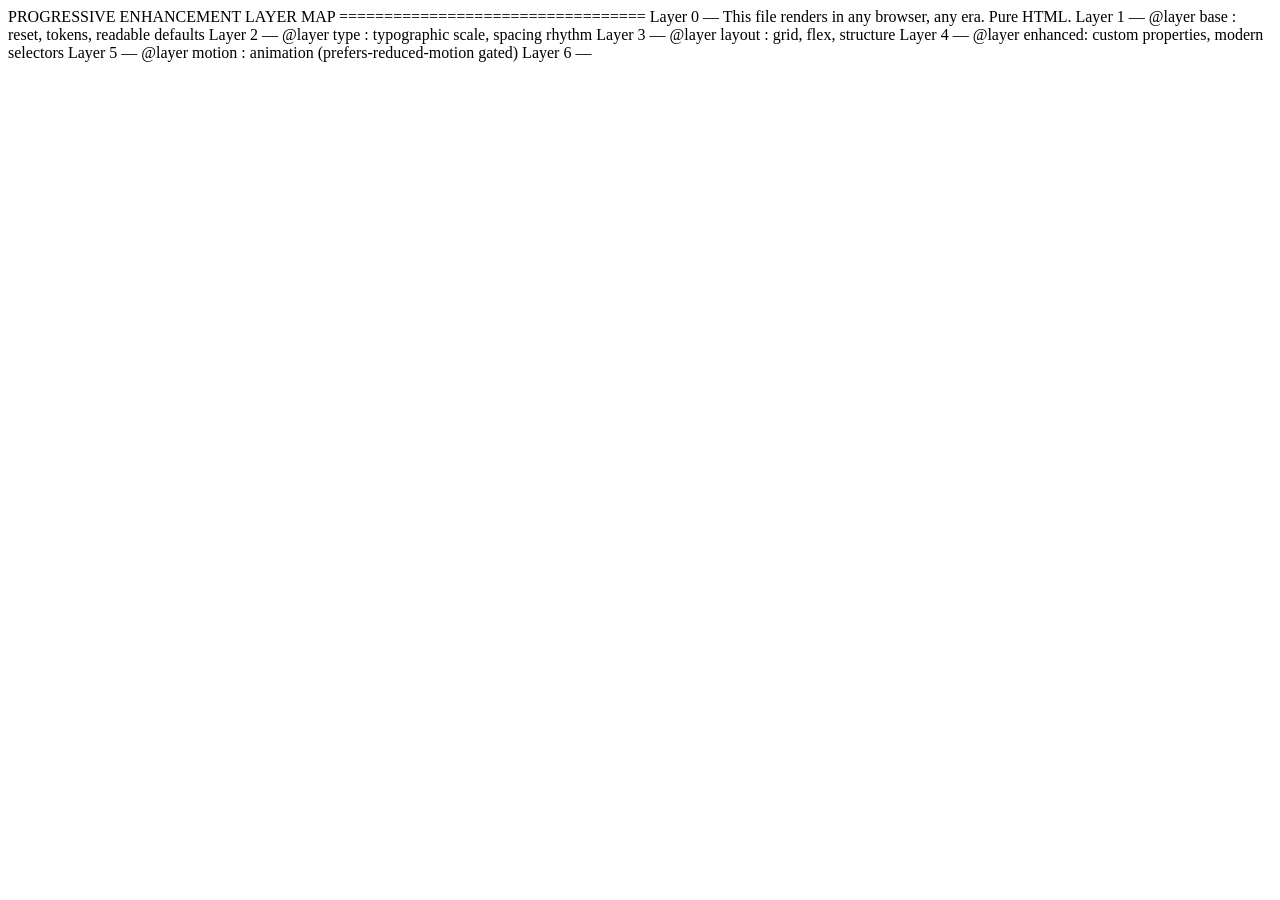
<file: jeffjenx-style-guide.html>
<!DOCTYPE html>
<html lang="en">
<head>
<meta charset="UTF-8">
<meta name="viewport" content="width=device-width, initial-scale=1.0">
<meta name="theme-color" content="#f8f8f8" media="(prefers-color-scheme: light)">
<meta name="theme-color" content="#1a1a1a" media="(prefers-color-scheme: dark)">
<script>/* anti-FOUC */(function(){var r=document.documentElement,s,ov;try{s=localStorage.getItem('jj-theme');ov=localStorage.getItem('jj-theme-override')==='true';}catch(e){}var sys=window.matchMedia&&window.matchMedia('(prefers-color-scheme:dark)').matches;r.setAttribute('data-theme',(ov&&s)?s:(sys?'dark':'light'));})();</script>
<meta name="description" content="Jeff Jenx component reference and design system documentation.">
<meta name="robots" content="index, follow">
<link rel="canonical" href="https://jeffjenx.design/jeffjenx-style-guide.html">
<meta property="og:type" content="website">
<meta property="og:url" content="https://jeffjenx.design/jeffjenx-style-guide.html">
<meta property="og:title" content="Jeff Jenx · Style Guide">
<meta property="og:description" content="Jeff Jenx component reference and design system documentation.">
<meta property="og:site_name" content="Jeff Jenx">
<meta property="og:image" content="https://www.jeffjenx.com/og-image.png">
<meta property="og:image:alt" content="Jeff Jenx Style Guide — Component Reference and Design System Documentation">
<meta name="twitter:site" content="@jeff_jenx">
<meta name="twitter:title" content="Jeff Jenx · Style Guide">
<meta name="twitter:description" content="Jeff Jenx component reference and design system documentation.">
<meta name="twitter:image" content="https://www.jeffjenx.com/og-image.png">
<meta name="twitter:image:alt" content="Jeff Jenx Style Guide — Component Reference and Design System Documentation">
  PROGRESSIVE ENHANCEMENT LAYER MAP
  ==================================
  Layer 0 — This file renders in any browser, any era. Pure HTML.
  Layer 1 — @layer base    : reset, tokens, readable defaults
  Layer 2 — @layer type    : typographic scale, spacing rhythm
  Layer 3 — @layer layout  : grid, flex, structure
  Layer 4 — @layer enhanced: custom properties, modern selectors
  Layer 5 — @layer motion  : animation (prefers-reduced-motion gated)
  Layer 6 — <script>       : theme toggle, copy buttons (non-critical)
-->

<link rel="preconnect" href="https://fonts.googleapis.com">
<link rel="preconnect" href="https://fonts.gstatic.com" crossorigin>
<link href="https://fonts.googleapis.com/css2?family=IBM+Plex+Mono:wght@400;500&family=IBM+Plex+Sans:wght@400;500&display=swap" rel="stylesheet">
<link rel="stylesheet" href="jeffjenx-tokens.css">
<link rel="icon" href="/favicon.ico" sizes="any">
<link rel="icon" type="image/png" sizes="32x32" href="/icons/jeffjenx-icon-light-32x32.png" media="(prefers-color-scheme: light)">
<link rel="icon" type="image/png" sizes="32x32" href="/icons/jeffjenx-icon-dark-32x32.png" media="(prefers-color-scheme: dark)">
<link rel="apple-touch-icon" sizes="180x180" href="/icons/jeffjenx-icon-light-180x180.png">
<link rel="me" href="https://github.com/jeffjenx">
<link rel="me" href="https://x.com/jeff_jenx">

<style>
/* =============================================================================
   LAYER 0 — BASE RESET
   Works in every browser. Zero assumptions about layout.
   ============================================================================= */
@layer base {
  *, *::before, *::after { box-sizing: border-box; margin: 0; padding: 0; }

  html {
    font-size: 16px;
    background: var(--jj-bg, #f8f8f8);
    color: var(--jj-fg, #0a0a0a);
    cursor: default;
    font-family: var(--jj-font-sans, sans-serif);
    scroll-padding-top: 4rem; /* 64px - safe ceiling for the nav bar */
    -webkit-text-size-adjust: 100%;
  }

  body { min-height: 100vh; }

  img, svg { display: block; max-width: 100%; }

  a {
    color: var(--jj-accent, var(--jj-fg, #0a0a0a));
    text-underline-offset: 3px;
  }
  a:hover { opacity: 0.75; }

  code, pre, kbd, samp {
    font-family: var(--jj-font-mono, monospace);
    font-size: 0.9em;
  }

  pre {
    overflow-x: auto;
    white-space: pre;
  }

  hr {
    border: none;
    border-top: 1px solid var(--jj-border-color, #c8c8c8);
    margin: 2rem 0;
  }

  table { border-collapse: collapse; width: 100%; }
  th, td { text-align: left; vertical-align: top; padding: 0.5rem 0.75rem; }
  th { font-weight: 500; border-bottom: 1px solid var(--jj-border-color, #c8c8c8); }
  td { border-bottom: 1px solid var(--jj-bg-sunken, #e8e8e8); }
}

/* =============================================================================
   LAYER 1 — TYPOGRAPHY
   Readable type at every scale. No layout, no color beyond defaults.
   ============================================================================= */
@layer type {
  h1, h2, h3, h4, h5, h6 {
    font-family: var(--jj-font-mono, monospace);
    font-weight: var(--jj-weight-medium, 500);
    line-height: var(--jj-leading-tight, 1.2);
    letter-spacing: var(--jj-tracking-tight, -0.03em);
    color: var(--jj-fg, #0a0a0a);
  }

  h1 { font-size: var(--jj-text-2xl, 2.441rem); }
  h2 { font-size: var(--jj-text-xl,  1.953rem); }
  h3 { font-size: var(--jj-text-lg,  1.563rem); }
  h4 { font-size: var(--jj-text-md,  1.25rem);  }
  h5 { font-size: var(--jj-text-base, 1rem); letter-spacing: 0; }
  h6 { font-size: var(--jj-text-sm,  0.8rem);
       letter-spacing: var(--jj-tracking-wider, 0.12em);
       text-transform: uppercase; }

  p {
    font-size: var(--jj-text-base, 1rem);
    line-height: var(--jj-leading-normal, 1.6);
    color: var(--jj-fg, #0a0a0a);
    max-width: 68ch;
  }

  p + p { margin-top: 1em; }

  small {
    font-size: var(--jj-text-sm, 0.8rem);
    color: var(--jj-fg-muted, #555);
  }

  strong { font-weight: var(--jj-weight-medium, 500); }

  blockquote {
    border-left: 3px solid var(--jj-accent, #0a0a0a);
    padding-left: 1rem;
    font-style: normal;
    color: var(--jj-fg-muted, #555);
  }

  [data-theme="light"] ::selection {
    color: var(--jj-accent-dark);
    background: var(--jj-accent-light);
  }

  [data-theme="dark"] ::selection {
    color: var(--jj-accent-light);
    background: var(--jj-accent-dark);
  }
}

/* =============================================================================
   LAYER 2 — LAYOUT
   Structure, spacing, grid. Requires layer 0 + 1 to be meaningful.
   ============================================================================= */
@layer layout {
  .sg-wrap {
    max-width: var(--jj-width-full, 1280px);
    margin: 0 auto;
    padding: 0 var(--jj-space-6, 1.5rem);
  }

  .sg-nav {
    position: sticky;
    top: 0;
    z-index: var(--jj-z-raised, 10);
    background: var(--jj-bg, #f8f8f8);
    border-bottom: 1px solid var(--jj-border-color, #c8c8c8);
    padding: var(--jj-space-3, 0.75rem) var(--jj-space-6, 1.5rem);
    display: flex;
    align-items: center;
    justify-content: space-between;
    gap: var(--jj-space-4, 1rem);
    flex-wrap: nowrap;
  }

  .sg-nav-links {
    display: flex;
    gap: var(--jj-space-4, 1rem);
    list-style: none;
  }

  .sg-main {
    padding: var(--jj-space-12, 3rem) 0;
    display: flex;
    flex-direction: column;
    gap: var(--jj-space-16, 4rem);
  }

  .sg-section {
    display: flex;
    flex-direction: column;
    gap: var(--jj-space-8, 2rem);
  }

  .sg-section-header {
    border-bottom: 1px solid var(--jj-border-color, #c8c8c8);
    padding-bottom: var(--jj-space-4, 1rem);
    display: flex;
    flex-direction: column;
    gap: var(--jj-space-2, 0.5rem);
  }

  .sg-layer-badge {
    font-family: var(--jj-font-mono, monospace);
    font-size: var(--jj-text-xs, 0.64rem);
    letter-spacing: var(--jj-tracking-widest, 0.18em);
    text-transform: uppercase;
    color: var(--jj-fg-subtle, #888);
  }

  .sg-row {
    display: flex;
    flex-wrap: wrap;
    gap: var(--jj-space-4, 1rem);
    align-items: flex-start;
  }

  .sg-col {
    display: flex;
    flex-direction: column;
    gap: var(--jj-space-3, 0.75rem);
  }

  .sg-grid-2 {
    display: grid;
    grid-template-columns: repeat(auto-fit, minmax(280px, 1fr));
    gap: var(--jj-space-4, 1rem);
  }

  .sg-grid-3 {
    display: grid;
    grid-template-columns: repeat(auto-fit, minmax(200px, 1fr));
    gap: var(--jj-space-4, 1rem);
  }

  .sg-surface {
    padding: var(--jj-space-6, 1.5rem);
    border: 1px solid var(--jj-border-color, #c8c8c8);
    display: flex;
    flex-wrap: wrap;
    gap: var(--jj-space-4, 1rem);
    align-items: flex-start;
  }

  .sg-surface--dark {
    background: var(--jj-black, #0a0a0a);
    color: var(--jj-white, #f8f8f8);
    border-color: #2a2a2a;
  }

  .sg-surface--light {
    background: var(--jj-white, #f8f8f8);
    color: var(--jj-black, #0a0a0a);
    border-color: #c8c8c8;
  }

  .sg-label {
    font-family: var(--jj-font-mono, monospace);
    font-size: var(--jj-text-xs, 0.64rem);
    letter-spacing: var(--jj-tracking-wider, 0.12em);
    text-transform: uppercase;
    color: var(--jj-fg-subtle, #888);
    margin-bottom: var(--jj-space-2, 0.5rem);
    display: block;
  }
}

/* =============================================================================
   LAYER 3 — COMPONENTS (ENHANCED)
   Full component styles. Requires layers 0–2.
   ============================================================================= */
@layer enhanced {

  /* --- MARK ---------------------------------------------------------------- */
  .jj-mark {
    display: inline-flex;
    align-items: center;
    justify-content: center;
    width: var(--jj-width-mark, 64px);
    height: var(--jj-width-mark, 64px);
    background: var(--jj-fg, #0a0a0a);
    color: var(--jj-bg, #f8f8f8);
    font-family: var(--jj-font-mono, monospace);
    font-weight: var(--jj-weight-medium, 500);
    font-size: var(--jj-text-2xl, 2.441rem);
    letter-spacing: var(--jj-tracking-tight, -0.03em);
    border-radius: var(--jj-radius-0, 0);
    flex-shrink: 0;
    line-height: 1;
    user-select: none;
  }
  .jj-mark--sm  { width: var(--jj-width-mark-sm, 32px); height: var(--jj-width-mark-sm, 32px); font-size: var(--jj-text-md, 1.25rem); }
  .jj-mark--lg  { width: var(--jj-width-mark-lg, 96px); height: var(--jj-width-mark-lg, 96px); font-size: var(--jj-text-3xl, 3.052rem); }
  .jj-mark--accent { background: var(--jj-accent, #0a0a0a); color: var(--jj-white, #f8f8f8); }

  .jj-lockup {
    display: inline-flex;
    align-items: center;
    gap: var(--jj-space-4, 1rem);
    text-decoration: none;
    color: inherit;
  }
  .jj-lockup-text { display: flex; flex-direction: column; gap: 2px; }
  .jj-lockup-name {
    font-family: var(--jj-font-mono, monospace);
    font-weight: var(--jj-weight-medium, 500);
    font-size: var(--jj-text-md, 1.25rem);
    letter-spacing: var(--jj-tracking-tight, -0.03em);
    line-height: 1;
    color: var(--jj-fg, #0a0a0a);
  }
  .jj-lockup-sub {
    font-family: var(--jj-font-mono, monospace);
    font-size: var(--jj-text-xs, 0.64rem);
    letter-spacing: var(--jj-tracking-widest, 0.18em);
    text-transform: uppercase;
    color: var(--jj-fg-subtle, #888);
  }
  .sg-surface--dark .jj-lockup-name { color: var(--jj-white, #f8f8f8); }
  .sg-surface--dark .jj-lockup-sub  { color: #555; }

  /* --- BUTTONS ------------------------------------------------------------ */
  .jj-btn {
    display: inline-flex;
    align-items: center;
    justify-content: center;
    gap: var(--jj-space-2, 0.5rem);
    padding: var(--jj-space-3, 0.75rem) var(--jj-space-5, 1.25rem);
    font-family: var(--jj-font-mono, monospace);
    font-size: var(--jj-text-sm, 0.8rem);
    font-weight: var(--jj-weight-medium, 500);
    letter-spacing: var(--jj-tracking-wide, 0.06em);
    line-height: 1;
    border-radius: var(--jj-radius-md, 4px);
    cursor: pointer;
    text-decoration: none;
    border: 1px solid transparent;
    transition: background var(--jj-duration-fast, 80ms) var(--jj-ease, ease),
                color var(--jj-duration-fast, 80ms) var(--jj-ease, ease),
                border-color var(--jj-duration-fast, 80ms) var(--jj-ease, ease);
  }
  .jj-btn:focus-visible {
    outline: 2px solid var(--jj-accent, #0a0a0a);
    outline-offset: 2px;
  }

  /* Primary */
  .jj-btn--primary {
    background: var(--jj-fg, #0a0a0a);
    color: var(--jj-bg, #f8f8f8);
    border-color: var(--jj-fg, #0a0a0a);
  }
  .jj-btn--primary:hover {
    background: var(--jj-charcoal, #2a2a2a);
    border-color: var(--jj-charcoal, #2a2a2a);
  }

  /* Secondary */
  .jj-btn--secondary {
    background: transparent;
    color: var(--jj-fg, #0a0a0a);
    border-color: var(--jj-border-color, #c8c8c8);
  }
  .jj-btn--secondary:hover {
    background: var(--jj-bg-sunken, #e8e8e8);
  }

  /* Accent */
  .jj-btn--accent {
    background: var(--jj-accent, #0a0a0a);
    color: var(--jj-white, #f8f8f8);
    border-color: var(--jj-accent, #0a0a0a);
  }
  .jj-btn--accent:hover {
    background: var(--jj-accent-dark, #333);
    border-color: var(--jj-accent-dark, #333);
  }

  /* Ghost */
  .jj-btn--ghost {
    background: transparent;
    color: var(--jj-fg-muted, #555);
    border-color: transparent;
  }
  .jj-btn--ghost:hover {
    color: var(--jj-fg, #0a0a0a);
    background: var(--jj-bg-sunken, #e8e8e8);
  }

  /* Sizes */
  .jj-btn--sm { padding: var(--jj-space-2, 0.5rem) var(--jj-space-3, 0.75rem); font-size: var(--jj-text-xs, 0.64rem); }
  .jj-btn--lg { padding: var(--jj-space-4, 1rem) var(--jj-space-8, 2rem); font-size: var(--jj-text-base, 1rem); }

  /* Disabled */
  .jj-btn:disabled,
  .jj-btn[aria-disabled="true"] {
    opacity: 0.4;
    cursor: not-allowed;
    pointer-events: none;
  }

  /* --- TAGS / BADGES ------------------------------------------------------ */
  .jj-tag {
    display: inline-flex;
    align-items: center;
    gap: var(--jj-space-1, 0.25rem);
    padding: var(--jj-space-1, 0.25rem) var(--jj-space-2, 0.5rem);
    font-family: var(--jj-font-mono, monospace);
    font-size: var(--jj-text-xs, 0.64rem);
    font-weight: var(--jj-weight-medium, 500);
    letter-spacing: var(--jj-tracking-wider, 0.12em);
    text-transform: uppercase;
    border-radius: var(--jj-radius-sm, 2px);
    line-height: 1.4;
    white-space: nowrap;
  }
  .jj-tag--default  { background: var(--jj-bg-sunken, #e8e8e8); color: var(--jj-fg-muted, #555); }
  .jj-tag--accent   { background: var(--jj-accent-light, #e8e8e8); color: var(--jj-accent, #0a0a0a); }
  .jj-tag--solid    { background: var(--jj-accent, #0a0a0a); color: var(--jj-white, #f8f8f8); }
  .jj-tag--outline  { background: transparent; color: var(--jj-fg-muted, #555); border: 1px solid var(--jj-border-color, #c8c8c8); }

  /* Category label (inline, no background) */
  .jj-category-label {
    font-family: var(--jj-font-mono, monospace);
    font-size: var(--jj-text-xs, 0.64rem);
    font-weight: var(--jj-weight-medium, 500);
    letter-spacing: var(--jj-tracking-wider, 0.12em);
    text-transform: uppercase;
    color: var(--jj-accent, #0a0a0a);
  }

  /* --- INPUTS ------------------------------------------------------------- */
  .jj-input,
  .jj-select,
  .jj-textarea {
    display: block;
    width: 100%;
    padding: var(--jj-space-3, 0.75rem) var(--jj-space-4, 1rem);
    font-family: var(--jj-font-mono, monospace);
    font-size: var(--jj-text-sm, 0.8rem);
    color: var(--jj-fg, #0a0a0a);
    background: var(--jj-bg-raised, #fff);
    border: 1px solid var(--jj-border-color, #c8c8c8);
    border-radius: var(--jj-radius-md, 4px);
    line-height: var(--jj-leading-snug, 1.4);
    transition: border-color var(--jj-duration-fast, 80ms);
    -webkit-appearance: none;
    appearance: none;
  }
  .jj-input:focus,
  .jj-select:focus,
  .jj-textarea:focus {
    outline: none;
    border-color: var(--jj-accent, #0a0a0a);
    box-shadow: 0 0 0 2px color-mix(in srgb, var(--jj-accent, #0a0a0a) 15%, transparent);
  }
  .jj-input::placeholder,
  .jj-textarea::placeholder { color: var(--jj-fg-subtle, #888); }
  .jj-input:disabled,
  .jj-select:disabled,
  .jj-textarea:disabled {
    opacity: 0.5;
    cursor: not-allowed;
    background: var(--jj-bg-sunken, #e8e8e8);
  }

  .jj-label {
    display: block;
    font-family: var(--jj-font-mono, monospace);
    font-size: var(--jj-text-xs, 0.64rem);
    font-weight: var(--jj-weight-medium, 500);
    letter-spacing: var(--jj-tracking-wider, 0.12em);
    text-transform: uppercase;
    color: var(--jj-fg-muted, #555);
    margin-bottom: var(--jj-space-2, 0.5rem);
  }

  .jj-field { display: flex; flex-direction: column; gap: var(--jj-space-2, 0.5rem); }
  .jj-field-hint {
    font-family: var(--jj-font-sans, sans-serif);
    font-size: var(--jj-text-xs, 0.64rem);
    color: var(--jj-fg-subtle, #888);
  }
  .jj-field-error .jj-input,
  .jj-field-error .jj-select { border-color: #9B1C1C; }
  .jj-field-error .jj-field-hint { color: #9B1C1C; }

  /* --- CARDS -------------------------------------------------------------- */
  .jj-card {
    background: var(--jj-bg-raised, #fff);
    border: 1px solid var(--jj-border-color, #c8c8c8);
    border-radius: 0;
    padding: var(--jj-space-6, 1.5rem);
    display: flex;
    flex-direction: column;
    gap: var(--jj-space-4, 1rem);
  }
  .jj-card--accent { border-left: 3px solid var(--jj-accent, #0a0a0a); }
  .jj-card-title {
    font-family: var(--jj-font-mono, monospace);
    font-size: var(--jj-text-md, 1.25rem);
    font-weight: var(--jj-weight-medium, 500);
    letter-spacing: var(--jj-tracking-tight, -0.03em);
    color: var(--jj-fg, #0a0a0a);
    line-height: var(--jj-leading-tight, 1.2);
  }
  .jj-card-meta {
    font-family: var(--jj-font-mono, monospace);
    font-size: var(--jj-text-xs, 0.64rem);
    letter-spacing: var(--jj-tracking-wider, 0.12em);
    text-transform: uppercase;
    color: var(--jj-fg-subtle, #888);
  }
  .jj-card-body {
    font-family: var(--jj-font-sans, sans-serif);
    font-size: var(--jj-text-sm, 0.8rem);
    line-height: var(--jj-leading-normal, 1.6);
    color: var(--jj-fg-muted, #555);
  }
  .jj-card-footer {
    display: flex;
    align-items: center;
    justify-content: space-between;
    gap: var(--jj-space-3, 0.75rem);
    flex-wrap: wrap;
    padding-top: var(--jj-space-4, 1rem);
    border-top: 1px solid var(--jj-border-color, #c8c8c8);
    margin-top: auto;
  }
  .jj-card-price {
    font-family: var(--jj-font-mono, monospace);
    font-size: var(--jj-text-lg, 1.563rem);
    font-weight: var(--jj-weight-medium, 500);
    font-variant-numeric: tabular-nums;
    color: var(--jj-fg, #0a0a0a);
    letter-spacing: var(--jj-tracking-tight, -0.03em);
  }

  /* --- PRODUCT CARD ------------------------------------------------------- */
  .jj-product-card {
    background: var(--jj-bg-raised, #fff);
    border: 1px solid var(--jj-border-color, #c8c8c8);
    border-radius: 0;
    overflow: hidden;
    display: flex;
    flex-direction: column;
    text-decoration: none;
    color: inherit;
    transition: border-color var(--jj-duration-normal, 160ms);
  }
  .jj-product-card:hover { border-color: var(--jj-accent, #0a0a0a); }
  .jj-product-card-img {
    aspect-ratio: 4/3;
    background: var(--jj-bg-sunken, #e8e8e8);
    display: flex;
    align-items: center;
    justify-content: center;
    font-family: var(--jj-font-mono, monospace);
    font-size: var(--jj-text-xs, 0.64rem);
    color: var(--jj-fg-subtle, #888);
    letter-spacing: var(--jj-tracking-wider, 0.12em);
    border-bottom: 1px solid var(--jj-border-color, #c8c8c8);
    position: relative;
  }
  .jj-product-card-accent-bar {
    position: absolute;
    top: 0; left: 0; right: 0;
    height: 3px;
    background: var(--jj-accent, #0a0a0a);
  }
  .jj-product-card-body {
    padding: var(--jj-space-4, 1rem) var(--jj-space-5, 1.25rem);
    display: flex;
    flex-direction: column;
    gap: var(--jj-space-2, 0.5rem);
    flex: 1;
  }
  .jj-product-card-footer {
    padding: var(--jj-space-3, 0.75rem) var(--jj-space-5, 1.25rem);
    border-top: 1px solid var(--jj-border-color, #c8c8c8);
    display: flex;
    align-items: center;
    justify-content: space-between;
    gap: var(--jj-space-3, 0.75rem);
  }

  /* --- NAVIGATION --------------------------------------------------------- */
  .jj-nav-link {
    font-family: var(--jj-font-mono, monospace);
    font-size: var(--jj-text-sm, 0.8rem);
    font-weight: var(--jj-weight-medium, 500);
    letter-spacing: var(--jj-tracking-wide, 0.06em);
    color: var(--jj-fg-muted, #555);
    text-decoration: none;
    padding: var(--jj-space-1, 0.25rem) 0;
    border-bottom: 2px solid transparent;
    transition: color var(--jj-duration-fast, 80ms),
                border-color var(--jj-duration-fast, 80ms);
  }
  .jj-nav-link:hover,
  .jj-nav-link[aria-current="page"] {
    color: var(--jj-fg, #0a0a0a);
    border-bottom-color: var(--jj-accent, #0a0a0a);
    opacity: 1;
  }

  /* --- CODE BLOCK --------------------------------------------------------- */
  .jj-code {
    background: var(--jj-bg-sunken, #e8e8e8);
    border: 1px solid var(--jj-border-color, #c8c8c8);
    border-radius: var(--jj-radius-sm, 2px);
    padding: var(--jj-space-4, 1rem) var(--jj-space-5, 1.25rem);
    font-family: var(--jj-font-mono, monospace);
    font-size: var(--jj-text-sm, 0.8rem);
    line-height: var(--jj-leading-loose, 1.8);
    color: var(--jj-fg, #0a0a0a);
    overflow-x: auto;
    position: relative;
    white-space: pre;
  }
  .jj-code .comment { color: var(--jj-fg-subtle, #888); }
  .jj-code .key     { color: var(--jj-accent, #0a0a0a); font-weight: 500; }
  .jj-code .value   { color: var(--jj-fg-muted, #555); }

  /* Inline code */
  .jj-inline-code {
    font-family: var(--jj-font-mono, monospace);
    font-size: 0.875em;
    background: var(--jj-bg-sunken, #e8e8e8);
    padding: 1px 5px;
    border-radius: var(--jj-radius-sm, 2px);
    color: var(--jj-fg, #0a0a0a);
  }

  /* --- SWATCH ------------------------------------------------------------- */
  .jj-swatch-grid {
    display: grid;
    grid-template-columns: repeat(auto-fill, minmax(120px, 1fr));
    gap: var(--jj-space-3, 0.75rem);
  }
  .jj-swatch {
    display: flex;
    flex-direction: column;
    gap: var(--jj-space-2, 0.5rem);
  }
  .jj-swatch-block {
    height: 48px;
    border-radius: var(--jj-radius-sm, 2px);
    border: 1px solid rgba(0,0,0,0.08);
  }
  .jj-swatch-name {
    font-family: var(--jj-font-mono, monospace);
    font-size: var(--jj-text-xs, 0.64rem);
    font-weight: var(--jj-weight-medium, 500);
    color: var(--jj-fg, #0a0a0a);
  }
  .jj-swatch-hex {
    font-family: var(--jj-font-mono, monospace);
    font-size: var(--jj-text-xs, 0.64rem);
    color: var(--jj-fg-subtle, #888);
  }

  /* --- TYPE SCALE DEMO ---------------------------------------------------- */
  .jj-type-specimen {
    display: flex;
    flex-direction: column;
    gap: var(--jj-space-3, 0.75rem);
  }
  .jj-type-row {
    display: flex;
    align-items: baseline;
    gap: var(--jj-space-6, 1.5rem);
    padding: var(--jj-space-3, 0.75rem) 0;
    border-bottom: 1px solid var(--jj-bg-sunken, #e8e8e8);
  }
  .jj-type-meta {
    font-family: var(--jj-font-mono, monospace);
    font-size: var(--jj-text-xs, 0.64rem);
    color: var(--jj-fg-subtle, #888);
    min-width: 180px;
    flex-shrink: 0;
  }

  /* --- DIVIDER ------------------------------------------------------------ */
  .jj-divider {
    border: none;
    border-top: 1px solid var(--jj-border-color, #c8c8c8);
  }

  /* --- THEME TOGGLE ------------------------------------------------------- */
  #theme-toggle {
    font-family: var(--jj-font-mono, monospace);
    font-size: var(--jj-text-xs, 0.64rem);
    letter-spacing: var(--jj-tracking-wider, 0.12em);
    text-transform: uppercase;
    background: none;
    border: 1px solid var(--jj-border-color, #c8c8c8);
    color: var(--jj-fg-muted, #555);
    padding: var(--jj-space-2, 0.5rem) var(--jj-space-3, 0.75rem);
    border-radius: var(--jj-radius-md, 4px);
    cursor: pointer;
  }
  #theme-toggle:hover { background: var(--jj-bg-sunken, #e8e8e8); }
}

/* =============================================================================
   LAYER 4 — MOTION
   Only runs if user has not requested reduced motion.
   ============================================================================= */
@layer motion {
  @media (prefers-reduced-motion: no-preference) {
    .jj-product-card { transition: border-color var(--jj-duration-normal, 160ms) var(--jj-ease, ease),
                                   transform var(--jj-duration-normal, 160ms) var(--jj-ease, ease); }
    .jj-product-card:hover { transform: translateY(-2px); }

    .jj-btn { transition: background var(--jj-duration-fast, 80ms) var(--jj-ease, ease),
                           color var(--jj-duration-fast, 80ms) var(--jj-ease, ease),
                           border-color var(--jj-duration-fast, 80ms) var(--jj-ease, ease),
                           transform var(--jj-duration-fast, 80ms) var(--jj-ease, ease); }
    .jj-btn:active { transform: scale(0.98); }
  }
}

@media (max-width: 520px) {
  .sg-nav-links { display: none; }
}
</style>
</head>

<body>

<!-- =====================================================================
     NAVIGATION
     Layer 0: semantic nav landmark, links work with no CSS
     Layer 2+: sticky bar with lockup and theme toggle
     ===================================================================== -->
<nav class="sg-nav" aria-label="Style guide navigation">
  <a href="index.html" class="jj-lockup" aria-label="Jeff Jenx home">
    <span class="jj-mark jj-mark--sm" aria-hidden="true">JJ</span>
    <span class="jj-lockup-text">
      <span class="jj-lockup-name">Jeff Jenx</span>
      <span class="jj-lockup-sub">Style Guide v1.0</span>
    </span>
  </a>
  <ul class="sg-nav-links" role="list">
    <li><a href="#mark"       class="jj-nav-link">Mark</a></li>
    <li><a href="#color"      class="jj-nav-link">Color</a></li>
    <li><a href="#type"       class="jj-nav-link">Type</a></li>
    <li><a href="#buttons"    class="jj-nav-link">Buttons</a></li>
    <li><a href="#inputs"     class="jj-nav-link">Inputs</a></li>
    <li><a href="#cards"      class="jj-nav-link">Cards</a></li>
    <li><a href="#categories" class="jj-nav-link">Categories</a></li>
    <li><a href="#layers"     class="jj-nav-link">PE Layers</a></li>
  </ul>
</nav>

<main class="sg-wrap">
<div class="sg-main">

  <!-- MARK ================================================================ -->
  <section class="sg-section" id="mark">
    <div class="sg-section-header">
      <span class="sg-layer-badge">Brand · Mark System</span>
      <h2>Logomark &amp; lockup</h2>
      <p>Filled square. No stroke. Fill = foreground (or accent). JJ = background. Always. The <code class="jj-inline-code">[JJ]</code> text string is the universal plain-text fallback.</p>
    </div>

    <div class="sg-row">
      <div class="sg-col">
        <span class="sg-label">Sizes · light</span>
        <div class="sg-surface sg-surface--light sg-row" style="align-items:flex-end;gap:1rem">
          <span class="jj-mark jj-mark--sm"  style="background:var(--jj-black);color:var(--jj-white)" aria-label="Jeff Jenx mark small">JJ</span>
          <span class="jj-mark"              style="background:var(--jj-black);color:var(--jj-white)" aria-label="Jeff Jenx mark">JJ</span>
          <span class="jj-mark jj-mark--lg"  style="background:var(--jj-black);color:var(--jj-white)" aria-label="Jeff Jenx mark large">JJ</span>
        </div>
      </div>
      <div class="sg-col">
        <span class="sg-label">Sizes · dark</span>
        <div class="sg-surface sg-surface--dark sg-row" style="align-items:flex-end;gap:1rem">
          <span class="jj-mark jj-mark--sm"  style="background:var(--jj-white);color:var(--jj-black)" aria-label="Jeff Jenx mark small dark">JJ</span>
          <span class="jj-mark"              style="background:var(--jj-white);color:var(--jj-black)" aria-label="Jeff Jenx mark dark">JJ</span>
          <span class="jj-mark jj-mark--lg"  style="background:var(--jj-white);color:var(--jj-black)" aria-label="Jeff Jenx mark large dark">JJ</span>
        </div>
      </div>
    </div>

    <div class="sg-row">
      <div class="sg-col" style="flex:1;min-width:260px">
        <span class="sg-label">Full lockup · light</span>
        <div class="sg-surface sg-surface--light">
          <a href="#" class="jj-lockup">
            <span class="jj-mark" style="background:var(--jj-black);color:var(--jj-white)" aria-hidden="true">JJ</span>
            <span class="jj-lockup-text">
              <span class="jj-lockup-name" style="color:var(--jj-black)">Jeff Jenx</span>
              <span class="jj-lockup-sub">Since 1983</span>
            </span>
          </a>
        </div>
      </div>
      <div class="sg-col" style="flex:1;min-width:260px">
        <span class="sg-label">Full lockup · dark</span>
        <div class="sg-surface sg-surface--dark">
          <a href="#" class="jj-lockup">
            <span class="jj-mark" style="background:var(--jj-white);color:var(--jj-black)" aria-hidden="true">JJ</span>
            <span class="jj-lockup-text">
              <span class="jj-lockup-name" style="color:var(--jj-white)">Jeff Jenx</span>
              <span class="jj-lockup-sub">Since 1983</span>
            </span>
          </a>
        </div>
      </div>
    </div>

    <div class="sg-col">
      <span class="sg-label">Plain text fallback — works in every context</span>
      <div class="jj-code" role="figure" aria-label="Text fallback examples">
<span class="comment"># Markdown / README</span>
<span class="key">[JJ] Jeff Jenx</span>

<span class="comment"># With category</span>
<span class="key">[JJ] Jeff Jenx · GB Home</span>

<span class="comment"># Terminal / git log</span>
<span class="key">[JJ] jeffjenx.com — accuracy · simplicity · performance</span>
      </div>
    </div>
  </section>

  <hr class="jj-divider">

  <!-- COLOR =============================================================== -->
  <section class="sg-section" id="color">
    <div class="sg-section-header">
      <span class="sg-layer-badge">Design Tokens · Color</span>
      <h2>Color system</h2>
      <p>Monochrome base. Category accents applied via <code class="jj-inline-code">data-category</code> attribute on any ancestor element.</p>
    </div>

    <div>
      <span class="sg-label">Base palette</span>
      <div class="jj-swatch-grid">
        <div class="jj-swatch"><div class="jj-swatch-block" style="background:#0a0a0a"></div><div class="jj-swatch-name">JJ Black</div><div class="jj-swatch-hex">#0a0a0a</div></div>
        <div class="jj-swatch"><div class="jj-swatch-block" style="background:#1a1a1a"></div><div class="jj-swatch-name">Ink</div><div class="jj-swatch-hex">#1a1a1a</div></div>
        <div class="jj-swatch"><div class="jj-swatch-block" style="background:#2a2a2a"></div><div class="jj-swatch-name">Charcoal</div><div class="jj-swatch-hex">#2a2a2a</div></div>
        <div class="jj-swatch"><div class="jj-swatch-block" style="background:#3a3a3a"></div><div class="jj-swatch-name">Border</div><div class="jj-swatch-hex">#3a3a3a</div></div>
        <div class="jj-swatch"><div class="jj-swatch-block" style="background:#888"></div><div class="jj-swatch-name">Muted</div><div class="jj-swatch-hex">#888888</div></div>
        <div class="jj-swatch"><div class="jj-swatch-block" style="background:#c8c8c8"></div><div class="jj-swatch-name">Silver</div><div class="jj-swatch-hex">#c8c8c8</div></div>
        <div class="jj-swatch"><div class="jj-swatch-block" style="background:#e8e8e8"></div><div class="jj-swatch-name">Smoke</div><div class="jj-swatch-hex">#e8e8e8</div></div>
        <div class="jj-swatch"><div class="jj-swatch-block" style="background:#f8f8f8;border:1px solid #ddd"></div><div class="jj-swatch-name">JJ White</div><div class="jj-swatch-hex">#f8f8f8</div></div>
      </div>
    </div>

    <div>
      <span class="sg-label">Category accents</span>
      <div class="jj-swatch-grid">
        <div class="jj-swatch"><div class="jj-swatch-block" style="background:linear-gradient(to top right, #7B5EA7 calc(50% - 0.5px), #EDE9F8 calc(50% + 0.5px))"></div><div class="jj-swatch-name">GB Indigo</div><div class="jj-swatch-hex">#7B5EA7 | #EDE9F8</div></div>
        <div class="jj-swatch"><div class="jj-swatch-block" style="background:linear-gradient(to top right, #9B1C1C calc(50% - 0.5px), #FCE8E8 calc(50% + 0.5px))"></div><div class="jj-swatch-name">NES Red</div><div class="jj-swatch-hex">#9B1C1C | #FCE8E8</div></div>
        <div class="jj-swatch"><div class="jj-swatch-block" style="background:linear-gradient(to top right, #003791 calc(50% - 0.5px), #E5F0FA calc(50% + 0.5px))"></div><div class="jj-swatch-name">PS Blue</div><div class="jj-swatch-hex">#003791 | #E5F0FA</div></div>
        <div class="jj-swatch"><div class="jj-swatch-block" style="background:linear-gradient(to top right, #C0A060 calc(50% - 0.5px), #FAF4E5 calc(50% + 0.5px))"></div><div class="jj-swatch-name">SHOP Gold</div><div class="jj-swatch-hex">#C0A060 | #FAF4E5</div></div>
        <div class="jj-swatch"><div class="jj-swatch-block" style="background:linear-gradient(to top right, #0066CC calc(50% - 0.5px), #E5F0FA calc(50% + 0.5px))"></div><div class="jj-swatch-name">WEB Blue</div><div class="jj-swatch-hex">#0066CC | #E5F0FA</div></div>
        <div class="jj-swatch"><div class="jj-swatch-block" style="background:linear-gradient(to top right, #107C10 calc(50% - 0.5px), #E6F4E6 calc(50% + 0.5px))"></div><div class="jj-swatch-name">XBX Green</div><div class="jj-swatch-hex">#107C10 | #E6F4E6</div></div>
      </div>
    </div>
  </section>

  <hr class="jj-divider">

  <!-- TYPOGRAPHY ========================================================== -->
  <section class="sg-section" id="type">
    <div class="sg-section-header">
      <span class="sg-layer-badge">Design Tokens · Typography</span>
      <h2>Type scale</h2>
      <p>Major Third ratio (×1.250). IBM Plex Mono for display and UI, IBM Plex Sans for body. Two weights only: 400 and 500.</p>
    </div>

    <div class="jj-type-specimen">
      <div class="jj-type-row">
        <div class="jj-type-meta">--jj-text-2xs · 8px<br>bitmap floor</div>
        <span style="font-size:var(--jj-text-2xs);font-family:var(--jj-font-mono)">Jeff Jenx · Since 1983</span>
      </div>
      <div class="jj-type-row">
        <div class="jj-type-meta">--jj-text-xs · 10px<br>labels, legal</div>
        <span style="font-size:var(--jj-text-xs);font-family:var(--jj-font-mono)">Jeff Jenx · Since 1983</span>
      </div>
      <div class="jj-type-row">
        <div class="jj-type-meta">--jj-text-sm · 13px<br>secondary UI</div>
        <span style="font-size:var(--jj-text-sm);font-family:var(--jj-font-mono)">Jeff Jenx · Since 1983</span>
      </div>
      <div class="jj-type-row">
        <div class="jj-type-meta">--jj-text-base · 16px<br>body text</div>
        <span style="font-size:var(--jj-text-base);font-family:var(--jj-font-sans)">Jeff Jenx · Since 1983</span>
      </div>
      <div class="jj-type-row">
        <div class="jj-type-meta">--jj-text-md · 20px<br>lead, card titles</div>
        <span style="font-size:var(--jj-text-md);font-family:var(--jj-font-mono);font-weight:500;letter-spacing:-0.02em">Jeff Jenx</span>
      </div>
      <div class="jj-type-row">
        <div class="jj-type-meta">--jj-text-lg · 25px<br>section headings</div>
        <span style="font-size:var(--jj-text-lg);font-family:var(--jj-font-mono);font-weight:500;letter-spacing:-0.02em">Jeff Jenx</span>
      </div>
      <div class="jj-type-row">
        <div class="jj-type-meta">--jj-text-xl · 31px<br>page headings</div>
        <span style="font-size:var(--jj-text-xl);font-family:var(--jj-font-mono);font-weight:500;letter-spacing:-0.03em">Jeff Jenx</span>
      </div>
      <div class="jj-type-row">
        <div class="jj-type-meta">--jj-text-2xl · 39px<br>hero headings</div>
        <span style="font-size:var(--jj-text-2xl);font-family:var(--jj-font-mono);font-weight:500;letter-spacing:-0.03em">Jeff Jenx</span>
      </div>
      <div class="jj-type-row">
        <div class="jj-type-meta">--jj-text-3xl · 49px<br>display, wordmark</div>
        <span style="font-size:var(--jj-text-3xl);font-family:var(--jj-font-mono);font-weight:500;letter-spacing:-0.04em">Jeff Jenx</span>
      </div>
    </div>

    <div>
      <span class="sg-label">OpenType features</span>
      <div class="sg-row">
        <div class="sg-col">
          <span class="sg-label">Tabular nums (prices, stats)</span>
          <pre style="font-family:var(--jj-font-mono);font-size:var(--jj-text-md);font-variant-numeric:tabular-nums">$ 1,234.00<br>$   987.50<br>$     5.99</pre>
        </div>
        <div class="sg-col">
          <span class="sg-label">Default proportional</span>
          <pre style="font-family:var(--jj-font-mono);font-size:var(--jj-text-md)">$ 1,234.00<br>$   987.50<br>$     5.99</pre>
        </div>
      </div>
    </div>
  </section>

  <hr class="jj-divider">

  <!-- BUTTONS ============================================================= -->
  <section class="sg-section" id="buttons">
    <div class="sg-section-header">
      <span class="sg-layer-badge">Components · Layer 3</span>
      <h2>Buttons</h2>
      <p>Four variants, three sizes. Accent buttons inherit <code class="jj-inline-code">--jj-accent</code> from nearest <code class="jj-inline-code">data-category</code> ancestor.</p>
    </div>

    <div class="sg-col">
      <span class="sg-label">Variants</span>
      <div class="sg-surface sg-row" style="align-items:center">
        <button class="jj-btn jj-btn--primary">Primary</button>
        <button class="jj-btn jj-btn--secondary">Secondary</button>
        <button class="jj-btn jj-btn--accent" data-category="gb">Accent (GB)</button>
        <button class="jj-btn jj-btn--ghost">Ghost</button>
        <button class="jj-btn jj-btn--primary" disabled>Disabled</button>
      </div>
    </div>

    <div class="sg-col">
      <span class="sg-label">Sizes</span>
      <div class="sg-surface sg-row" style="align-items:center">
        <button class="jj-btn jj-btn--secondary jj-btn--sm">Small</button>
        <button class="jj-btn jj-btn--secondary">Default</button>
        <button class="jj-btn jj-btn--secondary jj-btn--lg">Large</button>
      </div>
    </div>

    <div class="sg-col">
      <span class="sg-label">Category accents on buttons</span>
      <div class="sg-surface sg-row" style="align-items:center;flex-wrap:wrap">
        <span data-category="gb">  <button class="jj-btn jj-btn--accent">GB</button></span>
        <span data-category="nes"> <button class="jj-btn jj-btn--accent">NES</button></span>
        <span data-category="ps"><button class="jj-btn jj-btn--accent">PS</button></span>
        <span data-category="shop"><button class="jj-btn jj-btn--accent">SHOP</button></span>
        <span data-category="web"> <button class="jj-btn jj-btn--accent">WEB</button></span>
        <span data-category="xbx"><button class="jj-btn jj-btn--accent">XBX</button></span>
      </div>
    </div>
  </section>

  <hr class="jj-divider">

  <!-- INPUTS ============================================================== -->
  <section class="sg-section" id="inputs">
    <div class="sg-section-header">
      <span class="sg-layer-badge">Components · Layer 3</span>
      <h2>Form inputs</h2>
      <p>All inputs use monospace font. Focus ring inherits the active accent. Works with no JS — all validation via HTML attributes.</p>
    </div>

    <div class="sg-grid-2">
      <div class="jj-field">
        <label class="jj-label" for="input-default">Name</label>
        <input class="jj-input" id="input-default" type="text" placeholder="Jeffrey Jenkins">
      </div>
      <div class="jj-field">
        <label class="jj-label" for="input-email">Email</label>
        <input class="jj-input" id="input-email" type="email" placeholder="hello@jeffjenx.com">
        <span class="jj-field-hint">Used only to send your receipt. Not stored.</span>
      </div>
      <div class="jj-field jj-field-error">
        <label class="jj-label" for="input-error">Username</label>
        <input class="jj-input" id="input-error" type="text" value="taken_name" aria-invalid="true" aria-describedby="input-error-msg">
        <span class="jj-field-hint" id="input-error-msg" role="alert">That username is already taken.</span>
      </div>
      <div class="jj-field">
        <label class="jj-label" for="input-disabled">API key</label>
        <input class="jj-input" id="input-disabled" type="text" value="jj_live_xxxxxxxxxxxx" disabled>
      </div>
      <div class="jj-field" style="grid-column:1/-1">
        <label class="jj-label" for="input-message">Message</label>
        <textarea class="jj-textarea" id="input-message" rows="4" placeholder="Tell me about your project..."></textarea>
      </div>
    </div>

    <div data-category="gb">
      <span class="sg-label">Accent focus ring inherits category (GB Indigo shown)</span>
      <div class="jj-field" style="max-width:320px">
        <label class="jj-label" for="input-gb">ROM filename</label>
        <input class="jj-input" id="input-gb" type="text" placeholder="gb_home_v1.0.0.gb">
        <span class="jj-field-hint">GB Home project — accent is Game Boy Indigo</span>
      </div>
    </div>
  </section>

  <hr class="jj-divider">

  <!-- CARDS =============================================================== -->
  <section class="sg-section" id="cards">
    <div class="sg-section-header">
      <span class="sg-layer-badge">Components · Layer 3</span>
      <h2>Cards</h2>
      <p>Two card types: content card and product card. Both use the accent bar to signal category.</p>
    </div>

    <div>
      <span class="sg-label">Content cards</span>
      <div class="sg-grid-2">
        <div class="jj-card">
          <div class="jj-card-meta">Project</div>
          <h3 class="jj-card-title">GB Home</h3>
          <p class="jj-card-body">A launch ROM for custom Game Boy flash carts. Boots directly into a home menu with save state management and library organization.</p>
          <div class="jj-card-footer">
            <span class="jj-tag jj-tag--default">Open source</span>
            <a href="#" class="jj-btn jj-btn--ghost jj-btn--sm">View →</a>
          </div>
        </div>
        <div class="jj-card jj-card--accent" data-category="gb">
          <div class="jj-category-label">GB Home</div>
          <h3 class="jj-card-title">GB Home</h3>
          <p class="jj-card-body">Same card with <code class="jj-inline-code">data-category="gb"</code> on the element and <code class="jj-inline-code">.jj-card--accent</code> for the border-left. Accent color cascades to all children automatically.</p>
          <div class="jj-card-footer">
            <span class="jj-tag jj-tag--accent">GB Home</span>
            <a href="#" class="jj-btn jj-btn--accent jj-btn--sm">View →</a>
          </div>
        </div>
      </div>
    </div>

    <div>
      <span class="sg-label">Product cards</span>
      <div class="sg-grid-3">

        <div data-category="gb">
          <a href="#" class="jj-product-card">
            <div class="jj-product-card-img" aria-label="Product image placeholder">
              <div class="jj-product-card-accent-bar"></div>
              IMAGE
            </div>
            <div class="jj-product-card-body">
              <span class="jj-category-label">GB Home</span>
              <h3 class="jj-card-title" style="font-size:var(--jj-text-base)">GB Home T-Shirt</h3>
              <p class="jj-card-body">Classic fit, printed on heavyweight cotton.</p>
            </div>
            <div class="jj-product-card-footer">
              <span class="jj-card-price">$28.00</span>
              <span class="jj-tag jj-tag--accent">Zazzle</span>
            </div>
          </a>
        </div>

        <div data-category="nes">
          <a href="#" class="jj-product-card">
            <div class="jj-product-card-img" aria-label="Product image placeholder">
              <div class="jj-product-card-accent-bar"></div>
              IMAGE
            </div>
            <div class="jj-product-card-body">
              <span class="jj-category-label">NES</span>
              <h3 class="jj-card-title" style="font-size:var(--jj-text-base)">NES Cartridge Poster</h3>
              <p class="jj-card-body">18×24 print on archival matte paper.</p>
            </div>
            <div class="jj-product-card-footer">
              <span class="jj-card-price">$22.00</span>
              <span class="jj-tag jj-tag--accent">Redbubble</span>
            </div>
          </a>
        </div>

        <div data-category="web">
          <a href="#" class="jj-product-card">
            <div class="jj-product-card-img" aria-label="Product image placeholder">
              <div class="jj-product-card-accent-bar"></div>
              IMAGE
            </div>
            <div class="jj-product-card-body">
              <span class="jj-category-label">Consulting</span>
              <h3 class="jj-card-title" style="font-size:var(--jj-text-base)">Web Audit · 1hr Session</h3>
              <p class="jj-card-body">Accessibility, performance, and architecture review.</p>
            </div>
            <div class="jj-product-card-footer">
              <span class="jj-card-price">$150.00</span>
              <span class="jj-tag jj-tag--accent">Booking</span>
            </div>
          </a>
        </div>

      </div>
    </div>
  </section>

  <hr class="jj-divider">

  <!-- CATEGORIES ========================================================== -->
  <section class="sg-section" id="categories">
    <div class="sg-section-header">
      <span class="sg-layer-badge">Design System · Category Scoping</span>
      <h2>Category accent system</h2>
      <p>Add <code class="jj-inline-code">data-category="[name]"</code> to any ancestor. All <code class="jj-inline-code">--jj-accent</code> references inside it resolve to that category's color automatically. No extra CSS required.</p>
    </div>

    <div class="sg-grid-2">
      <div data-category="gb" class="jj-card jj-card--accent">
        <div class="jj-card-meta">data-category="gb"</div>
        <div style="display:flex;align-items:center;gap:1rem">
          <span class="jj-mark jj-mark--accent jj-mark--sm" aria-hidden="true">JJ</span>
          <span class="jj-category-label">GB Home</span>
        </div>
        <div style="display:flex;gap:0.5rem;flex-wrap:wrap">
          <span class="jj-tag jj-tag--accent">Flash cart</span>
          <span class="jj-tag jj-tag--solid">ROM</span>
          <button class="jj-btn jj-btn--accent jj-btn--sm">Shop</button>
        </div>
      </div>

      <div data-category="nes" class="jj-card jj-card--accent">
        <div class="jj-card-meta">data-category="nes"</div>
        <div style="display:flex;align-items:center;gap:1rem">
          <span class="jj-mark jj-mark--accent jj-mark--sm" aria-hidden="true">JJ</span>
          <span class="jj-category-label">NES</span>
        </div>
        <div style="display:flex;gap:0.5rem;flex-wrap:wrap">
          <span class="jj-tag jj-tag--accent">Famicom</span>
          <span class="jj-tag jj-tag--solid">Cartridge</span>
          <button class="jj-btn jj-btn--accent jj-btn--sm">Shop</button>
        </div>
      </div>

      <div data-category="xbx" class="jj-card jj-card--accent">
        <div class="jj-card-meta">data-category="xbx"</div>
        <div style="display:flex;align-items:center;gap:1rem">
          <span class="jj-mark jj-mark--accent jj-mark--sm" aria-hidden="true">JJ</span>
          <span class="jj-category-label">XBX</span>
        </div>
        <div style="display:flex;gap:0.5rem;flex-wrap:wrap">
          <span class="jj-tag jj-tag--accent">Microsoft</span>
          <span class="jj-tag jj-tag--solid">Gaming</span>
          <button class="jj-btn jj-btn--accent jj-btn--sm">Shop</button>
        </div>
      </div>

      <div data-category="web" class="jj-card jj-card--accent">
        <div class="jj-card-meta">data-category="web"</div>
        <div style="display:flex;align-items:center;gap:1rem">
          <span class="jj-mark jj-mark--accent jj-mark--sm" aria-hidden="true">JJ</span>
          <span class="jj-category-label">Consulting</span>
        </div>
        <div style="display:flex;gap:0.5rem;flex-wrap:wrap">
          <span class="jj-tag jj-tag--accent">Web dev</span>
          <span class="jj-tag jj-tag--solid">Book now</span>
          <button class="jj-btn jj-btn--accent jj-btn--sm">Book</button>
        </div>
      </div>
    </div>
  </section>

  <hr class="jj-divider">

  <!-- PE LAYERS =========================================================== -->
  <section class="sg-section" id="layers">
    <div class="sg-section-header">
      <span class="sg-layer-badge">Architecture · Progressive Enhancement</span>
      <h2>Enhancement layers</h2>
      <p>Each layer is self-contained. Remove any layer and everything beneath it still works. This file is Layer 3. The token file is Layer 0.</p>
    </div>

    <div class="jj-code" role="figure" aria-label="Progressive enhancement layer map">
<span class="comment">/* ─────────────────────────────────────────────────── */</span>
<span class="comment">/*  JEFF JENX · PROGRESSIVE ENHANCEMENT LAYER MAP     */</span>
<span class="comment">/* ─────────────────────────────────────────────────── */</span>

<span class="key">Layer 0</span>  <span class="value">Raw HTML</span>
         <span class="comment">Content readable in Lynx, w3m, any text browser.</span>
         <span class="comment">Links work. Forms submit. Headings convey structure.</span>
         <span class="comment">The [JJ] text string renders correctly.</span>

<span class="key">Layer 1</span>  <span class="value">@layer base</span>
         <span class="comment">Reset + jeffjenx-tokens.css</span>
         <span class="comment">Custom properties defined. Zero layout assumptions.</span>
         <span class="comment">Compatible: Chrome 49+, Firefox 31+, Safari 9.1+</span>

<span class="key">Layer 2</span>  <span class="value">@layer type</span>
         <span class="comment">Typographic scale, rhythm, readable body text.</span>
         <span class="comment">No color beyond inherited defaults.</span>

<span class="key">Layer 3</span>  <span class="value">@layer layout</span>
         <span class="comment">CSS Grid + Flexbox structure.</span>
         <span class="comment">Compatible: Chrome 57+, Firefox 52+, Safari 10.1+</span>

<span class="key">Layer 4</span>  <span class="value">@layer enhanced</span>
         <span class="comment">Full component styles, custom property theming,</span>
         <span class="comment">data-category accent scoping, focus rings.</span>

<span class="key">Layer 5</span>  <span class="value">@layer motion  (prefers-reduced-motion gated)</span>
         <span class="comment">Hover transitions, micro-animations.</span>
         <span class="comment">Automatically disabled for users who request it.</span>

<span class="key">Layer 6</span>  <span class="value">&lt;script&gt;  (non-critical)</span>
         <span class="comment">Theme toggle, copy-to-clipboard, dynamic filtering.</span>
         <span class="comment">Page is fully functional without it.</span>
    </div>
  </section>

</div><!-- /.sg-main -->
</main>

<!-- =====================================================================
     LAYER 6 — JAVASCRIPT (NON-CRITICAL)
     Page is complete and functional without this block.
     ===================================================================== -->
<script>
(function() {
  var btn = document.getElementById('theme-toggle');
  if (!btn) {
    btn = document.createElement('button');
    btn.id = 'theme-toggle';
    btn.ariaLabel = 'Toggle dark mode';
    btn.textContent = 'Dark';
    document.getElementsByClassName('sg-nav')[0].appendChild(btn);
  }
  var html = document.documentElement;
  var systemPref = window.matchMedia('(prefers-color-scheme: dark)').matches ? 'dark' : 'light';
  var stored = localStorage.getItem('jj-theme');
  var hasOverride = localStorage.getItem('jj-theme-override') === 'true';
  var currentTheme = (hasOverride && stored) ? stored : systemPref;
  
  html.setAttribute('data-theme', currentTheme);
  btn.textContent = currentTheme === 'dark' ? 'Light' : 'Dark';
  
  btn.addEventListener('click', function() {
    var current = html.getAttribute('data-theme');
    var next = current === 'dark' ? 'light' : 'dark';
    html.setAttribute('data-theme', next);
    btn.textContent = next === 'dark' ? 'Light' : 'Dark';
    try {
      localStorage.setItem('jj-theme', next);
      localStorage.setItem('jj-theme-override', 'true');
    } catch(e) {}
  });
  
  window.matchMedia('(prefers-color-scheme: dark)').addEventListener('change', function(e) {
    if (!localStorage.getItem('jj-theme-override')) {
      var newTheme = e.matches ? 'dark' : 'light';
      html.setAttribute('data-theme', newTheme);
      btn.textContent = newTheme === 'dark' ? 'Light' : 'Dark';
    }
  });
})();
</script>

</body>
</html>
</file>
<file: jeffjenx-tokens.css>
/* =============================================================================
   JEFF JENX · DESIGN TOKENS · v1.0
   [JJ] Jeff Jenx · jeffjenx.com
   
   Usage: Link this file first, before any other stylesheet.
   Compatible: Every browser that supports CSS custom properties (2016+).
   Fallback:   All values also expressed as plain CSS where possible for
               browsers that predate custom property support.
   ============================================================================= */


/* =============================================================================
   LAYER 0 · CUSTOM PROPERTY DEFINITIONS
   Defined on :root. Available to every element in every browser context.
   ============================================================================= */

:root {

  /* --- COLOR · BASE PALETTE ----------------------------------------------- */
  /* JJ monochrome scale — named by role, not by value */
  --jj-black:        #0a0a0a;  /* primary foreground, mark fill (light) */
  --jj-ink:          #1a1a1a;  /* elevated surface (dark mode) */
  --jj-charcoal:     #2a2a2a;  /* secondary surface (dark mode) */
  --jj-border:       #3a3a3a;  /* borders, dividers */
  --jj-muted:        #888888;  /* placeholder, disabled, meta text */
  --jj-silver:       #c8c8c8;  /* mid-tone, secondary borders (light mode) */
  --jj-smoke:        #e8e8e8;  /* subtle surface (light mode) */
  --jj-white:        #f8f8f8;  /* primary foreground (dark), mark fill (dark) */

  /* --- COLOR · SEMANTIC ROLES (light mode default) ------------------------- */
  --jj-bg:           var(--jj-white);     /* page background */
  --jj-bg-raised:    #ffffff;             /* card, modal surface */
  --jj-bg-sunken:    var(--jj-smoke);     /* input, code block background */
  --jj-fg:           var(--jj-black);     /* primary text, mark fill */
  --jj-fg-muted:     #555555;             /* secondary text */
  --jj-fg-subtle:    var(--jj-muted);     /* tertiary text, placeholders */
  --jj-border-color: var(--jj-silver);    /* default border */
  --jj-border-strong:#999999;             /* emphasized border */

  /* --- COLOR · CATEGORY ACCENTS ------------------------------------------- */
  /* Each accent is the real-world hardware/brand color, desaturated slightly  */
  /* for screen readability while remaining immediately recognizable.          */

  --jj-accent-default:  var(--jj-fg);  /* no category — base brand */

  /* GB Indigo · Game Boy housing tint, screen glow purple */
  --jj-accent-gb:       #7B5EA7;
  --jj-accent-gb-light: #ede9f8;          /* bg tint for badges, pills */
  --jj-accent-gb-dark:  #5a4180;          /* hover, pressed state */

  /* NES Red · Famicom cartridge label maroon */
  --jj-accent-nes:      #9B1C1C;
  --jj-accent-nes-light:#fce8e8;
  --jj-accent-nes-dark: #7a1515;

  /* XBX Green · Microsoft Xbox green */
  --jj-accent-xbx:     #107C10;
  --jj-accent-xbx-light:#e6f4e6;
  --jj-accent-xbx-dark: #0a5e0a;

  /* PS Blue · Sony PlayStation blue */
  --jj-accent-ps:       #003791;
  --jj-accent-ps-light: #e5f0fa;
  --jj-accent-ps-dark:  #00215e;

  /* IBM Blue · Web / Consulting */
  --jj-accent-web:      #0066CC;
  --jj-accent-web-light:#e5f0fa;
  --jj-accent-web-dark: #004f9e;

  /* General Shop · JJ Gold, neutral premium */
  --jj-accent-shop:    #C0A060;
  --jj-accent-shop-light:#faf4e5;
  --jj-accent-shop-dark: #9a7d44;

  /* Active accent — override per page/section via closest ancestor */
  --jj-accent:          var(--jj-accent-default);
  --jj-accent-light:    var(--jj-bg-sunken);
  --jj-accent-dark:     var(--jj-charcoal);

  /* --- TYPOGRAPHY · FAMILIES ---------------------------------------------- */
  --jj-font-mono:
    "IBM Plex Mono",
    "Courier New",          /* Layer 3 fallback: pre-CSS-variable browsers */
    "Lucida Console",       /* Layer 2 fallback: Windows legacy */
    monospace;              /* Layer 1 fallback: any monospace available */

  --jj-font-sans:
    "IBM Plex Sans",
    system-ui,              /* Layer 3: modern OS system font */
    -apple-system,          /* Layer 2: macOS/iOS */
    "Segoe UI",             /* Layer 2: Windows */
    Helvetica,              /* Layer 1: classic print */
    Arial,                  /* Layer 0: guaranteed available */
    sans-serif;

  --jj-font-display: var(--jj-font-mono); /* wordmark, headings */
  --jj-font-body:    var(--jj-font-sans);  /* long-form prose */
  --jj-font-code:    var(--jj-font-mono);  /* inline code, snippets */

  /* --- TYPOGRAPHY · SCALE (Major Third — 1.250 ratio) --------------------- */
  /* Each step is prev × 1.250, rounded to nearest 0.5px for pixel grids.    */
  /* The scale also maps cleanly to bitmap tile sizes at the low end.         */
  --jj-text-2xs:   0.512rem;   /*  ~8px  — bitmap tile, favicon label  */
  --jj-text-xs:    0.640rem;   /* ~10px  — legal, micro labels          */
  --jj-text-sm:    0.800rem;   /* ~13px  — secondary UI, captions       */
  --jj-text-base:  1.000rem;   /* ~16px  — body text baseline           */
  --jj-text-md:    1.250rem;   /* ~20px  — lead text, card titles       */
  --jj-text-lg:    1.563rem;   /* ~25px  — section headings             */
  --jj-text-xl:    1.953rem;   /* ~31px  — page headings                */
  --jj-text-2xl:   2.441rem;   /* ~39px  — hero headings                */
  --jj-text-3xl:   3.052rem;   /* ~49px  — display, wordmark            */
  --jj-text-4xl:   3.815rem;   /* ~61px  — large display                */

  /* --- TYPOGRAPHY · WEIGHTS ----------------------------------------------- */
  --jj-weight-regular: 400;
  --jj-weight-medium:  500;
  /* No 700 bold. Two weights only. */

  /* --- TYPOGRAPHY · LINE HEIGHTS ------------------------------------------ */
  --jj-leading-tight:  1.2;   /* headings, display type */
  --jj-leading-snug:   1.4;   /* UI labels, buttons */
  --jj-leading-normal: 1.6;   /* body text default */
  --jj-leading-loose:  1.8;   /* long-form prose, articles */

  /* --- TYPOGRAPHY · TRACKING (letter-spacing) ----------------------------- */
  --jj-tracking-tight:  -0.03em;  /* large display headings */
  --jj-tracking-normal:  0;
  --jj-tracking-wide:    0.06em;  /* small caps, labels, tags */
  --jj-tracking-wider:   0.12em;  /* category labels, mono caps */
  --jj-tracking-widest:  0.18em;  /* section dividers */

  /* --- TYPOGRAPHY · OPENTYPE FEATURES ------------------------------------- */
  --jj-features-default:   "kern" 1, "liga" 1;
  --jj-features-tabular:   "kern" 1, "tnum" 1, "lnum" 1; /* prices, stats */
  --jj-features-mono-alt:  "kern" 1, "ss01" 1, "ss02" 1; /* alternate glyphs */
  --jj-features-fractions: "kern" 1, "frac" 1;           /* measurements */

  /* --- SPACING · BASE UNIT ------------------------------------------------ */
  /* 4px grid. All spacing is a multiple of --jj-space-1.                    */
  --jj-space-px:   1px;
  --jj-space-0:    0;
  --jj-space-1:    0.25rem;   /*  4px */
  --jj-space-2:    0.5rem;    /*  8px */
  --jj-space-3:    0.75rem;   /* 12px */
  --jj-space-4:    1rem;      /* 16px */
  --jj-space-5:    1.25rem;   /* 20px */
  --jj-space-6:    1.5rem;    /* 24px */
  --jj-space-8:    2rem;      /* 32px */
  --jj-space-10:   2.5rem;    /* 40px */
  --jj-space-12:   3rem;      /* 48px */
  --jj-space-16:   4rem;      /* 64px */
  --jj-space-20:   5rem;      /* 80px */
  --jj-space-24:   6rem;      /* 96px */
  --jj-space-32:   8rem;      /* 128px */

  /* --- LAYOUT · WIDTHS ---------------------------------------------------- */
  --jj-width-content:  680px;   /* readable prose column */
  --jj-width-wide:     960px;   /* wide content, catalog grid */
  --jj-width-full:     1280px;  /* max site width */
  --jj-width-mark:     64px;    /* logomark square size (default) */
  --jj-width-mark-sm:  32px;    /* logomark small (nav, favicon context) */
  --jj-width-mark-lg:  96px;    /* logomark large (hero) */

  /* --- BORDERS ------------------------------------------------------------ */
  --jj-border-width:    1px;
  --jj-border-style:    solid;
  --jj-border:          var(--jj-border-width) var(--jj-border-style) var(--jj-border-color);
  --jj-border-strong:   var(--jj-border-width) var(--jj-border-style) var(--jj-border-strong);

  /* --- RADIUS ------------------------------------------------------------- */
  /* Brand uses sharp corners (rx=0) on the mark.                            */
  /* UI elements may use minimal rounding for ergonomics only.               */
  --jj-radius-0:   0;          /* mark, hardware-feel elements */
  --jj-radius-sm:  2px;        /* tags, badges, code blocks */
  --jj-radius-md:  4px;        /* buttons, inputs */
  --jj-radius-lg:  6px;        /* cards, panels */
  --jj-radius-pill:9999px;     /* pill badges only, use sparingly */

  /* --- MOTION ------------------------------------------------------------- */
  --jj-duration-fast:   80ms;
  --jj-duration-normal: 160ms;
  --jj-duration-slow:   320ms;
  --jj-ease:            cubic-bezier(0.4, 0, 0.2, 1);
  --jj-ease-out:        cubic-bezier(0, 0, 0.2, 1);

  /* --- Z-INDEX ------------------------------------------------------------ */
  --jj-z-base:    0;
  --jj-z-raised:  10;
  --jj-z-overlay: 100;
  --jj-z-modal:   200;
  --jj-z-toast:   300;
}


/* =============================================================================
   DARK MODE OVERRIDES
   Semantic role tokens flip. Palette tokens never change.
   ============================================================================= */

@media (prefers-color-scheme: dark) {
  :root {
    --jj-bg:           var(--jj-ink);
    --jj-bg-raised:    var(--jj-charcoal);
    --jj-bg-sunken:    #111111;
    --jj-fg:           var(--jj-white);
    --jj-fg-muted:     #aaaaaa;
    --jj-fg-subtle:    var(--jj-muted);
    --jj-border-color: var(--jj-border);
    --jj-border-strong:#555555;
  }
}

/* Manual dark mode toggle support — add data-theme="dark" to <html> */
[data-theme="dark"] {
  --jj-bg:           var(--jj-ink);
  --jj-bg-raised:    var(--jj-charcoal);
  --jj-bg-sunken:    #111111;
  --jj-fg:           var(--jj-white);
  --jj-fg-muted:     #aaaaaa;
  --jj-fg-subtle:    var(--jj-muted);
  --jj-border-color: var(--jj-border);
  --jj-border-strong:#555555;
}

[data-theme="light"] {
  --jj-bg:           var(--jj-white);
  --jj-bg-raised:    #ffffff;
  --jj-bg-sunken:    var(--jj-smoke);
  --jj-fg:           var(--jj-black);
  --jj-fg-muted:     #555555;
  --jj-fg-subtle:    var(--jj-muted);
  --jj-border-color: var(--jj-silver);
  --jj-border-strong:#999999;
}


/* =============================================================================
   CATEGORY ACCENT SCOPING
   Apply to any ancestor element. All children inherit the active accent.
   Usage: <section data-category="gb"> ... </section>
   ============================================================================= */

[data-category="gb"] {
  --jj-accent:       var(--jj-accent-gb);
  --jj-accent-light: var(--jj-accent-gb-light);
  --jj-accent-dark:  var(--jj-accent-gb-dark);
}
[data-category="nes"] {
  --jj-accent:       var(--jj-accent-nes);
  --jj-accent-light: var(--jj-accent-nes-light);
  --jj-accent-dark:  var(--jj-accent-nes-dark);
}
[data-category="xbx"] {
  --jj-accent:       var(--jj-accent-xbx);
  --jj-accent-light: var(--jj-accent-xbx-light);
  --jj-accent-dark:  var(--jj-accent-xbx-dark);
}
[data-category="ps"] {
  --jj-accent:       var(--jj-accent-ps);
  --jj-accent-light: var(--jj-accent-ps-light);
  --jj-accent-dark:  var(--jj-accent-ps-dark);
}
[data-category="web"] {
  --jj-accent:       var(--jj-accent-web);
  --jj-accent-light: var(--jj-accent-web-light);
  --jj-accent-dark:  var(--jj-accent-web-dark);
}
[data-category="shop"] {
  --jj-accent:       var(--jj-accent-shop);
  --jj-accent-light: var(--jj-accent-shop-light);
  --jj-accent-dark:  var(--jj-accent-shop-dark);
}


/* =============================================================================
   HIGH CONTRAST MODE
   Respects prefers-contrast: more. All tokens resolve to true black/white.
   ============================================================================= */

@media (prefers-contrast: more) {
  :root {
    --jj-fg:           #000000;
    --jj-fg-muted:     #000000;
    --jj-fg-subtle:    #333333;
    --jj-bg:           #ffffff;
    --jj-bg-raised:    #ffffff;
    --jj-bg-sunken:    #f0f0f0;
    --jj-border-color: #000000;
    --jj-border-strong:#000000;
  }
}


/* =============================================================================
   PRINT
   Tokens resolve to true black on white. Accents stripped.
   ============================================================================= */

@media print {
  :root {
    --jj-fg:           #000000;
    --jj-fg-muted:     #333333;
    --jj-fg-subtle:    #666666;
    --jj-bg:           #ffffff;
    --jj-bg-raised:    #ffffff;
    --jj-bg-sunken:    #f5f5f5;
    --jj-border-color: #cccccc;
    --jj-accent:       #000000;
  }
}


/* =============================================================================
   MOTION PREFERENCES
   Respects prefers-reduced-motion: reduce. Disables all animations.
   ============================================================================= */

@media (prefers-reduced-motion: reduce) {
  * {
    animation-duration: 0.01ms !important;
    animation-iteration-count: 1 !important;
    transition-duration: 0.01ms !important;
  }
}


/* =============================================================================
   COMPONENT BASE STYLES
   Semantic elements styled with design tokens.
   Layer 1: Base styles for all HTML elements.
   ============================================================================= */

@layer base {

/* Headings — using display font + typographic scale */
h1 {
  font-family: var(--jj-font-display);
  font-size: var(--jj-text-4xl);
  font-weight: var(--jj-weight-medium);
  line-height: var(--jj-leading-tight);
  letter-spacing: var(--jj-tracking-tight);
  margin: var(--jj-space-4) 0 var(--jj-space-2) 0;
}

h2 {
  font-family: var(--jj-font-display);
  font-size: var(--jj-text-3xl);
  font-weight: var(--jj-weight-medium);
  line-height: var(--jj-leading-tight);
  letter-spacing: var(--jj-tracking-tight);
  margin: var(--jj-space-4) 0 var(--jj-space-2) 0;
}

h3 {
  font-family: var(--jj-font-display);
  font-size: var(--jj-text-2xl);
  font-weight: var(--jj-weight-medium);
  line-height: var(--jj-leading-tight);
  letter-spacing: var(--jj-tracking-tight);
  margin: var(--jj-space-3) 0 var(--jj-space-1) 0;
}

h4 {
  font-family: var(--jj-font-display);
  font-size: var(--jj-text-xl);
  font-weight: var(--jj-weight-medium);
  line-height: var(--jj-leading-snug);
  margin: var(--jj-space-2) 0 var(--jj-space-1) 0;
}

h5 {
  font-family: var(--jj-font-display);
  font-size: var(--jj-text-lg);
  font-weight: var(--jj-weight-medium);
  line-height: var(--jj-leading-snug);
  margin: var(--jj-space-2) 0 var(--jj-space-1) 0;
}

h6 {
  font-family: var(--jj-font-body);
  font-size: var(--jj-text-md);
  font-weight: var(--jj-weight-medium);
  line-height: var(--jj-leading-snug);
  text-transform: uppercase;
  letter-spacing: var(--jj-tracking-wider);
  margin: var(--jj-space-2) 0 var(--jj-space-1) 0;
}

/* Body text */
p {
  font-family: var(--jj-font-body);
  font-size: var(--jj-text-base);
  line-height: var(--jj-leading-normal);
  margin: var(--jj-space-4) 0;
}

p + p {
  margin-top: var(--jj-space-2);
}

/* Lists */
ul, ol {
  margin: var(--jj-space-4) 0;
  padding-left: var(--jj-space-6);
}

li {
  line-height: var(--jj-leading-normal);
  margin: var(--jj-space-2) 0;
}

/* Links */
a {
  color: var(--jj-accent);
  text-decoration: underline;
  text-decoration-thickness: 1px;
  text-underline-offset: 2px;
  transition: color var(--jj-duration-fast) var(--jj-ease);
}

a:hover {
  color: var(--jj-accent-dark);
}

a:focus-visible {
  outline: 2px solid var(--jj-accent);
  outline-offset: 2px;
  border-radius: var(--jj-radius-sm);
}

/* Code */
code {
  font-family: var(--jj-font-code);
  font-size: 0.95em;
  background-color: var(--jj-bg-sunken);
  padding: 0.125em 0.375em;
  border-radius: var(--jj-radius-sm);
}

pre {
  font-family: var(--jj-font-code);
  font-size: var(--jj-text-sm);
  line-height: 1.5;
  background-color: var(--jj-bg-sunken);
  border: var(--jj-border);
  border-radius: var(--jj-radius-md);
  padding: var(--jj-space-4);
  overflow-x: auto;
  margin: var(--jj-space-4) 0;
}

pre code {
  background: none;
  padding: 0;
  border-radius: 0;
}

/* Figure / Captions */
figure {
  margin: var(--jj-space-6) 0;
}

figcaption {
  font-family: var(--jj-font-body);
  font-size: var(--jj-text-sm);
  color: var(--jj-fg-muted);
  text-align: center;
  margin-top: var(--jj-space-2);
}

/* Card component */
.bs-card {
  background-color: var(--jj-bg-raised);
  border: var(--jj-border);
  border-radius: var(--jj-radius-lg);
  padding: var(--jj-space-6);
  transition: box-shadow var(--jj-duration-normal) var(--jj-ease);
}

.bs-card:hover {
  box-shadow: 0 4px 12px rgba(0, 0, 0, 0.1);
}

[data-category] .bs-card {
  border-color: var(--jj-accent);
  background-color: var(--jj-accent-light);
}

.bs-card-title {
  color: var(--jj-accent);
  margin: 0;
}

.bs-card-body {
  margin: var(--jj-space-3) 0 0 0;
}

/* Section wrapper */
.bs-section {
  padding: var(--jj-space-6);
  border-bottom: var(--jj-border);
}

.bs-section:last-child {
  border-bottom: none;
}

/* Article container */
article {
  margin: var(--jj-space-6) 0;
}

/* Buttons & Interactive */
button {
  font-family: var(--jj-font-body);
  font-size: var(--jj-text-md);
  font-weight: var(--jj-weight-medium);
  padding: var(--jj-space-2) var(--jj-space-4);
  background-color: var(--jj-accent);
  color: white;
  border: none;
  border-radius: var(--jj-radius-md);
  cursor: pointer;
  transition: background-color var(--jj-duration-fast) var(--jj-ease);
}

button:hover {
  background-color: var(--jj-accent-dark);
}

button:focus-visible {
  outline: 2px solid var(--jj-accent-dark);
  outline-offset: 2px;
}

button:disabled {
  background-color: var(--jj-fg-subtle);
  cursor: not-allowed;
  opacity: 0.5;
}

/* Form inputs */
input, textarea, select {
  font-family: var(--jj-font-body);
  font-size: var(--jj-text-base);
  background-color: var(--jj-bg-sunken);
  border: var(--jj-border);
  border-radius: var(--jj-radius-md);
  padding: var(--jj-space-2) var(--jj-space-3);
  transition: border-color var(--jj-duration-fast) var(--jj-ease);
}

input:focus-visible, textarea:focus-visible, select:focus-visible {
  outline: 2px solid var(--jj-accent);
  outline-offset: 1px;
  border-color: var(--jj-accent);
}

/* Time/metadata */
time {
  font-size: var(--jj-text-sm);
  color: var(--jj-fg-muted);
}


/* =============================================================================
   UTILITY CLASSES
   Convenience classes that reference tokens.
   These are optional — use tokens directly in component CSS where possible.
   ============================================================================= */

/* Text colors */
.jj-text-primary   { color: var(--jj-fg); }
.jj-text-muted     { color: var(--jj-fg-muted); }
.jj-text-subtle    { color: var(--jj-fg-subtle); }
.jj-text-accent    { color: var(--jj-accent); }

/* Background fills */
.jj-bg-page        { background-color: var(--jj-bg); }
.jj-bg-raised      { background-color: var(--jj-bg-raised); }
.jj-bg-sunken      { background-color: var(--jj-bg-sunken); }
.jj-bg-accent      { background-color: var(--jj-accent); }
.jj-bg-accent-tint { background-color: var(--jj-accent-light); }

/* Font families */
.jj-mono           { font-family: var(--jj-font-mono); }
.jj-sans           { font-family: var(--jj-font-sans); }

/* Font features */
.jj-tabular        { font-variant-numeric: tabular-nums; font-feature-settings: var(--jj-features-tabular); }
.jj-fractions      { font-feature-settings: var(--jj-features-fractions); }

/* Tracking */
.jj-tracking-wide    { letter-spacing: var(--jj-tracking-wide); }
.jj-tracking-wider   { letter-spacing: var(--jj-tracking-wider); }
.jj-tracking-widest  { letter-spacing: var(--jj-tracking-widest); }
.jj-tracking-tight   { letter-spacing: var(--jj-tracking-tight); }

/* Mark element — the [JJ] square */
.jj-mark {
  display: inline-flex;
  align-items: center;
  justify-content: center;
  width: var(--jj-width-mark);
  height: var(--jj-width-mark);
  background-color: var(--jj-fg);
  color: var(--jj-bg);
  font-family: var(--jj-font-mono);
  font-weight: var(--jj-weight-medium);
  font-size: var(--jj-text-2xl);
  letter-spacing: var(--jj-tracking-tight);
  border-radius: var(--jj-radius-0);
  flex-shrink: 0;
}
.jj-mark--sm {
  width: var(--jj-width-mark-sm);
  height: var(--jj-width-mark-sm);
  font-size: var(--jj-text-md);
}
.jj-mark--lg {
  width: var(--jj-width-mark-lg);
  height: var(--jj-width-mark-lg);
  font-size: var(--jj-text-3xl);
}
.jj-mark--accent {
  background-color: var(--jj-accent);
  color: var(--jj-white);
}

/* Accent border-left — category indicator on cards/sections */
.jj-accent-bar {
  border-left: 3px solid var(--jj-accent);
  padding-left: var(--jj-space-4);
}

/* Category label pill */
.jj-category-label {
  display: inline-block;
  font-family: var(--jj-font-mono);
  font-size: var(--jj-text-xs);
  font-weight: var(--jj-weight-medium);
  letter-spacing: var(--jj-tracking-wider);
  color: var(--jj-accent);
  text-transform: uppercase;
}

} /* end @layer base */
</file>
